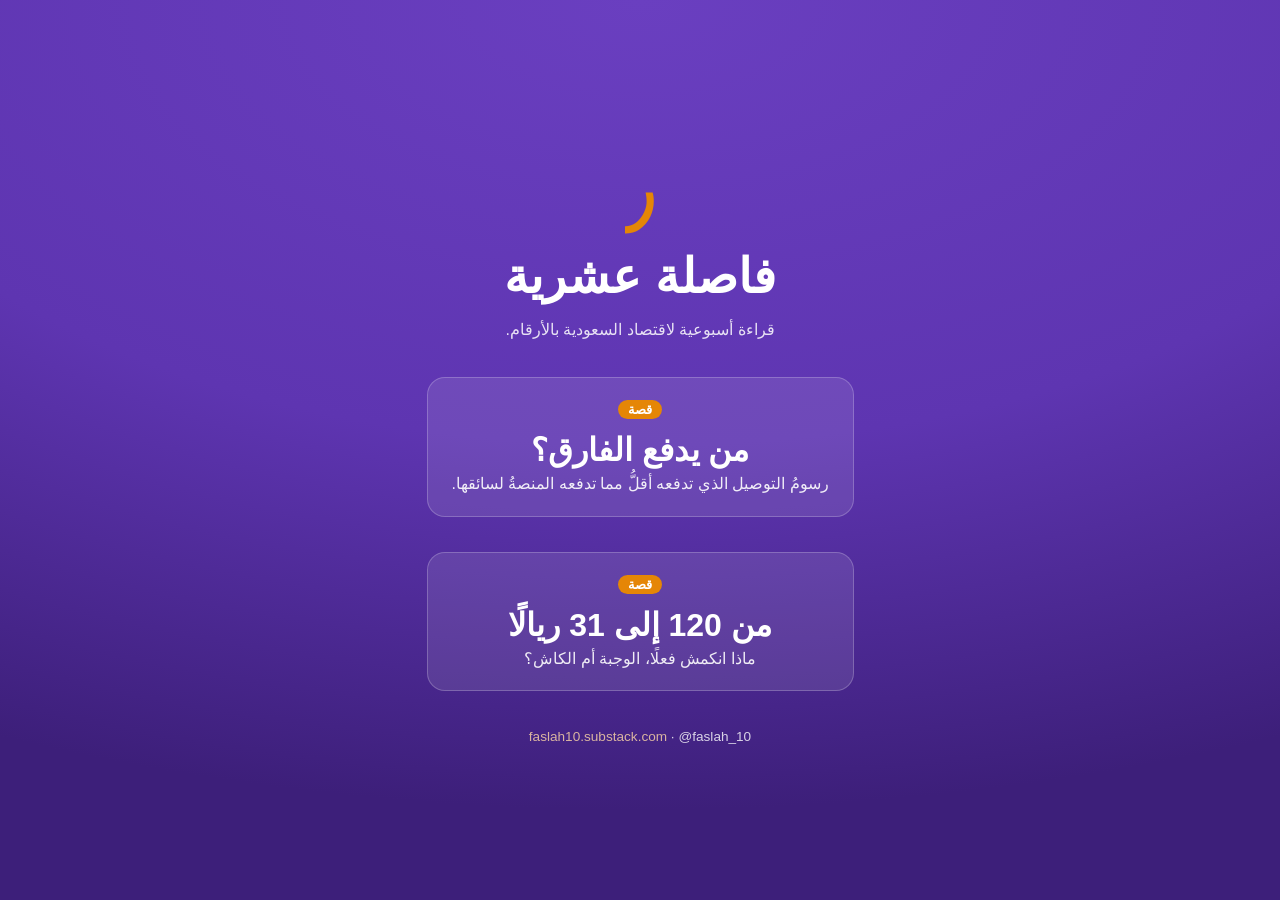
<file: index.html>
<!doctype html>
<html lang="ar" dir="rtl">
<head>
  <meta charset="utf-8">
  <meta name="viewport" content="width=device-width, initial-scale=1, viewport-fit=cover">
  <title>فاصلة عشرية · قصص</title>
  <meta name="description" content="فاصلة عشرية: قراءة أسبوعية لاقتصاد السعودية بالأرقام. كل رقم له مصدر.">
  <meta name="theme-color" content="#5E35B1">
  <link rel="canonical" href="https://faslah10.github.io/stories/">
  <style>
    :root{--purple:#5E35B1;--orange:#E58606;--ink:#1a1523}
    *{box-sizing:border-box}
    body{margin:0;min-height:100vh;display:flex;align-items:center;justify-content:center;
      direction:rtl;text-align:center;color:#fff;padding:8vh 6vw;
      font-family:"Tajawal","Noto Sans Arabic","Segoe UI",Tahoma,Arial,sans-serif;
      background:radial-gradient(120% 90% at 50% 0%,#6a3fc0 0%,var(--purple) 55%,#3d1f7a 100%)}
    main{max-width:34rem}
    .comma{font-size:clamp(3rem,16vw,6rem);color:var(--orange);line-height:1}
    h1{font-size:clamp(2rem,9vw,3rem);font-weight:800;margin:.2em 0 .1em}
    .tag{font-size:1rem;opacity:.85;margin-bottom:2.4em}
    .card{display:block;margin:2.2em auto 0;max-width:30rem;text-decoration:none;color:inherit;
      background:rgba(255,255,255,.10);border:1px solid rgba(255,255,255,.22);border-radius:18px;
      padding:1.4rem 1.5rem;transition:transform .15s ease,background .15s ease}
    .card:hover{transform:translateY(-3px);background:rgba(255,255,255,.16)}
    .card .kicker{display:inline-block;background:var(--orange);color:#fff;font-weight:800;
      font-size:.8rem;border-radius:999px;padding:.15em .8em;margin-bottom:.7em}
    .card h2{font-size:clamp(1.4rem,6vw,2rem);font-weight:800;margin:.1em 0}
    .card p{opacity:.9;margin:.3em 0 0}
    .foot{margin-top:2.8em;font-size:.85rem;opacity:.8}
    .foot a{color:#ffd9a8;text-decoration:none}
  </style>
</head>
<body>
  <main>
    <div class="comma" aria-hidden="true">٫</div>
    <h1>فاصلة عشرية</h1>
    <p class="tag">قراءة أسبوعية لاقتصاد السعودية بالأرقام.</p>
    <a class="card" href="delivery/">
      <span class="kicker">قصة</span>
      <h2>من يدفع الفارق؟</h2>
      <p>رسومُ التوصيل الذي تدفعه أقلُّ مما تدفعه المنصةُ لسائقها.</p>
    </a>
    <a class="card" href="food/">
      <span class="kicker">قصة</span>
      <h2>من 120 إلى 31 ريالًا</h2>
      <p>ماذا انكمش فعلًا، الوجبة أم الكاش؟</p>
    </a>
    <p class="foot"><a href="https://faslah10.substack.com">faslah10.substack.com</a> · @faslah_10</p>
  </main>
</body>
</html>
</file>
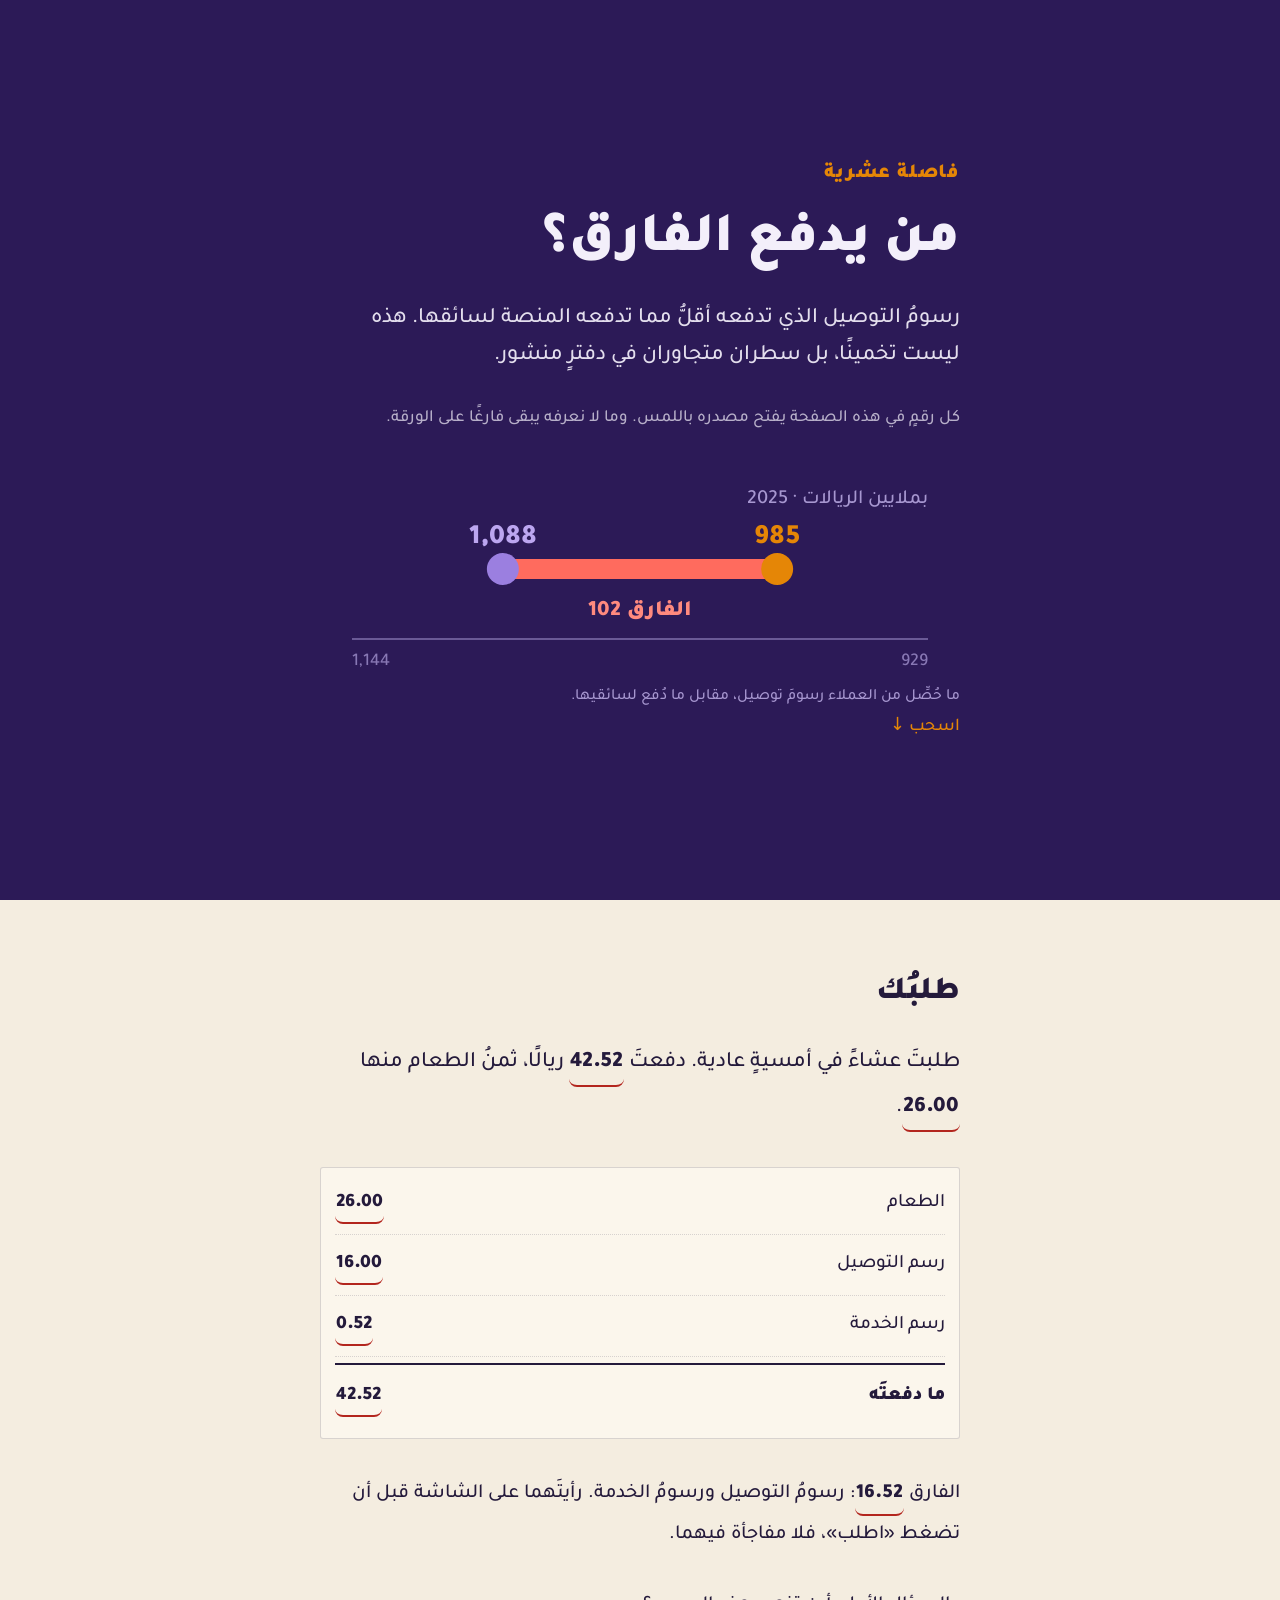
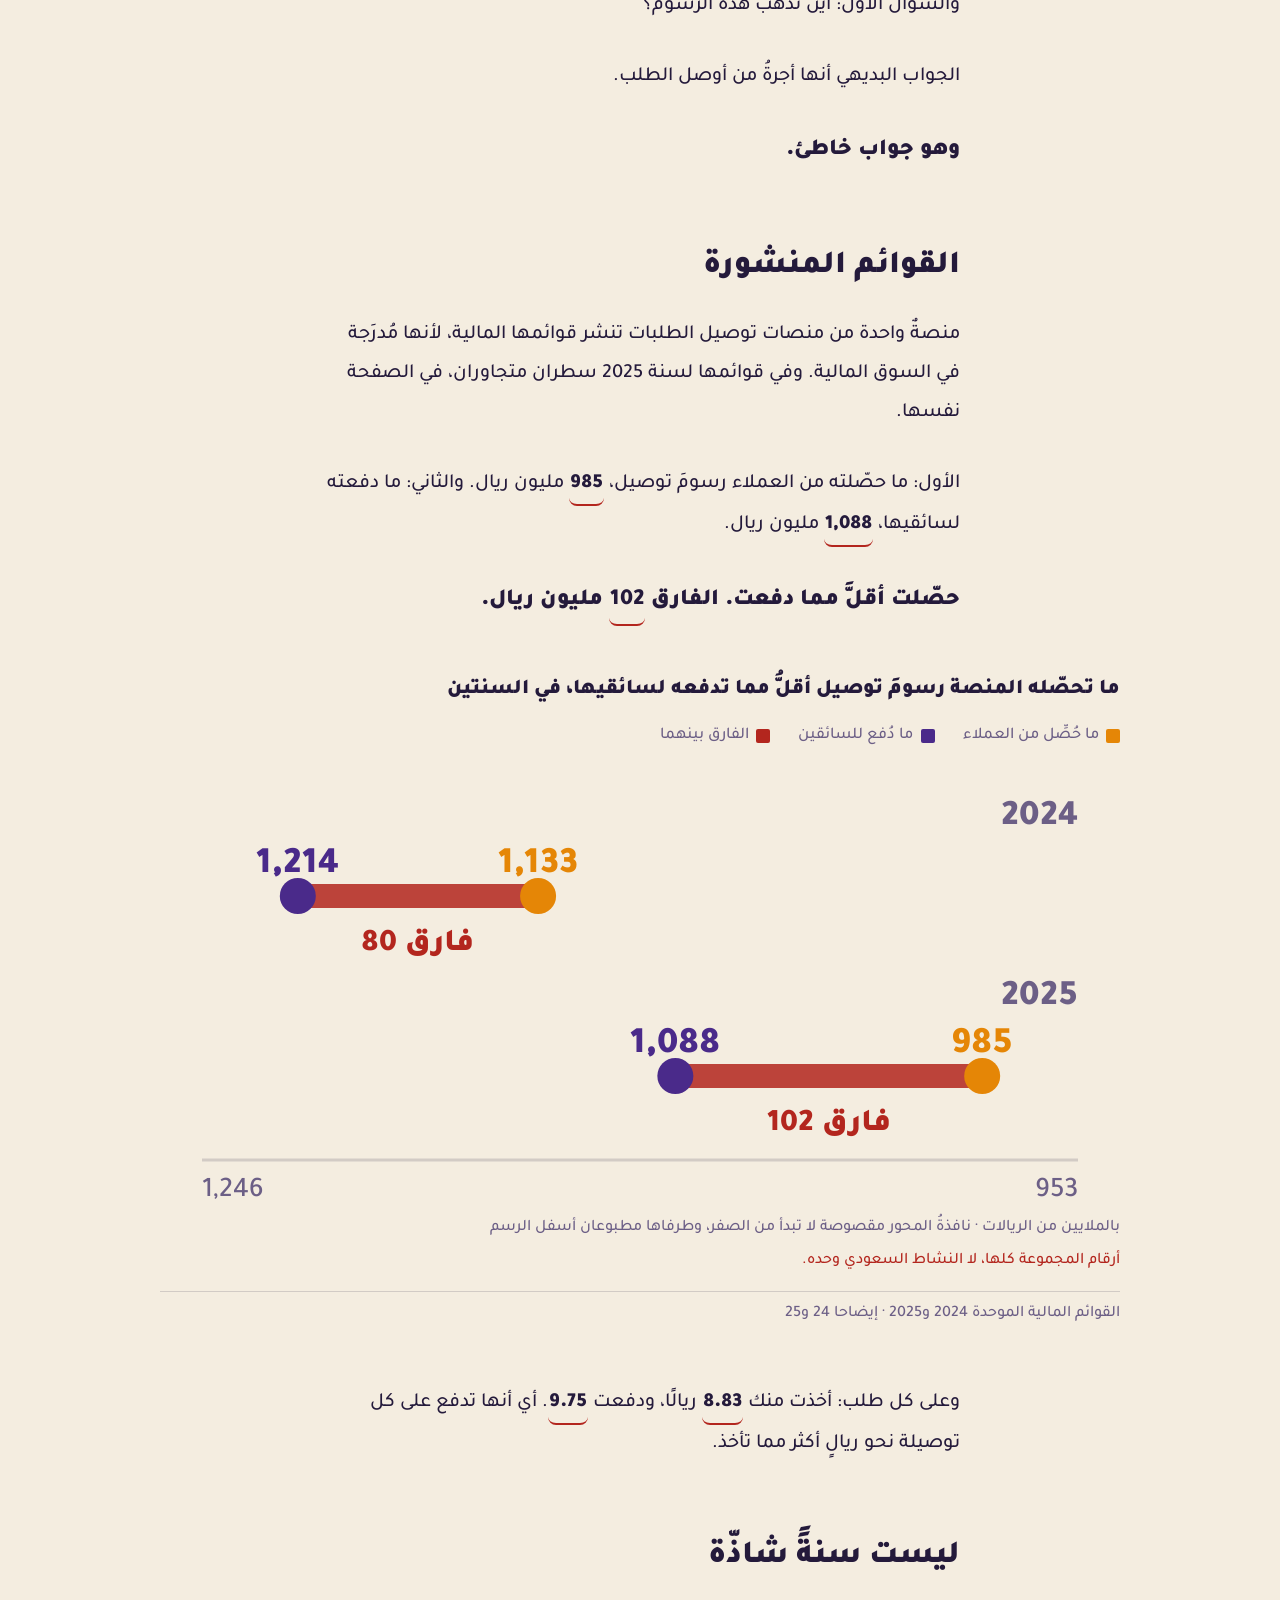
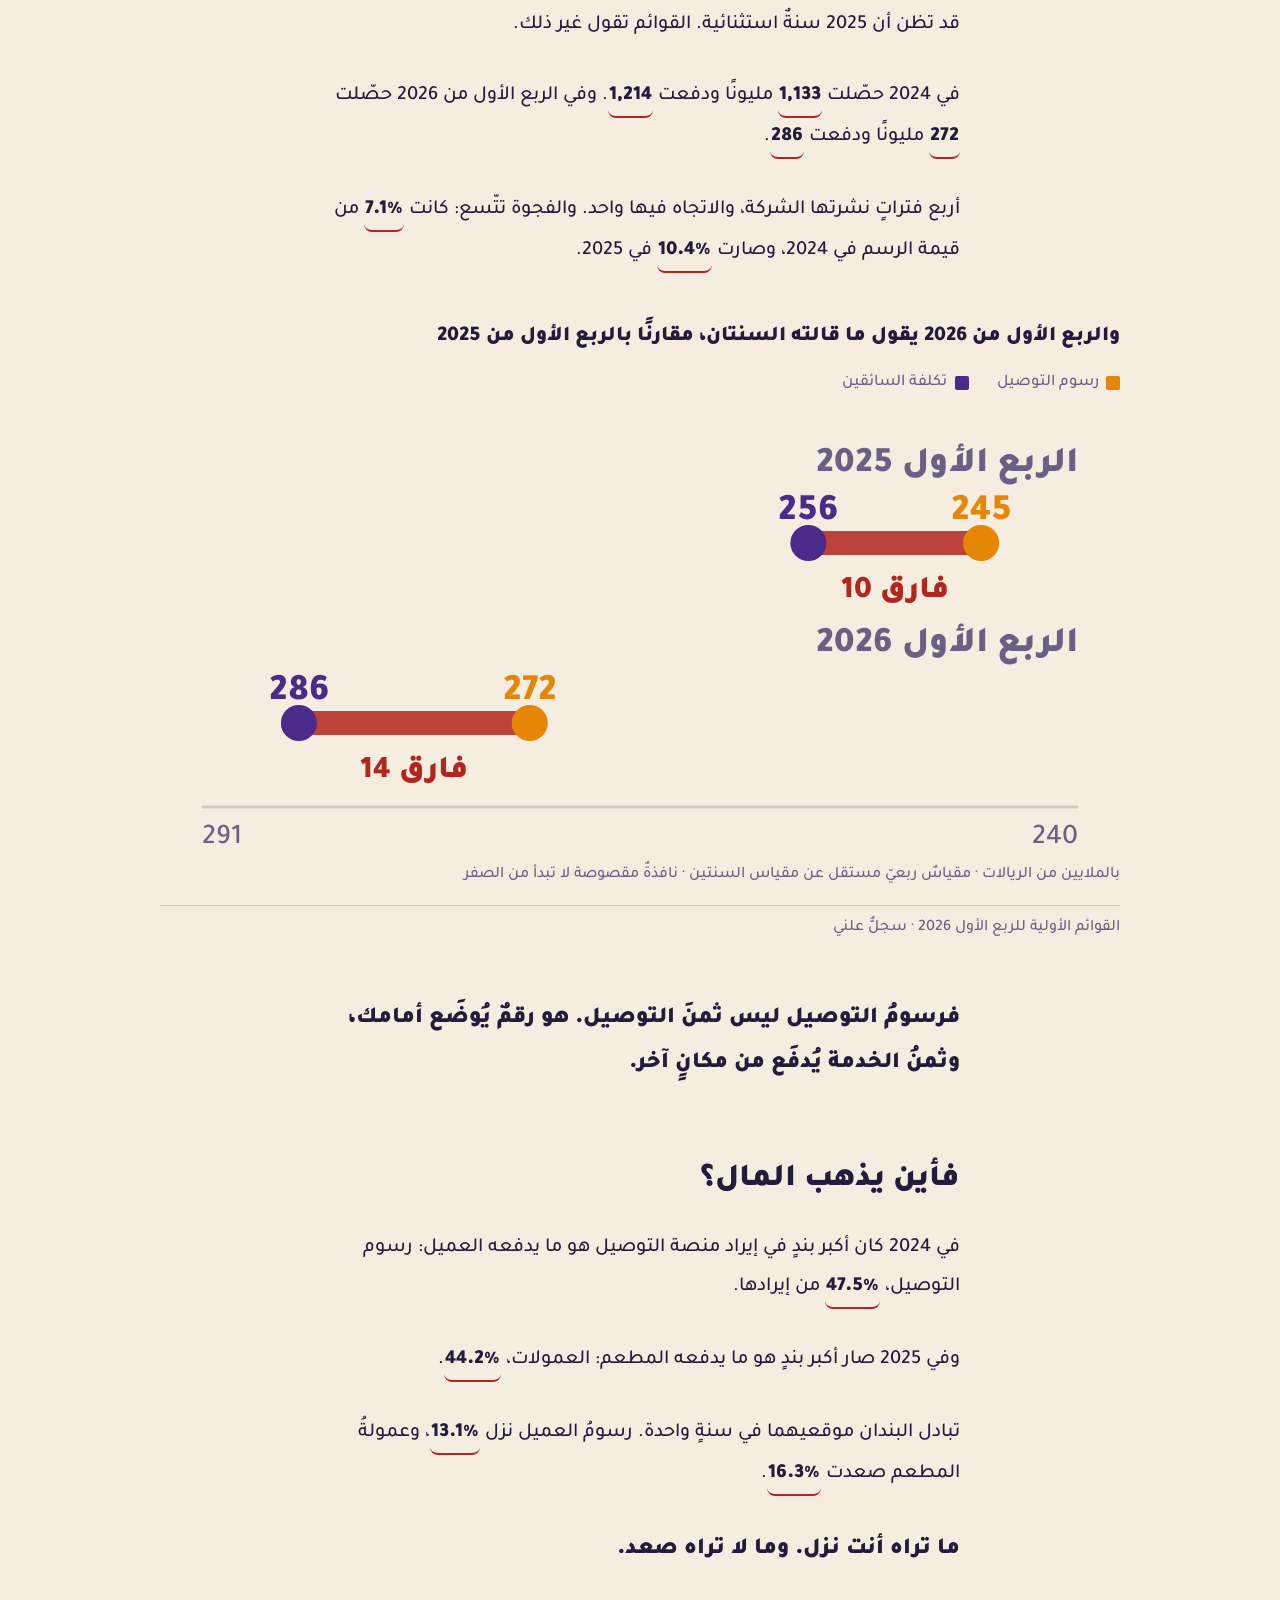
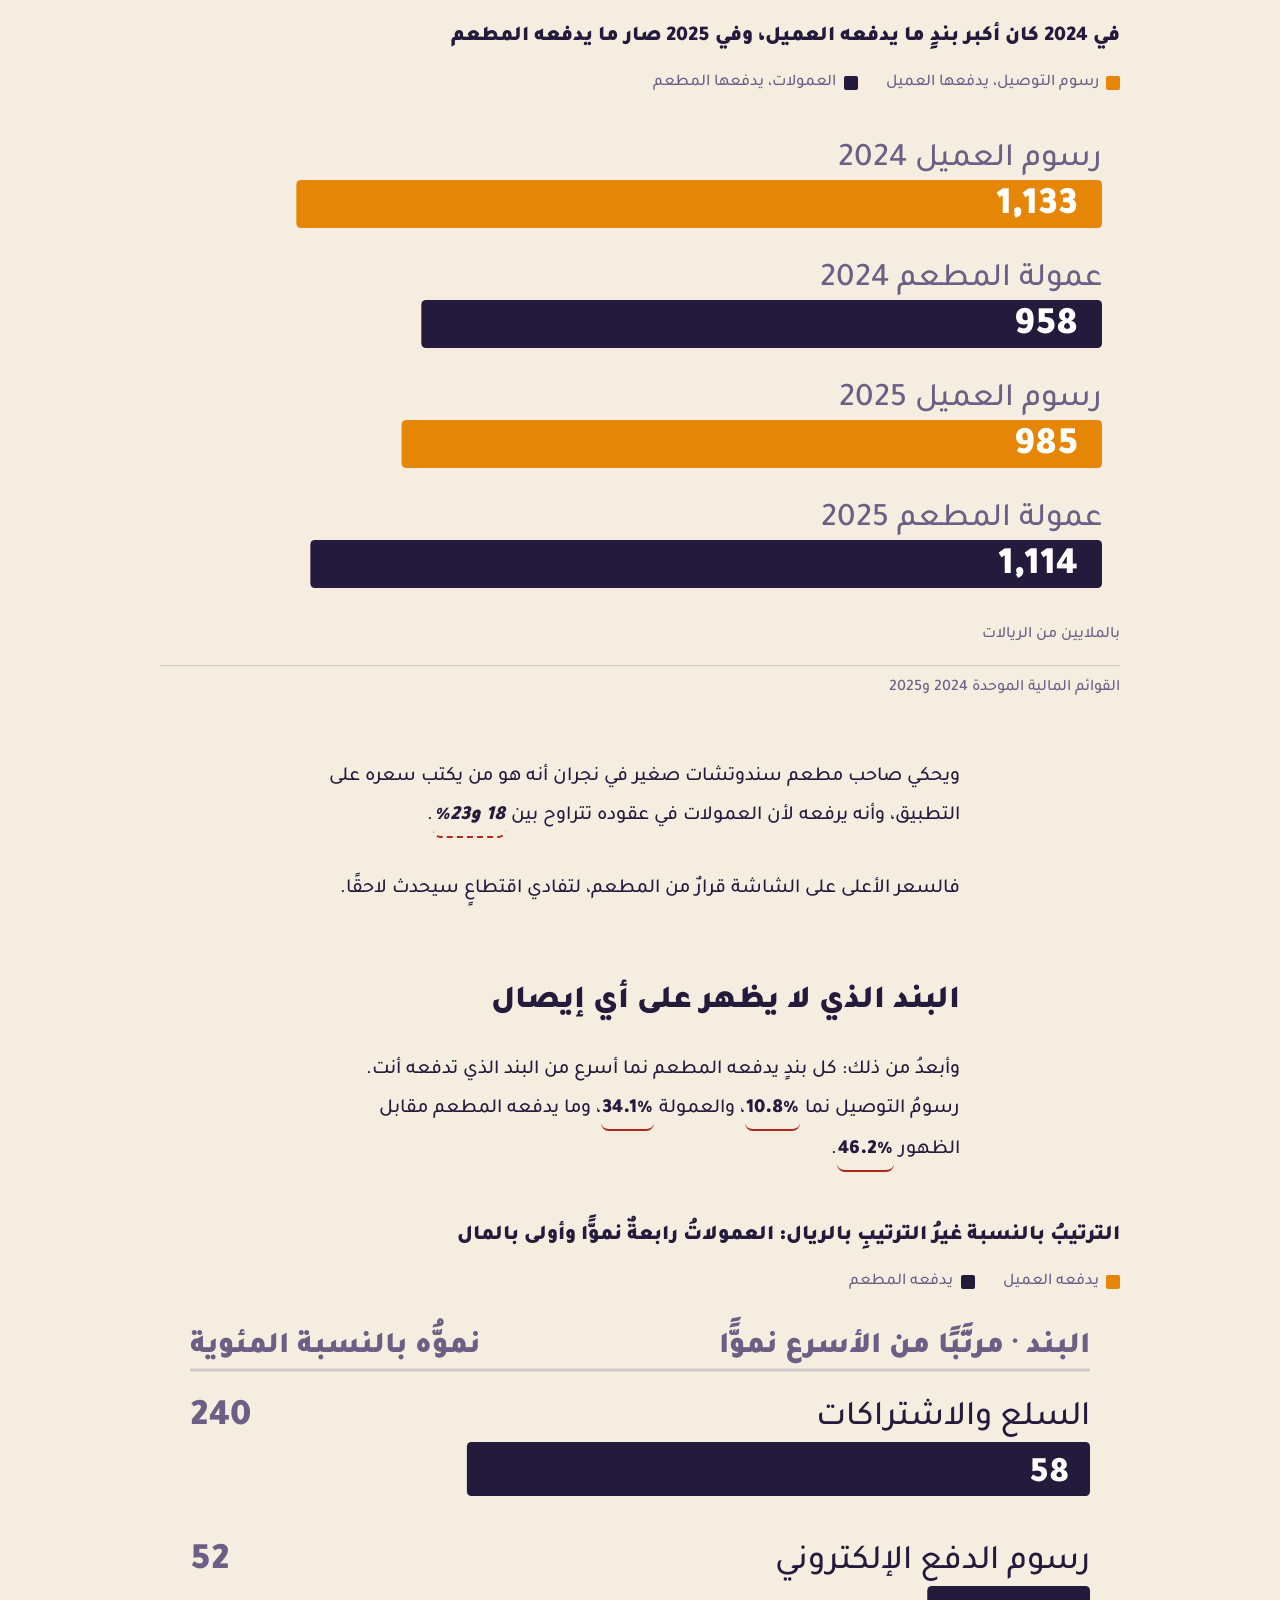
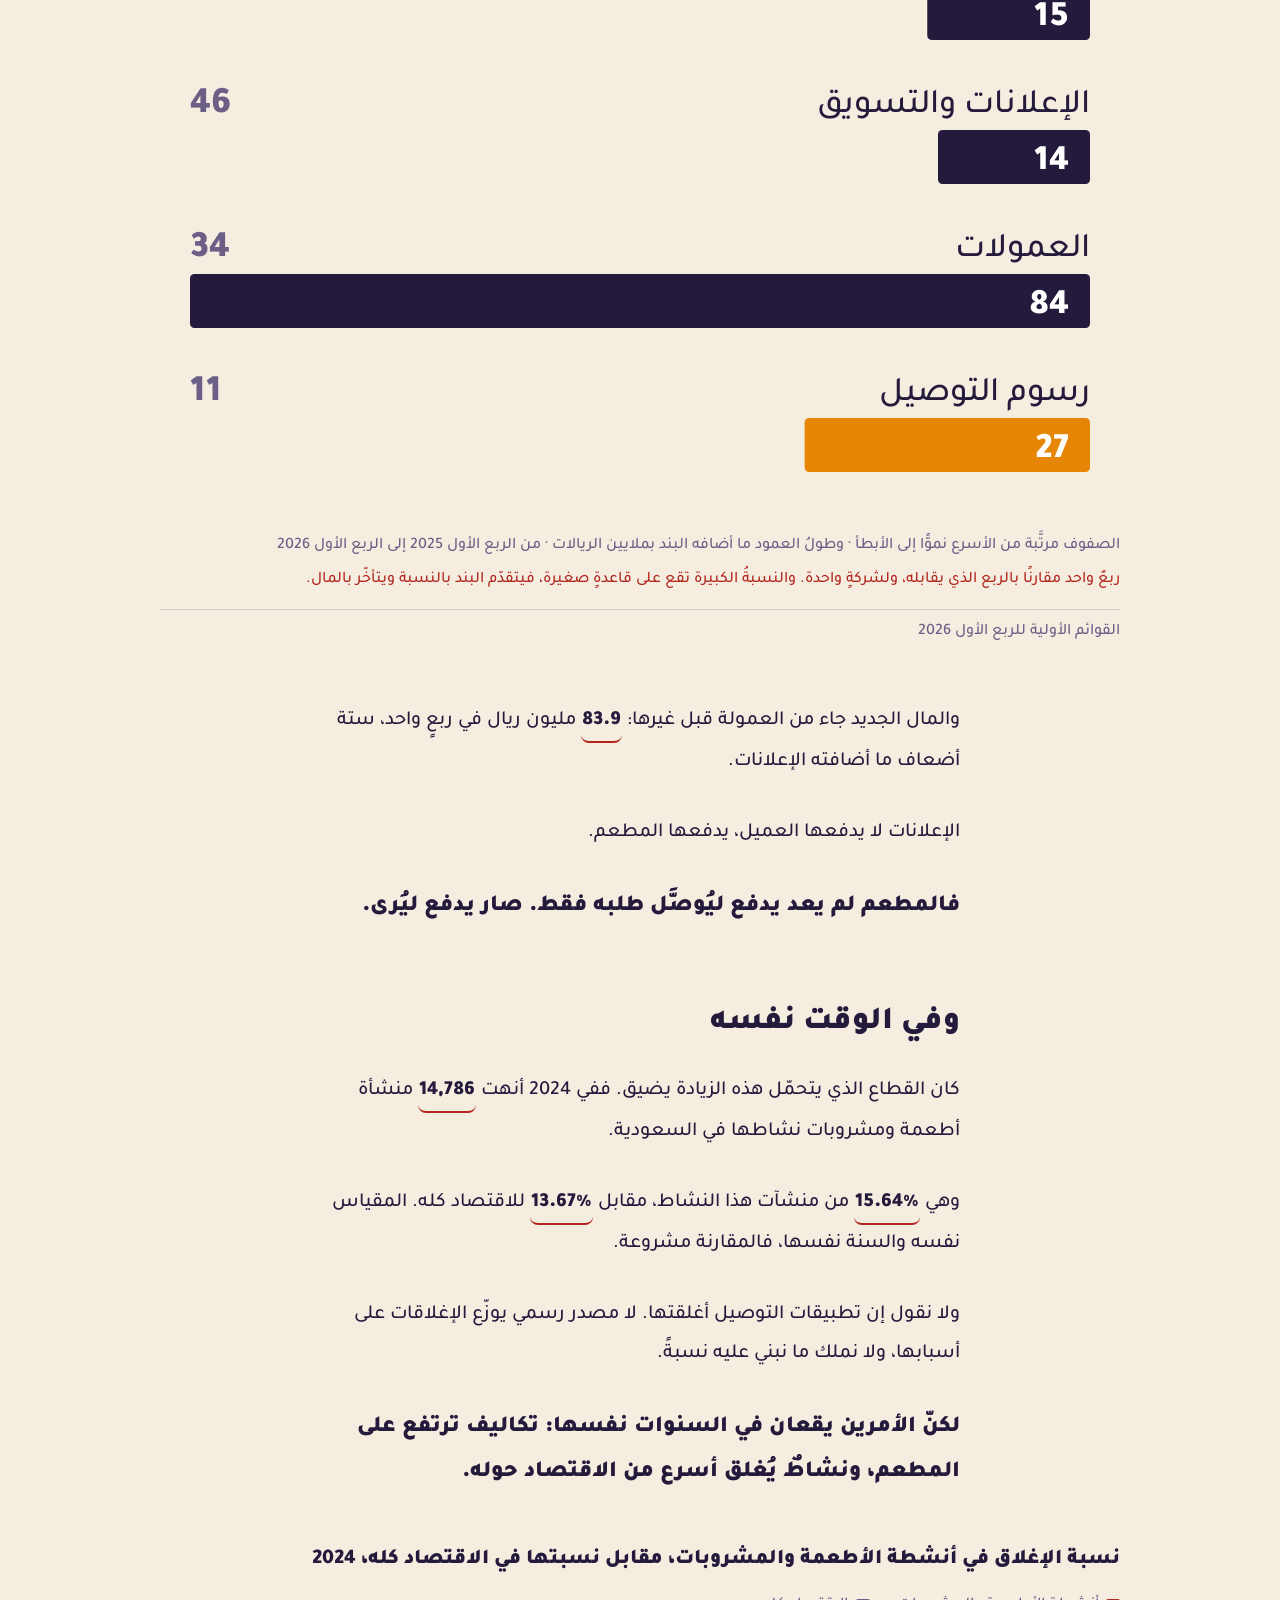
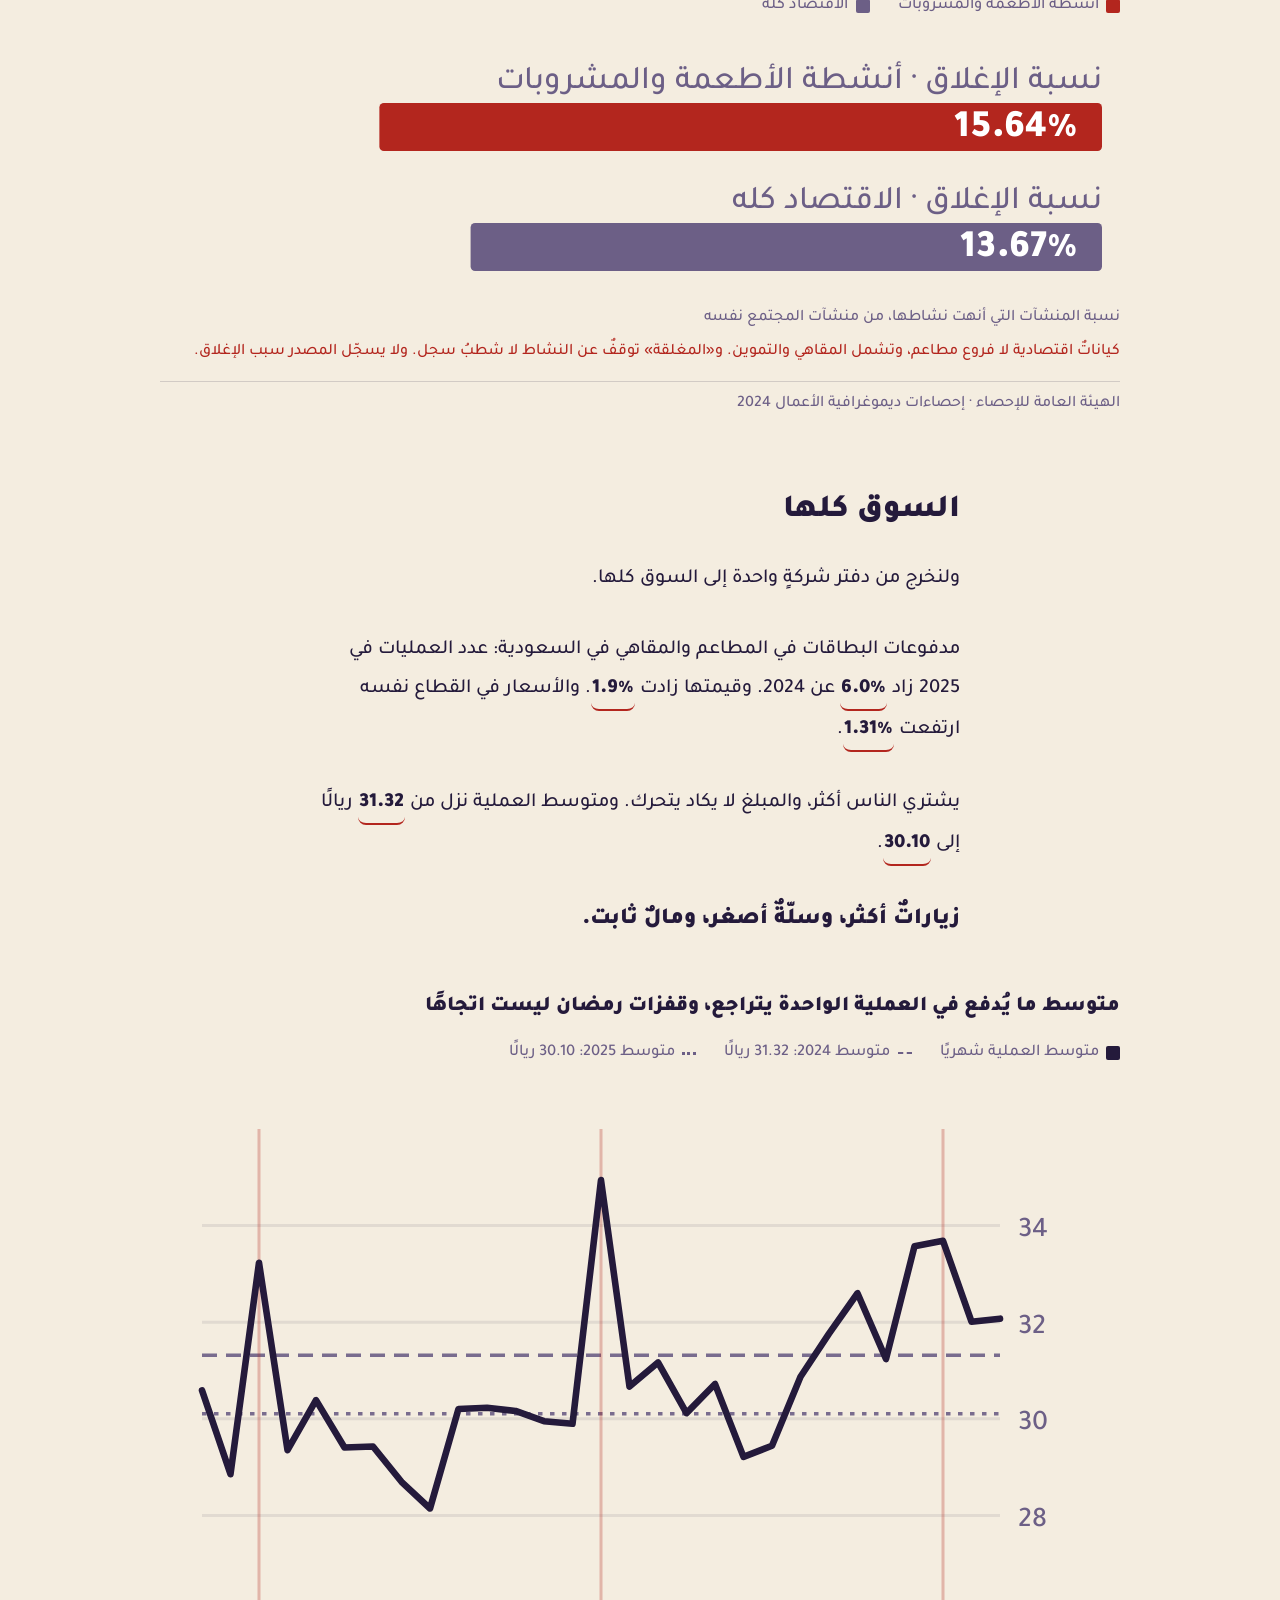
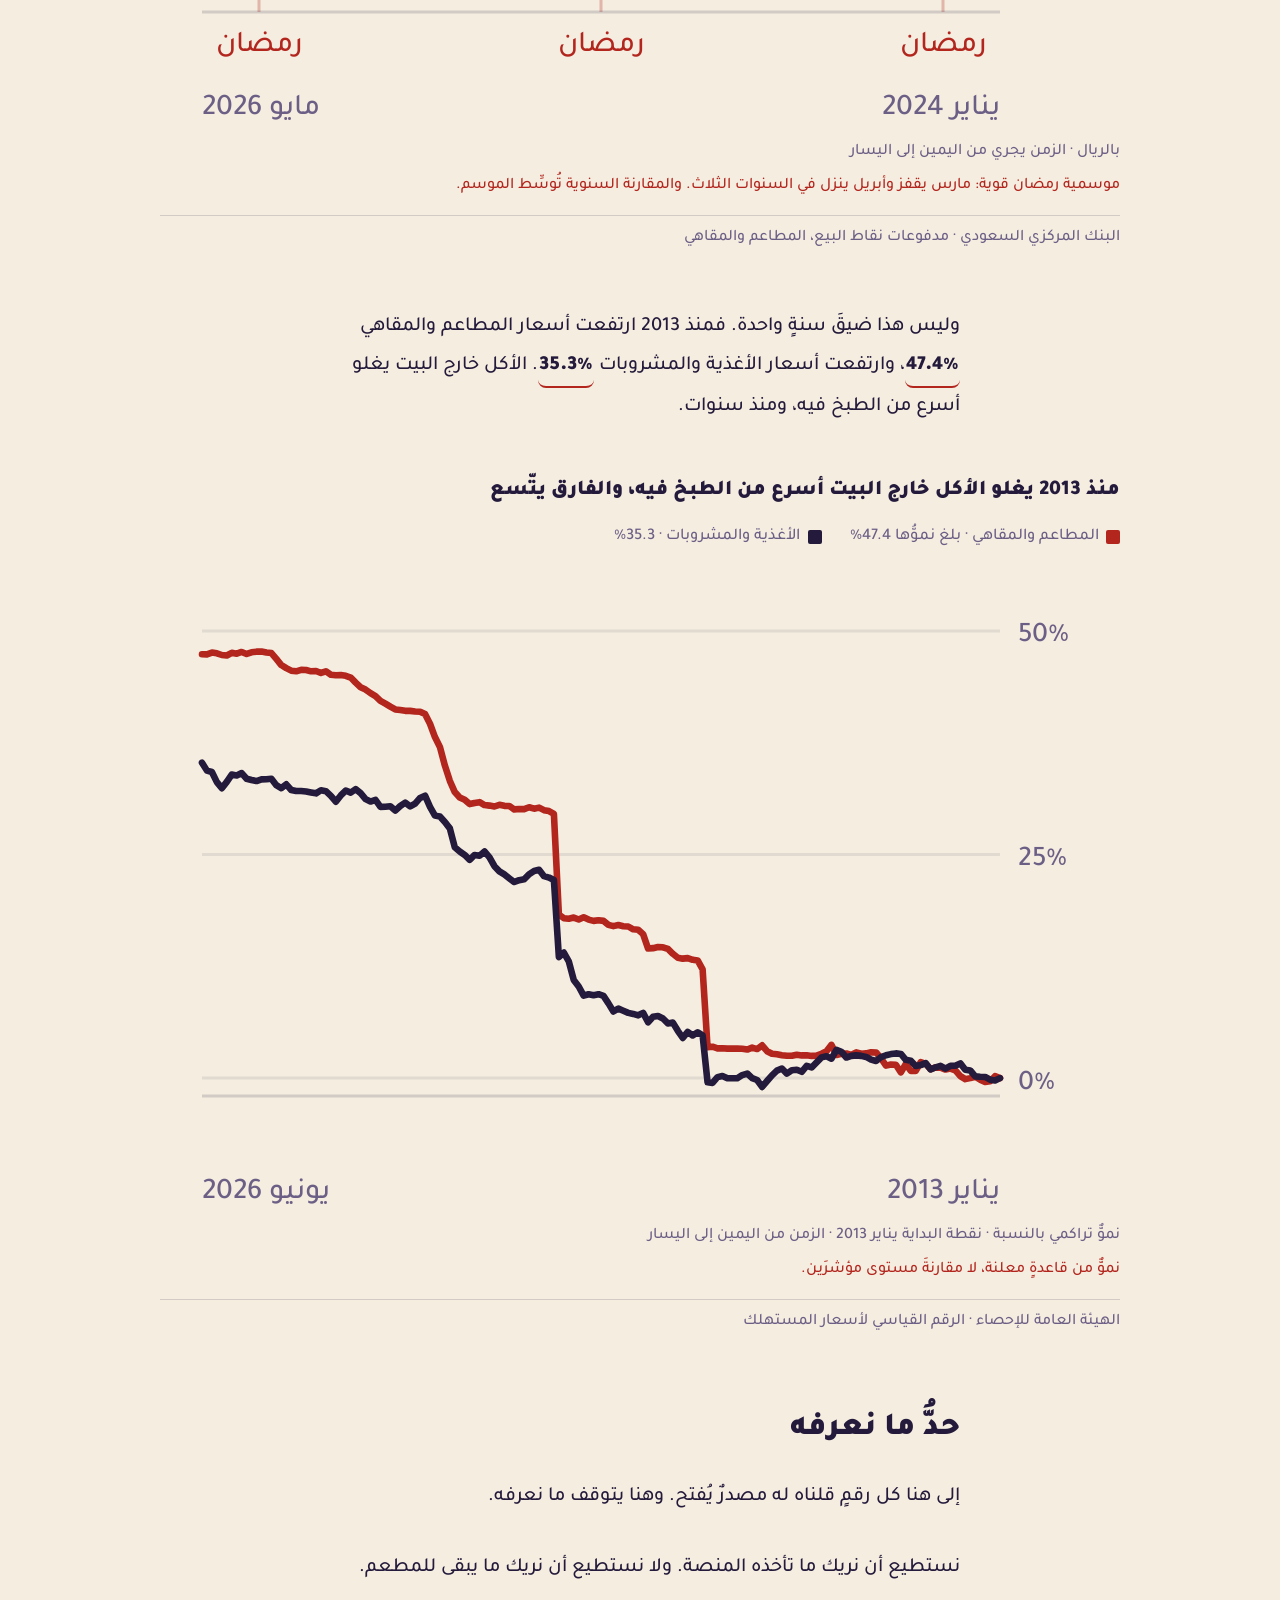
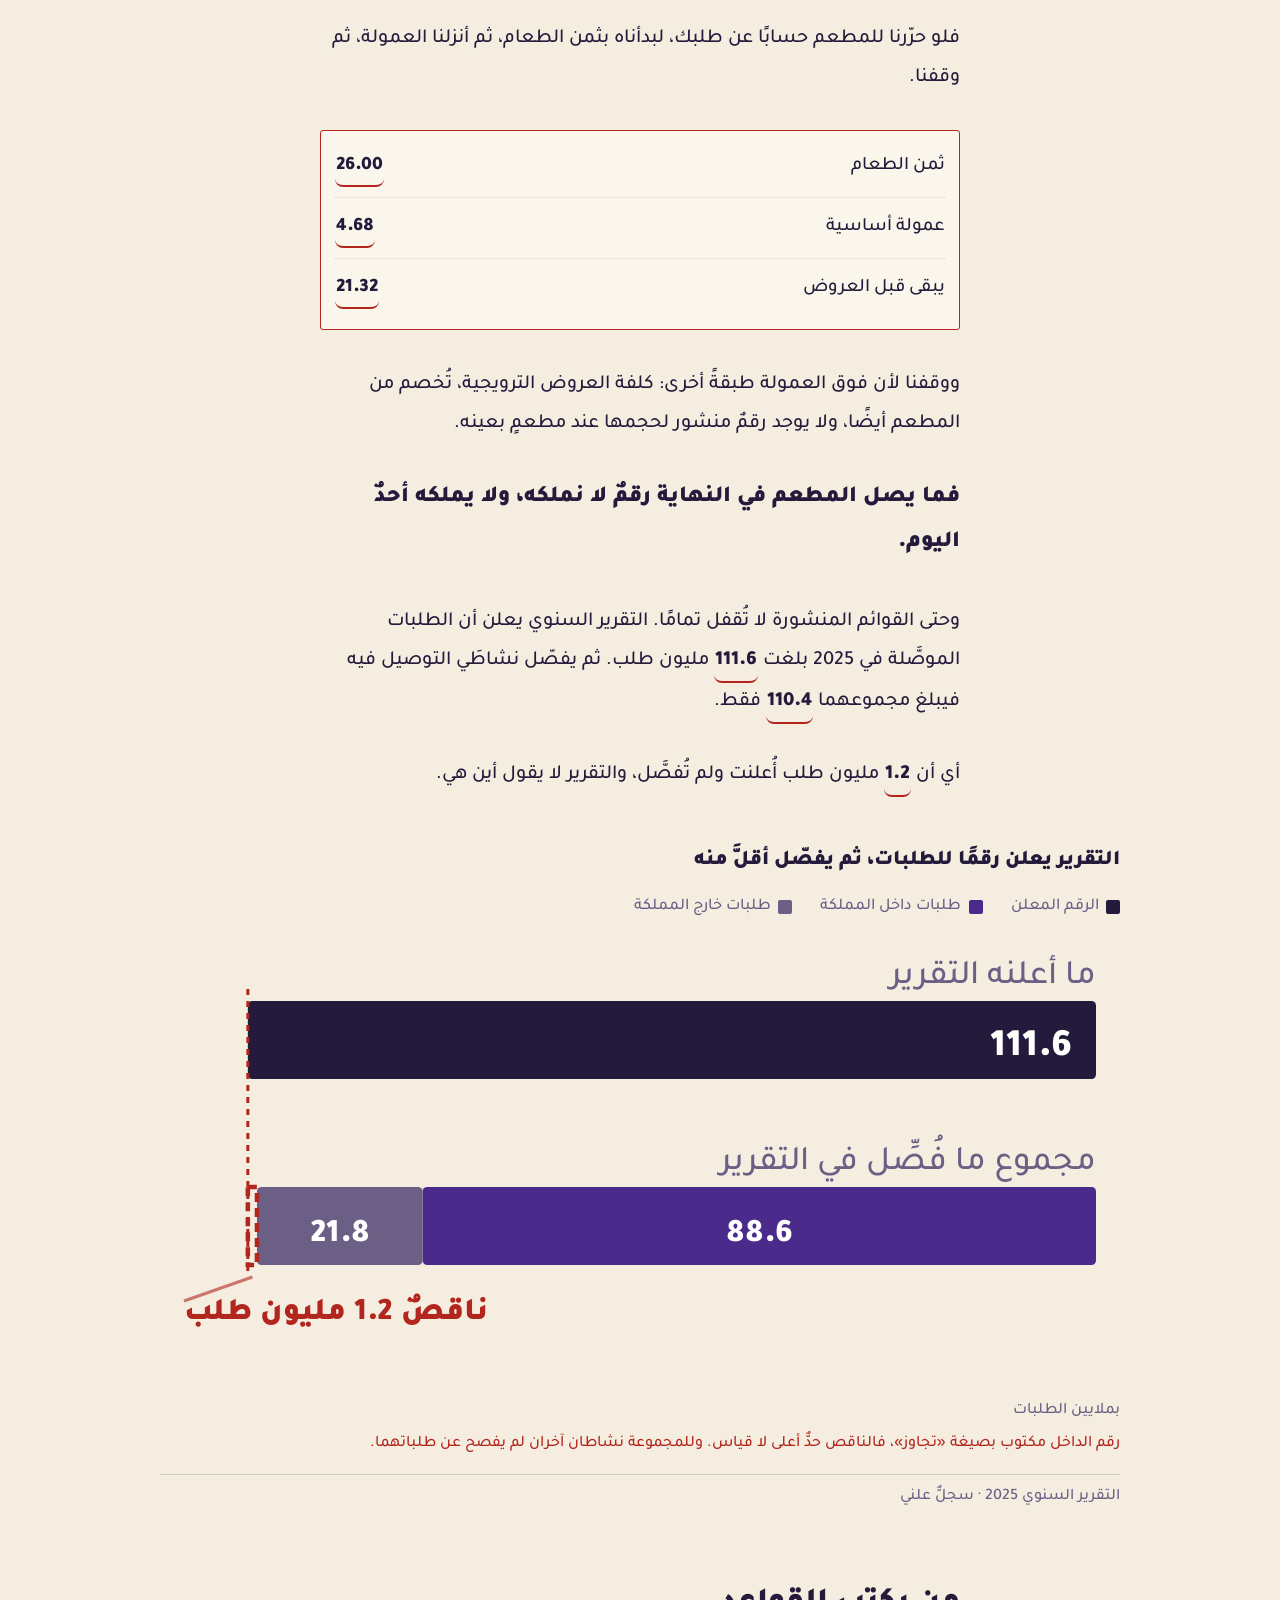
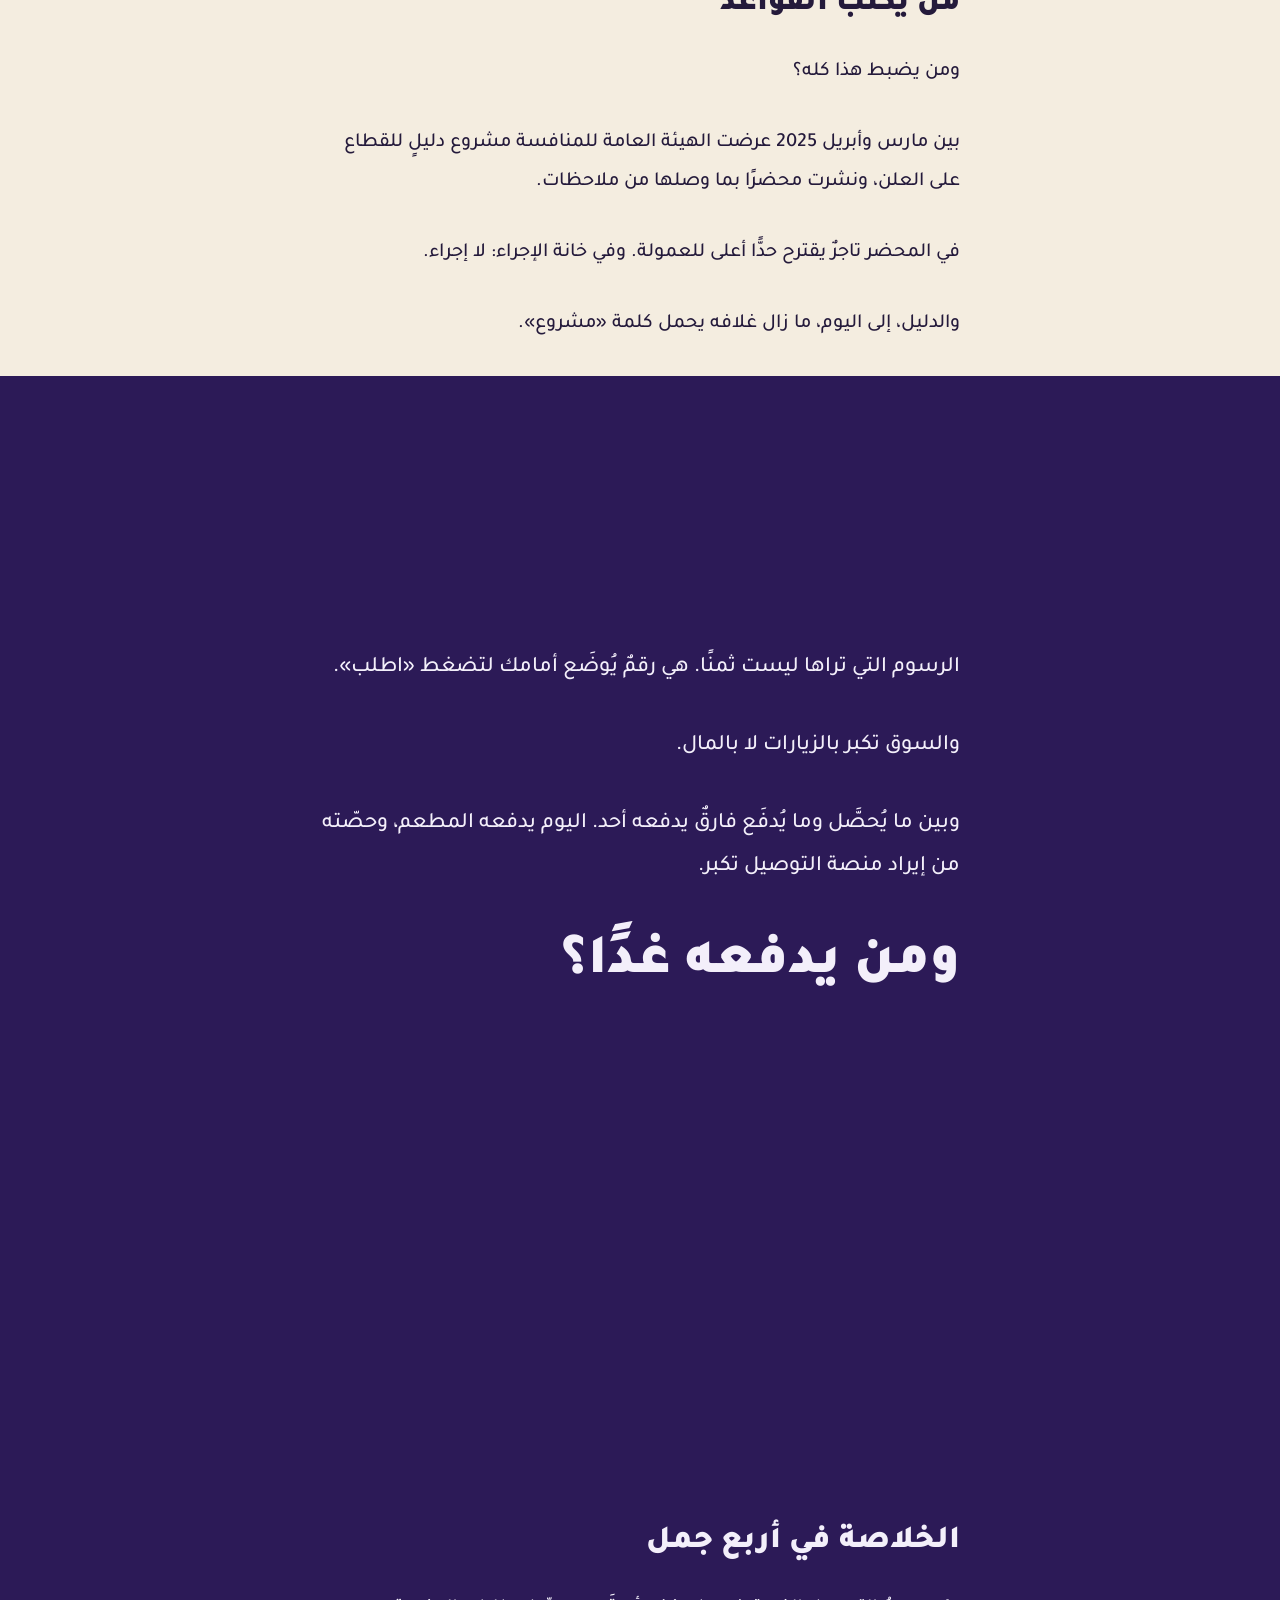
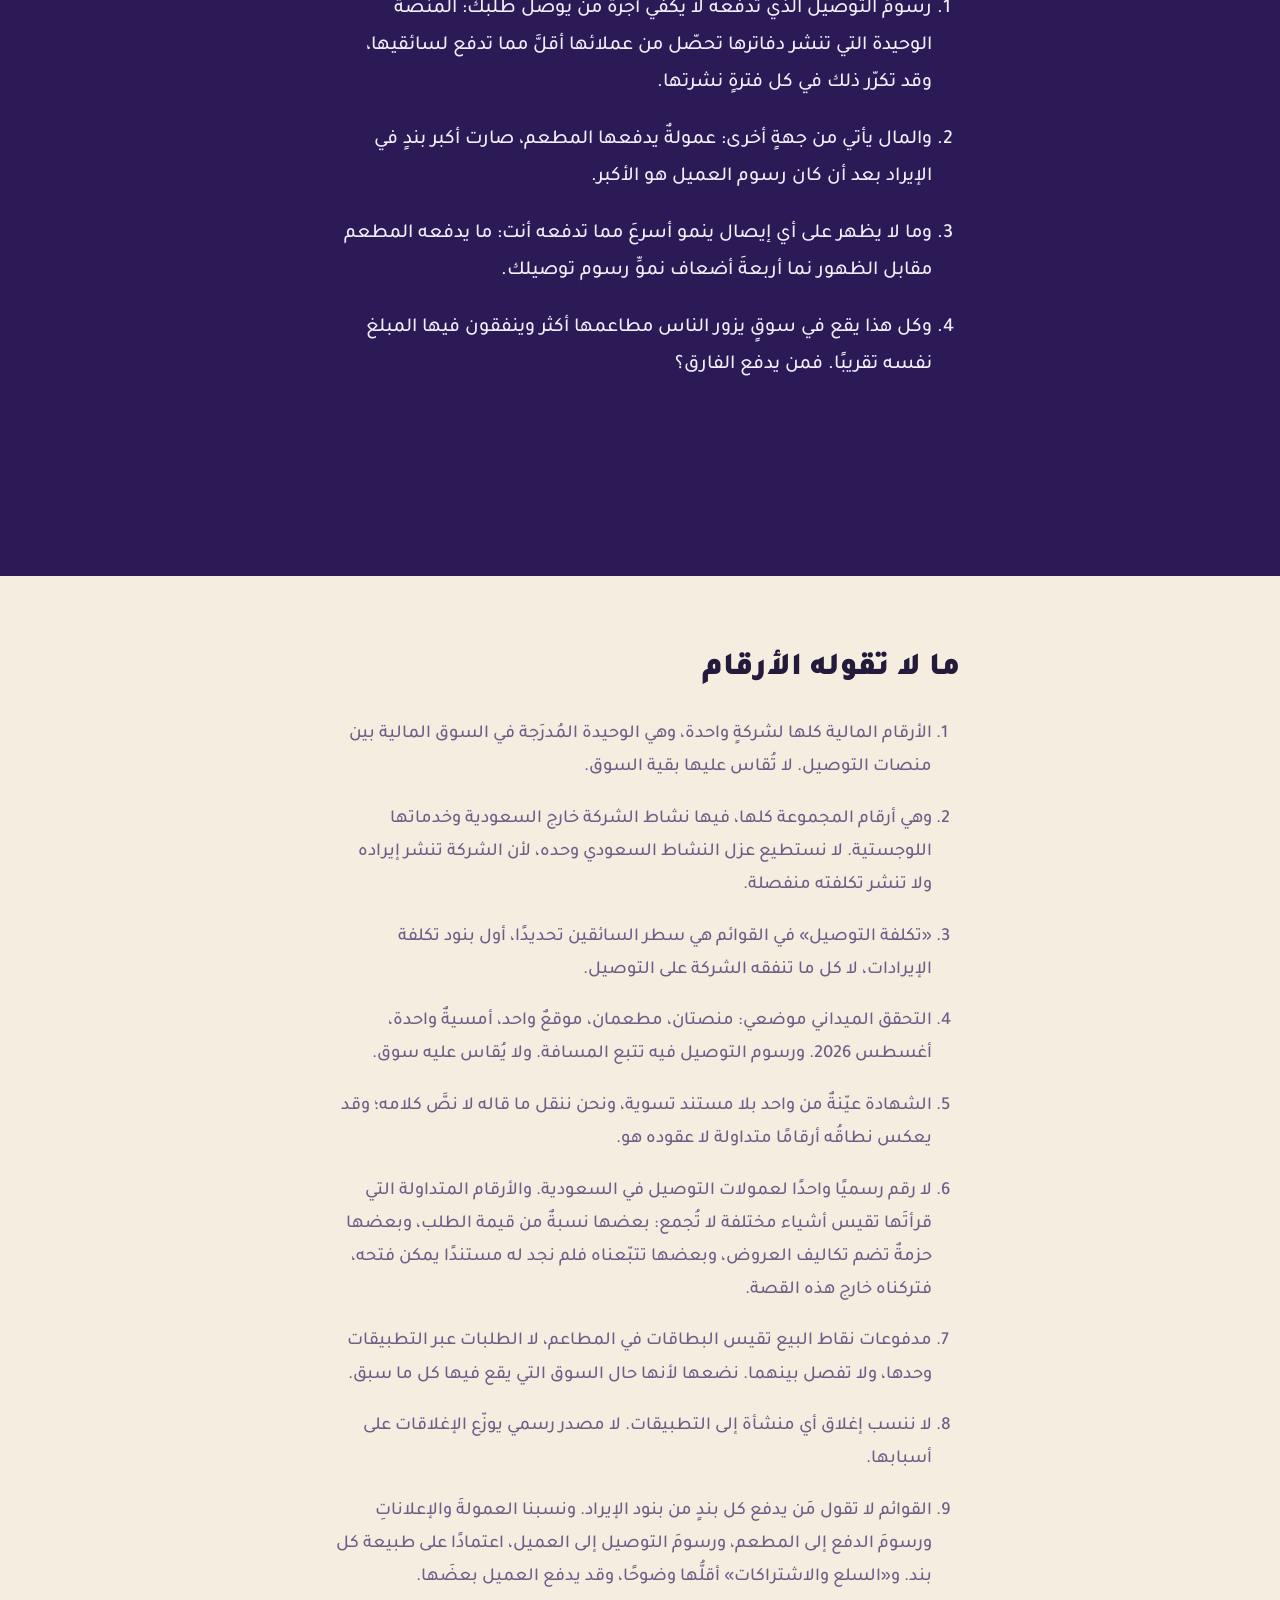
<file: delivery/index.html>
<!doctype html>
<html lang="en">

<head>
	<meta charset="utf-8" />
	<meta name="viewport" content="width=device-width, initial-scale=1.0" />
	<meta http-equiv="Content-Type" content="text/html; charset=utf-8" />
	<link href="./_app/immutable/entry/start.Cjwl7I9k.js" rel="modulepreload">
		<link href="./_app/immutable/chunks/CwaJ_zPQ.js" rel="modulepreload">
		<link href="./_app/immutable/chunks/DMSavKGU.js" rel="modulepreload">
		<link href="./_app/immutable/entry/app.tQxKfL6z.js" rel="modulepreload">
		<link href="./_app/immutable/chunks/Dj6f-nJM.js" rel="modulepreload">
		<link href="./_app/immutable/chunks/DEDqjojZ.js" rel="modulepreload">
		<link href="./_app/immutable/nodes/0.D9ct2cWp.js" rel="modulepreload">
		<link href="./_app/immutable/nodes/2.BxdCqggD.js" rel="modulepreload">
		<!--1uha8ag--><meta name="description" content="رسومُ التوصيل الذي تدفعه أقلُّ مما تدفعه المنصة لسائقها."/> <meta property="og:type" content="article"/> <meta property="og:site_name" content="فاصلة عشرية"/> <meta property="og:title" content="من يدفع الفارق؟"/> <meta property="og:description" content="رسومُ التوصيل الذي تدفعه أقلُّ مما تدفعه المنصة لسائقها. سطران متجاوران في دفترٍ منشور."/> <meta property="og:image" content="assets/og-cover.png"/> <meta property="og:image:width" content="1200"/> <meta property="og:image:height" content="630"/> <meta property="og:locale" content="ar_SA"/> <meta name="twitter:card" content="summary_large_image"/> <meta name="twitter:title" content="من يدفع الفارق؟"/> <meta name="twitter:description" content="رسومُ التوصيل الذي تدفعه أقلُّ مما تدفعه المنصة لسائقها."/> <meta name="twitter:image" content="assets/og-cover.png"/><!----><title>من يدفع الفارق؟ · فاصلة عشرية</title>
		<link href="./_app/immutable/assets/0.CqxjcX8u.css" rel="stylesheet">
		<link href="./_app/immutable/assets/2.65MwUub4.css" rel="stylesheet">
</head>

<body>
	<a href="#content" class="skip-to-main">Skip to main content</a>
	<div><!--[--><!--[0--><!--[--><a class="skip svelte-12qhfyh" href="#content">تجاوز إلى المقال</a> <div id="content"><!--[--><main dir="rtl" lang="ar"><header class="plate dark"><div class="col"><p class="brand svelte-1uha8ag">فاصلة عشرية</p> <h1>من يدفع الفارق؟</h1> <p class="stand svelte-1uha8ag">رسومُ التوصيل الذي تدفعه أقلُّ مما تدفعه المنصة لسائقها. هذه ليست
      تخمينًا، بل سطران متجاوران في دفترٍ منشور.</p> <p class="promise svelte-1uha8ag">كل رقمٍ في هذه الصفحة يفتح مصدره باللمس. وما لا نعرفه يبقى فارغًا على الورقة.</p> <figure class="hero svelte-1o2wub"><svg viewBox="0 0 320 96" width="100%" role="img" aria-label="في 2025 حصّلت المنصة من العملاء 985 مليون ريال رسومَ توصيل، ودفعت لسائقيها 1,088. الفارق 102 مليونًا." class="svelte-1o2wub"><text x="304" y="12" class="cap svelte-1o2wub">2025 · بملايين الريالات</text><g data-marks="x" data-domain-max="214.86758999999995" data-span="288"><rect data-value="102.31790000000001" x="91.42857142857133" y="40" width="137.1428571428572" height="10" fill="#FF6B5E"></rect></g><text x="228.57142857142853" y="32" class="v svelte-1o2wub" fill="#E58606">985</text><text x="91.42857142857133" y="32" class="v svelte-1o2wub" fill="#BCA6F0">1,088</text><circle cx="228.57142857142853" cy="45" r="8" fill="#E58606"></circle><circle cx="91.42857142857133" cy="45" r="8" fill="#9B7FE0"></circle><text x="159.99999999999994" y="68" class="gap svelte-1o2wub">الفارق 102</text><line x1="16" x2="304" y1="80" y2="80" stroke="#6A5A96" stroke-width="1"></line><text x="304" y="93" class="ax e svelte-1o2wub" data-axis-tick="">929</text><text x="16" y="93" class="ax s svelte-1o2wub" data-axis-tick="">1,144</text></svg> <figcaption class="svelte-1o2wub">ما حُصِّل من العملاء رسومَ توصيل، مقابل ما دُفع لسائقيها.</figcaption></figure><!----> <p class="cue svelte-1uha8ag" aria-hidden="true">اسحب ↓</p></div></header> <section class="scenewrap svelte-1uha8ag" data-scene="1"><section class="col"><h2>طلبُك</h2> <p class="beat lead">طلبتَ عشاءً في أمسيةٍ عادية. دفعتَ <button class="fig" type="button" aria-label="ما دفعتَه. اضغط لفتح المصدر">42.52</button><span class="sr cite svelte-144j0ve">cell://field-study-002/order-total/2026-08/platform=المنصة الأولى;restaurant=مطعم-2</span><!----> ريالًا، ثمنُ
    الطعام منها <button class="fig" type="button" aria-label="ثمن الطعام. اضغط لفتح المصدر">26.00</button><span class="sr cite svelte-144j0ve">cell://field-study-002/basket-items-total/2026-08/platform=المنصة الأولى;restaurant=مطعم-2</span><!---->.</p> <div class="receipt svelte-1uha8ag"><!--[--><div class="row svelte-1uha8ag"><span>الطعام</span><b><button class="fig" type="button" aria-label="ثمن الطعام. اضغط لفتح المصدر">26.00</button><span class="sr cite svelte-144j0ve">cell://field-study-002/basket-items-total/2026-08/platform=المنصة الأولى;restaurant=مطعم-2</span><!----></b></div><div class="row svelte-1uha8ag"><span>رسم التوصيل</span><b><button class="fig" type="button" aria-label="رسم التوصيل. اضغط لفتح المصدر">16.00</button><span class="sr cite svelte-144j0ve">cell://field-study-002/delivery-fee/2026-08/platform=المنصة الأولى;restaurant=مطعم-2</span><!----></b></div><div class="row svelte-1uha8ag"><span>رسم الخدمة</span><b><button class="fig" type="button" aria-label="رسم الخدمة. اضغط لفتح المصدر">0.52</button><span class="sr cite svelte-144j0ve">cell://field-study-002/service-fee/2026-08/platform=المنصة الأولى;restaurant=مطعم-2</span><!----></b></div><div class="row svelte-1uha8ag total"><span>ما دفعتَه</span><b><button class="fig" type="button" aria-label="ما دفعتَه. اضغط لفتح المصدر">42.52</button><span class="sr cite svelte-144j0ve">cell://field-study-002/order-total/2026-08/platform=المنصة الأولى;restaurant=مطعم-2</span><!----></b></div><!--]--></div> <p class="beat">الفارق <button class="fig" type="button" aria-label="طبقة الرسوم كاملةً. اضغط لفتح المصدر">16.52</button><span class="sr cite svelte-144j0ve">cell://field-study-002/delivery-fee/2026-08/platform=المنصة الأولى;restaurant=مطعم-2 · cell://field-study-002/service-fee/2026-08/platform=المنصة الأولى;restaurant=مطعم-2</span><!---->: رسومُ التوصيل ورسومُ الخدمة. رأيتَهما على
    الشاشة قبل أن تضغط «اطلب»، فلا مفاجأة فيهما.</p> <p class="beat">والسؤال الأول: أين تذهب هذه الرسوم؟</p> <p class="beat">الجواب البديهي أنها أجرةُ من أوصل الطلب.</p> <p class="beat big svelte-1uha8ag">وهو جواب خاطئ.</p></section></section> <section class="scenewrap scene svelte-1uha8ag" data-scene="2"><section class="col"><h2>القوائم المنشورة</h2> <p class="beat">منصةٌ واحدة من منصات توصيل الطلبات تنشر قوائمها المالية، لأنها مُدرَجة في السوق المالية.
    وفي قوائمها لسنة 2025 سطران متجاوران، في الصفحة نفسها.</p> <p class="beat">الأول: ما حصّلته من العملاء رسومَ توصيل، <button class="fig" type="button" aria-label="رسوم التوصيل بالملايين، 2025. اضغط لفتح المصدر">985</button><span class="sr cite svelte-144j0ve">cell://jahez-filings/delivery-fee-revenue/2025</span><!----> مليون ريال.
    والثاني: ما دفعته لسائقيها، <button class="fig" type="button" aria-label="تكلفة السائقين بالملايين، 2025. اضغط لفتح المصدر">1,088</button><span class="sr cite svelte-144j0ve">cell://jahez-filings/cost-of-delivery/2025</span><!----> مليون ريال.</p> <p class="beat big svelte-1uha8ag">حصّلت أقلَّ مما دفعت. الفارق <button class="fig" type="button" aria-label="الفارق بالملايين، 2025. اضغط لفتح المصدر">102</button><span class="sr cite svelte-144j0ve">cell://jahez-filings/cost-of-delivery/2025 · cell://jahez-filings/delivery-fee-revenue/2025</span><!----> مليون ريال.</p></section> <figure class="chart wide svelte-17cch6k"><figcaption class="scene-title takeaway svelte-17cch6k">ما تحصّله المنصة رسومَ توصيل أقلُّ مما تدفعه لسائقيها، في السنتين</figcaption> <!--[0--><div class="chart-legend legend svelte-17cch6k"><!--[--><span class="svelte-17cch6k"><i class="svelte-17cch6k" style="background: #E58606; border-top-color: #E58606;"></i>ما حُصِّل من العملاء</span><span class="svelte-17cch6k"><i class="svelte-17cch6k" style="background: #4A2A8A; border-top-color: #4A2A8A;"></i>ما دُفع للسائقين</span><span class="svelte-17cch6k"><i class="svelte-17cch6k" style="background: #B3261E; border-top-color: #B3261E;"></i>الفارق بينهما</span><!--]--></div><!--]--> <div class="plot svelte-17cch6k" role="img" aria-label="أربعة أعمدة: في 2024 حصّلت المنصة 1,133 مليونًا ودفعت 1,214، وفي 2025 حصّلت 985 ودفعت 1,088. عمود التكلفة أطول في السنتين."><svg viewBox="0 0 320 146" width="100%" aria-hidden="true" class="svelte-1bl0e0f"><g data-marks="x" data-domain-max="292.1109900800003" data-span="292"><!--[--><rect data-value="80.12291200000004" x="45.937500000000114" y="38" width="80.09246861130623" height="8" fill="var(--c-gap)" opacity=".85"></rect><rect data-value="102.3179070000001" x="171.7834695677055" y="98" width="102.27903043229449" height="8" fill="var(--c-gap)" opacity=".85"></rect><!--]--></g><!--[--><text x="306" y="18" class="lbl svelte-1bl0e0f">2024</text><text x="126.02996861130634" y="34" class="v svelte-1bl0e0f" fill="#E58606">1,133</text><text x="45.937500000000114" y="34" class="v svelte-1bl0e0f" fill="#4A2A8A">1,214</text><circle cx="126.02996861130634" cy="42" r="6" fill="#E58606"></circle><circle cx="45.937500000000114" cy="42" r="6" fill="#4A2A8A"></circle><text x="85.98373430565323" y="60" class="gap svelte-1bl0e0f">فارق 80</text><text x="306" y="78" class="lbl svelte-1bl0e0f">2025</text><text x="274.0625" y="94" class="v svelte-1bl0e0f" fill="#E58606">985</text><text x="171.7834695677055" y="94" class="v svelte-1bl0e0f" fill="#4A2A8A">1,088</text><circle cx="274.0625" cy="102" r="6" fill="#E58606"></circle><circle cx="171.7834695677055" cy="102" r="6" fill="#4A2A8A"></circle><text x="222.92298478385277" y="120" class="gap svelte-1bl0e0f">فارق 102</text><!--]--><line x1="14" x2="306" y1="130" y2="130" stroke="var(--rule)" stroke-width="1"></line><text x="306" y="142" class="ax e svelte-1bl0e0f" data-axis-tick="">953</text><text x="14" y="142" class="ax s svelte-1bl0e0f" data-axis-tick="">1,246</text></svg><!----></div> <!--[0--><p class="unit svelte-17cch6k">بالملايين من الريالات · نافذةُ المحور مقصوصة لا تبدأ من الصفر، وطرفاها مطبوعان أسفل الرسم</p><!--]--> <!--[0--><p class="caveat svelte-17cch6k">أرقام المجموعة كلها، لا النشاط السعودي وحده.</p><!--]--> <div class="scene-footer svelte-17cch6k"><span class="src svelte-17cch6k">القوائم المالية الموحدة 2024 و2025 · إيضاحا 24 و25</span></div></figure><!----> <section class="col"><p class="beat">وعلى كل طلب: أخذت منك <button class="fig" type="button" aria-label="ما تأخذه المنصة من كل طلب رسمَ توصيل. اضغط لفتح المصدر">8.83</button><span class="sr cite svelte-144j0ve">cell://jahez-filings/delivery-fee-revenue/2025 · cell://jahez-filings/orders/2025</span><!----> ريالًا، ودفعت <button class="fig" type="button" aria-label="ما تدفعه المنصة للسائق عن كل طلب. اضغط لفتح المصدر">9.75</button><span class="sr cite svelte-144j0ve">cell://jahez-filings/cost-of-delivery/2025 · cell://jahez-filings/orders/2025</span><!---->. أي أنها تدفع على كل توصيلة نحو ريالٍ أكثر مما تأخذ.</p></section></section> <section class="scenewrap scene svelte-1uha8ag" data-scene="3"><section class="col"><h2>ليست سنةً شاذّة</h2> <p class="beat">قد تظن أن 2025 سنةٌ استثنائية. القوائم تقول غير ذلك.</p> <p class="beat">في 2024 حصّلت <button class="fig" type="button" aria-label="رسوم التوصيل بالملايين، 2024. اضغط لفتح المصدر">1,133</button><span class="sr cite svelte-144j0ve">cell://jahez-filings/delivery-fee-revenue/2024</span><!----> مليونًا ودفعت <button class="fig" type="button" aria-label="تكلفة السائقين بالملايين، 2024. اضغط لفتح المصدر">1,214</button><span class="sr cite svelte-144j0ve">cell://jahez-filings/cost-of-delivery/2024</span><!---->.
    وفي الربع الأول من 2026 حصّلت <button class="fig" type="button" aria-label="رسوم التوصيل بالملايين، الربع الأول 2026. اضغط لفتح المصدر">272</button><span class="sr cite svelte-144j0ve">cell://jahez-filings/delivery-fee-revenue/2026Q1</span><!----> مليونًا ودفعت <button class="fig" type="button" aria-label="تكلفة السائقين بالملايين، الربع الأول 2026. اضغط لفتح المصدر">286</button><span class="sr cite svelte-144j0ve">cell://jahez-filings/cost-of-delivery/2026Q1</span><!---->.</p> <p class="beat">أربع فتراتٍ نشرتها الشركة، والاتجاه فيها واحد. والفجوة تتّسع: كانت <button class="fig" type="button" aria-label="الفارق نسبةً إلى الرسم، 2024. اضغط لفتح المصدر">7.1%</button><span class="sr cite svelte-144j0ve">cell://jahez-filings/cost-of-delivery/2024 · cell://jahez-filings/delivery-fee-revenue/2024</span><!----> من قيمة الرسم في 2024، وصارت <button class="fig" type="button" aria-label="الفارق نسبةً إلى الرسم، 2025. اضغط لفتح المصدر">10.4%</button><span class="sr cite svelte-144j0ve">cell://jahez-filings/cost-of-delivery/2025 · cell://jahez-filings/delivery-fee-revenue/2025</span><!----> في 2025.</p></section> <figure class="chart wide svelte-17cch6k"><figcaption class="scene-title takeaway svelte-17cch6k">والربع الأول من 2026 يقول ما قالته السنتان، مقارنًا بالربع الأول من 2025</figcaption> <!--[0--><div class="chart-legend legend svelte-17cch6k"><!--[--><span class="svelte-17cch6k"><i class="svelte-17cch6k" style="background: #E58606; border-top-color: #E58606;"></i>رسوم التوصيل</span><span class="svelte-17cch6k"><i class="svelte-17cch6k" style="background: #4A2A8A; border-top-color: #4A2A8A;"></i>تكلفة السائقين</span><!--]--></div><!--]--> <div class="plot svelte-17cch6k" role="img" aria-label="أربعة أعمدة للربعين الأولين من 2025 و2026، وعمود التكلفة أطول في كليهما."><svg viewBox="0 0 320 146" width="100%" aria-hidden="true" class="svelte-1bl0e0f"><g data-marks="x" data-domain-max="51.64366915999997" data-span="292"><!--[--><rect data-value="10.183670000000006" x="216.1258534714073" y="38" width="57.57979028924609" height="8" fill="var(--c-gap)" opacity=".85"></rect><rect data-value="13.609830999999986" x="46.294356239346655" y="98" width="76.95174871653131" height="8" fill="var(--c-gap)" opacity=".85"></rect><!--]--></g><!--[--><text x="306" y="18" class="lbl svelte-1bl0e0f">الربع الأول 2025</text><text x="273.7056437606534" y="34" class="v svelte-1bl0e0f" fill="#E58606">245</text><text x="216.1258534714073" y="34" class="v svelte-1bl0e0f" fill="#4A2A8A">256</text><circle cx="273.7056437606534" cy="42" r="6" fill="#E58606"></circle><circle cx="216.1258534714073" cy="42" r="6" fill="#4A2A8A"></circle><text x="244.91574861603036" y="60" class="gap svelte-1bl0e0f">فارق 10</text><text x="306" y="78" class="lbl svelte-1bl0e0f">الربع الأول 2026</text><text x="123.24610495587797" y="94" class="v svelte-1bl0e0f" fill="#E58606">272</text><text x="46.294356239346655" y="94" class="v svelte-1bl0e0f" fill="#4A2A8A">286</text><circle cx="123.24610495587797" cy="102" r="6" fill="#E58606"></circle><circle cx="46.294356239346655" cy="102" r="6" fill="#4A2A8A"></circle><text x="84.77023059761231" y="120" class="gap svelte-1bl0e0f">فارق 14</text><!--]--><line x1="14" x2="306" y1="130" y2="130" stroke="var(--rule)" stroke-width="1"></line><text x="306" y="142" class="ax e svelte-1bl0e0f" data-axis-tick="">240</text><text x="14" y="142" class="ax s svelte-1bl0e0f" data-axis-tick="">291</text></svg><!----></div> <!--[0--><p class="unit svelte-17cch6k">بالملايين من الريالات · مقياسٌ ربعيّ مستقل عن مقياس السنتين · نافذةٌ مقصوصة لا تبدأ من الصفر</p><!--]--> <!--[-1--><!--]--> <div class="scene-footer svelte-17cch6k"><span class="src svelte-17cch6k">القوائم الأولية للربع الأول 2026 · سجلٌّ علني</span></div></figure><!----> <section class="col"><p class="beat big svelte-1uha8ag">فرسومُ التوصيل ليس ثمنَ التوصيل. هو رقمٌ يُوضَع أمامك، وثمنُ الخدمة
    يُدفَع من مكانٍ آخر.</p></section></section> <section class="scenewrap scene svelte-1uha8ag" data-scene="4"><section class="col"><h2>فأين يذهب المال؟</h2> <p class="beat">في 2024 كان أكبر بندٍ في إيراد منصة التوصيل هو ما يدفعه العميل: رسوم التوصيل، <button class="fig" type="button" aria-label="حصة رسوم التوصيل من الإيراد، 2024. اضغط لفتح المصدر">47.5%</button><span class="sr cite svelte-144j0ve">cell://jahez-filings/delivery-fee-revenue/2024</span><!----> من إيرادها.</p> <p class="beat">وفي 2025 صار أكبر بندٍ هو ما يدفعه المطعم: العمولات، <button class="fig" type="button" aria-label="حصة العمولات من الإيراد، 2025. اضغط لفتح المصدر">44.2%</button><span class="sr cite svelte-144j0ve">cell://jahez-filings/commission-revenue/2025</span><!---->.</p> <p class="beat">تبادل البندان موقعيهما في سنةٍ واحدة. رسومُ العميل نزل <button class="fig" type="button" aria-label="تغيّر رسوم التوصيل 2024 إلى 2025. اضغط لفتح المصدر">13.1%</button><span class="sr cite svelte-144j0ve">cell://jahez-filings/delivery-fee-revenue/2025 · cell://jahez-filings/delivery-fee-revenue/2024</span><!---->،
    وعمولةُ المطعم صعدت <button class="fig" type="button" aria-label="تغيّر العمولات 2024 إلى 2025. اضغط لفتح المصدر">16.3%</button><span class="sr cite svelte-144j0ve">cell://jahez-filings/commission-revenue/2025 · cell://jahez-filings/commission-revenue/2024</span><!---->.</p> <p class="beat big svelte-1uha8ag">ما تراه أنت نزل. وما لا تراه صعد.</p></section> <figure class="chart wide svelte-17cch6k"><figcaption class="scene-title takeaway svelte-17cch6k">في 2024 كان أكبر بندٍ ما يدفعه العميل، وفي 2025 صار ما يدفعه المطعم</figcaption> <!--[0--><div class="chart-legend legend svelte-17cch6k"><!--[--><span class="svelte-17cch6k"><i class="svelte-17cch6k" style="background: #E58606; border-top-color: #E58606;"></i>رسوم التوصيل، يدفعها العميل</span><span class="svelte-17cch6k"><i class="svelte-17cch6k" style="background: #241A3B; border-top-color: #241A3B;"></i>العمولات، يدفعها المطعم</span><!--]--></div><!--]--> <div class="plot svelte-17cch6k" role="img" aria-label="أربعة أعمدة: رسوم العميل يتقدّم في 2024 ثم تتقدّمه عمولة المطعم في 2025."><svg viewBox="0 0 320 166" width="100%" aria-hidden="true" class="svelte-2wpe3q"><g data-marks="x" data-domain-max="1300" data-span="308"><!--[--><rect data-value="1133.473721" x="45.453918409230766" y="21" width="268.54608159076923" height="16" rx="1.5" fill="#E58606" opacity="1"></rect><rect data-value="957.669002" x="87.1061133723077" y="61" width="226.8938866276923" height="16" rx="1.5" fill="#241A3B" opacity="1"></rect><rect data-value="985.384922" x="80.53957232615386" y="101" width="233.46042767384614" height="16" rx="1.5" fill="#E58606" opacity="1"></rect><rect data-value="1113.798493" x="50.11543396615383" y="141" width="263.88456603384617" height="16" rx="1.5" fill="#241A3B" opacity="1"></rect><!--]--></g><!--[--><text x="314" y="16" class="lbl svelte-2wpe3q">رسوم العميل 2024</text><!--[0--><text x="306" y="32" class="val in svelte-2wpe3q">1,133</text><!--]--><text x="314" y="56" class="lbl svelte-2wpe3q">عمولة المطعم 2024</text><!--[0--><text x="306" y="72" class="val in svelte-2wpe3q">958</text><!--]--><text x="314" y="96" class="lbl svelte-2wpe3q">رسوم العميل 2025</text><!--[0--><text x="306" y="112" class="val in svelte-2wpe3q">985</text><!--]--><text x="314" y="136" class="lbl svelte-2wpe3q">عمولة المطعم 2025</text><!--[0--><text x="306" y="152" class="val in svelte-2wpe3q">1,114</text><!--]--><!--]--></svg><!----></div> <!--[0--><p class="unit svelte-17cch6k">بالملايين من الريالات</p><!--]--> <!--[-1--><!--]--> <div class="scene-footer svelte-17cch6k"><span class="src svelte-17cch6k">القوائم المالية الموحدة 2024 و2025</span></div></figure><!----> <section class="col"><p class="beat">ويحكي صاحب مطعم سندوتشات صغير في نجران أنه هو من يكتب سعره على التطبيق،
    وأنه يرفعه لأن العمولات في عقوده تتراوح بين <button class="fig quote" type="button" aria-label="نطاق العمولات في عقود صاحب المطعم. اضغط لفتح المصدر">18 و23%</button><span class="sr cite svelte-144j0ve">quote://002-delivery-apps/testimony/najran-sandwich-shop-2026-08#s-b</span><!---->.</p> <p class="beat">فالسعر الأعلى على الشاشة قرارٌ من المطعم، لتفادي اقتطاعٍ سيحدث لاحقًا.</p></section></section> <section class="scenewrap scene svelte-1uha8ag" data-scene="5"><section class="col"><h2>البند الذي لا يظهر على أي إيصال</h2> <p class="beat">وأبعدُ من ذلك: كل بندٍ يدفعه المطعم نما أسرع من البند الذي تدفعه أنت.
    رسومُ التوصيل نما <button class="fig" type="button" aria-label="نمو رسوم التوصيل، الربع الأول 2025 إلى 2026. اضغط لفتح المصدر">10.8%</button><span class="sr cite svelte-144j0ve">cell://jahez-filings/delivery-fee-revenue/2026Q1 · cell://jahez-filings/delivery-fee-revenue/2025Q1</span><!---->، والعمولة <button class="fig" type="button" aria-label="نمو العمولات، الربع الأول 2025 إلى 2026. اضغط لفتح المصدر">34.1%</button><span class="sr cite svelte-144j0ve">cell://jahez-filings/commission-revenue/2026Q1 · cell://jahez-filings/commission-revenue/2025Q1</span><!---->،
    وما يدفعه المطعم مقابل الظهور <button class="fig" type="button" aria-label="نمو الإعلانات والتسويق، الربع الأول 2025 إلى 2026. اضغط لفتح المصدر">46.2%</button><span class="sr cite svelte-144j0ve">cell://jahez-filings/advertising-revenue/2026Q1 · cell://jahez-filings/advertising-revenue/2025Q1</span><!---->.</p></section> <figure class="chart wide svelte-17cch6k"><figcaption class="scene-title takeaway svelte-17cch6k">الترتيبُ بالنسبة غيرُ الترتيبِ بالريال: العمولاتُ رابعةٌ نموًّا وأولى بالمال</figcaption> <!--[0--><div class="chart-legend legend svelte-17cch6k"><!--[--><span class="svelte-17cch6k"><i class="svelte-17cch6k" style="background: #E58606; border-top-color: #E58606;"></i>يدفعه العميل</span><span class="svelte-17cch6k"><i class="svelte-17cch6k" style="background: #241A3B; border-top-color: #241A3B;"></i>يدفعه المطعم</span><!--]--></div><!--]--> <div class="plot svelte-17cch6k" role="img" aria-label="خمسة صفوف مرتّبة من الأسرع نموًّا إلى الأبطأ. لو تبع المالُ النسبةَ لتدرّجت الأعمدة نازلة، وهي لا تتدرّج: أطولُ عمودٍ رابعٌ في الترتيب وهو العمولات، أضافت أربعةً وثمانين مليونًا. وأقصرُ عمودٍ ثالثٌ في الترتيب وهو الإعلانات."><svg viewBox="0 0 320 270" width="100%" aria-hidden="true" class="svelte-1u8b6t4"><text x="310" y="12" class="head svelte-1u8b6t4">البند · مرتَّبًا من الأسرع نموًّا</text><text x="10" y="12" class="head s svelte-1u8b6t4">نموُّه بالنسبة المئوية</text><line x1="10" x2="310" y1="18" y2="18" stroke="var(--rule)" stroke-width="1"></line><g data-marks="x" data-domain-max="83.925537" data-span="300"><!--[--><rect data-value="58.105276" x="102.29703588313055" y="42" width="207.70296411686945" height="18" rx="1.5" fill="#241A3B"></rect><rect data-value="15.175204" x="255.75475638600918" y="90" width="54.245243613990816" height="18" rx="1.5" fill="#241A3B"></rect><rect data-value="14.17465" x="259.3313340372192" y="138" width="50.66866596278079" height="18" rx="1.5" fill="#241A3B"></rect><rect data-value="83.925537" x="10" y="186" width="300" height="18" rx="1.5" fill="#241A3B"></rect><rect data-value="26.610557" x="214.8779741498705" y="234" width="95.1220258501295" height="18" rx="1.5" fill="#E58606"></rect><!--]--></g><!--[--><text x="310" y="36" class="lbl svelte-1u8b6t4">السلع والاشتراكات</text><text x="10" y="36" class="pct svelte-1u8b6t4">240</text><!--[0--><text x="303" y="55" class="val in svelte-1u8b6t4">58</text><!--]--><text x="310" y="84" class="lbl svelte-1u8b6t4">رسوم الدفع الإلكتروني</text><text x="10" y="84" class="pct svelte-1u8b6t4">52</text><!--[0--><text x="303" y="103" class="val in svelte-1u8b6t4">15</text><!--]--><text x="310" y="132" class="lbl svelte-1u8b6t4">الإعلانات والتسويق</text><text x="10" y="132" class="pct svelte-1u8b6t4">46</text><!--[0--><text x="303" y="151" class="val in svelte-1u8b6t4">14</text><!--]--><text x="310" y="180" class="lbl svelte-1u8b6t4">العمولات</text><text x="10" y="180" class="pct svelte-1u8b6t4">34</text><!--[0--><text x="303" y="199" class="val in svelte-1u8b6t4">84</text><!--]--><text x="310" y="228" class="lbl svelte-1u8b6t4">رسوم التوصيل</text><text x="10" y="228" class="pct svelte-1u8b6t4">11</text><!--[0--><text x="303" y="247" class="val in svelte-1u8b6t4">27</text><!--]--><!--]--></svg><!----></div> <!--[0--><p class="unit svelte-17cch6k">الصفوف مرتَّبة من الأسرع نموًّا إلى الأبطأ · وطولُ العمود ما أضافه البند بملايين الريالات · من الربع الأول 2025 إلى الربع الأول 2026</p><!--]--> <!--[0--><p class="caveat svelte-17cch6k">ربعٌ واحد مقارنًا بالربع الذي يقابله، ولشركةٍ واحدة. والنسبةُ الكبيرة تقع على قاعدةٍ صغيرة، فيتقدّم البند بالنسبة ويتأخّر بالمال.</p><!--]--> <div class="scene-footer svelte-17cch6k"><span class="src svelte-17cch6k">القوائم الأولية للربع الأول 2026</span></div></figure><!----> <section class="col"><p class="beat">والمال الجديد جاء من العمولة قبل غيرها: <button class="fig" type="button" aria-label="ما أضافه العمولات بالملايين. اضغط لفتح المصدر">83.9</button><span class="sr cite svelte-144j0ve">cell://jahez-filings/commission-revenue/2026Q1 · cell://jahez-filings/commission-revenue/2025Q1</span><!----> مليون ريال في ربعٍ واحد، ستة أضعاف ما أضافته الإعلانات.</p> <p class="beat">الإعلانات لا يدفعها العميل، يدفعها المطعم.</p> <p class="beat big svelte-1uha8ag">فالمطعم لم يعد يدفع ليُوصَّل طلبه فقط. صار يدفع ليُرى.</p></section></section> <section class="scenewrap scene svelte-1uha8ag" data-scene="6"><section class="col"><h2>وفي الوقت نفسه</h2> <p class="beat">كان القطاع الذي يتحمّل هذه الزيادة يضيق. ففي 2024 أنهت <button class="fig" type="button" aria-label="منشآت أطعمة ومشروبات أنهت نشاطها في 2024. اضغط لفتح المصدر">14,786</button><span class="sr cite svelte-144j0ve">cell://gastat-business-demography/closed-enterprises/2024/isic=56</span><!----> منشأة أطعمة ومشروبات نشاطها في السعودية.</p> <p class="beat">وهي <button class="fig" type="button" aria-label="نسبة الإغلاق في أنشطة الأطعمة والمشروبات. اضغط لفتح المصدر">15.64%</button><span class="sr cite svelte-144j0ve">cell://gastat-business-demography/closed-rate/2024/isic=56</span><!----> من منشآت هذا النشاط، مقابل <button class="fig" type="button" aria-label="نسبة الإغلاق في الاقتصاد كله. اضغط لفتح المصدر">13.67%</button><span class="sr cite svelte-144j0ve">cell://gastat-business-demography/closed-rate/2024</span><!----> للاقتصاد كله. المقياس نفسه والسنة نفسها، فالمقارنة مشروعة.</p> <p class="beat">ولا نقول إن تطبيقات التوصيل أغلقتها. لا مصدر رسمي يوزّع الإغلاقات على
    أسبابها، ولا نملك ما نبني عليه نسبةً.</p> <p class="beat big svelte-1uha8ag">لكنّ الأمرين يقعان في السنوات نفسها: تكاليف ترتفع على المطعم،
    ونشاطٌ يُغلق أسرع من الاقتصاد حوله.</p></section> <figure class="chart wide svelte-17cch6k"><figcaption class="scene-title takeaway svelte-17cch6k">نسبة الإغلاق في أنشطة الأطعمة والمشروبات، مقابل نسبتها في الاقتصاد كله، 2024</figcaption> <!--[0--><div class="chart-legend legend svelte-17cch6k"><!--[--><span class="svelte-17cch6k"><i class="svelte-17cch6k" style="background: #B3261E; border-top-color: #B3261E;"></i>أنشطة الأطعمة والمشروبات</span><span class="svelte-17cch6k"><i class="svelte-17cch6k" style="background: #6C5F86; border-top-color: #6C5F86;"></i>الاقتصاد كله</span><!--]--></div><!--]--> <div class="plot svelte-17cch6k" role="img" aria-label="عمودان: نسبة الإغلاق في أنشطة الأطعمة والمشروبات خمسة عشر وأربعة وستون من مئة بالمئة، وفي الاقتصاد كله ثلاثة عشر وسبعة وستون من مئة بالمئة."><svg viewBox="0 0 320 86" width="100%" aria-hidden="true" class="svelte-2wpe3q"><g data-marks="x" data-domain-max="20" data-span="308"><!--[--><rect data-value="15.6413" x="73.12397999999999" y="21" width="240.87602" height="16" rx="1.5" fill="#B3261E" opacity="1"></rect><rect data-value="13.6666" x="103.53435999999999" y="61" width="210.46564" height="16" rx="1.5" fill="#6C5F86" opacity="1"></rect><!--]--></g><!--[--><text x="314" y="16" class="lbl svelte-2wpe3q">نسبة الإغلاق · أنشطة الأطعمة والمشروبات</text><!--[0--><text x="306" y="32" class="val in svelte-2wpe3q">15.64%</text><!--]--><text x="314" y="56" class="lbl svelte-2wpe3q">نسبة الإغلاق · الاقتصاد كله</text><!--[0--><text x="306" y="72" class="val in svelte-2wpe3q">13.67%</text><!--]--><!--]--></svg><!----></div> <!--[0--><p class="unit svelte-17cch6k">نسبة المنشآت التي أنهت نشاطها، من منشآت المجتمع نفسه</p><!--]--> <!--[0--><p class="caveat svelte-17cch6k">كياناتٌ اقتصادية لا فروع مطاعم، وتشمل المقاهي والتموين. و«المغلقة» توقفٌ عن النشاط لا شطبُ سجل. ولا يسجّل المصدر سبب الإغلاق.</p><!--]--> <div class="scene-footer svelte-17cch6k"><span class="src svelte-17cch6k">الهيئة العامة للإحصاء · إحصاءات ديموغرافية الأعمال 2024</span></div></figure><!----></section> <section class="scenewrap scene svelte-1uha8ag" data-scene="7"><section class="col"><h2>السوق كلها</h2> <p class="beat">ولنخرج من دفتر شركةٍ واحدة إلى السوق كلها.</p> <p class="beat">مدفوعات البطاقات في المطاعم والمقاهي في السعودية: عدد العمليات في 2025 زاد <button class="fig" type="button" aria-label="نمو عدد عمليات المطاعم 2024 إلى 2025. اضغط لفتح المصدر">6.0%</button><span class="sr cite svelte-144j0ve">cell://sama-pos-monthly/pos-count/2025-01/sector=restaurants &amp; café</span><!----> عن 2024. وقيمتها زادت <button class="fig" type="button" aria-label="نمو قيمة عمليات المطاعم 2024 إلى 2025. اضغط لفتح المصدر">1.9%</button><span class="sr cite svelte-144j0ve">cell://sama-pos-monthly/pos-value/2025-01/sector=restaurants &amp; café</span><!---->.
    والأسعار في القطاع نفسه ارتفعت <button class="fig" type="button" aria-label="ارتفاع أسعار المطاعم والمقاهي في 2025. اضغط لفتح المصدر">1.31%</button><span class="sr cite svelte-144j0ve">cell://gastat-cpi-primary/cpi-index/2025-01/division=restaurants and cafés</span><!---->.</p> <p class="beat">يشتري الناس أكثر، والمبلغ لا يكاد يتحرك. ومتوسط العملية نزل من <button class="fig" type="button" aria-label="متوسط عملية المطاعم والمقاهي، 2024. اضغط لفتح المصدر">31.32</button><span class="sr cite svelte-144j0ve">cell://sama-pos-monthly/pos-value/2024-01/sector=restaurants &amp; café · cell://sama-pos-monthly/pos-count/2024-01/sector=restaurants &amp; café</span><!----> ريالًا إلى <button class="fig" type="button" aria-label="متوسط عملية المطاعم والمقاهي، 2025. اضغط لفتح المصدر">30.10</button><span class="sr cite svelte-144j0ve">cell://sama-pos-monthly/pos-value/2025-01/sector=restaurants &amp; café · cell://sama-pos-monthly/pos-count/2025-01/sector=restaurants &amp; café</span><!---->.</p> <p class="beat big svelte-1uha8ag">زياراتٌ أكثر، وسلّةٌ أصغر، ومالٌ ثابت.</p></section> <figure class="chart wide svelte-17cch6k"><figcaption class="scene-title takeaway svelte-17cch6k">متوسط ما يُدفع في العملية الواحدة يتراجع، وقفزات رمضان ليست اتجاهًا</figcaption> <!--[0--><div class="chart-legend legend svelte-17cch6k"><!--[--><span class="svelte-17cch6k"><i class="svelte-17cch6k" style="background: #241A3B; border-top-color: #241A3B;"></i>متوسط العملية شهريًا</span><span class="svelte-17cch6k"><i class="svelte-17cch6k dash" style="background: transparent; border-top-color: #6C5F86;"></i>متوسط 2024: 31.32 ريالًا</span><span class="svelte-17cch6k"><i class="svelte-17cch6k dash short" style="background: transparent; border-top-color: #6C5F86;"></i>متوسط 2025: 30.10 ريالًا</span><!--]--></div><!--]--> <div class="plot svelte-17cch6k" role="img" aria-label="خطٌّ لتسعةٍ وعشرين شهرًا يهبط من نحو اثنين وثلاثين ريالًا إلى نحو ثلاثين، مع قفزاتٍ في أشهر رمضان."><svg viewBox="0 0 320 215" width="100%" aria-hidden="true" class="svelte-1g0qq92"><!--[--><line x1="14" x2="280" y1="142.8" y2="142.8" stroke="var(--rule)" stroke-width="1" opacity=".55"></line><text x="286" y="146.3" class="ytick svelte-1g0qq92" data-axis-tick="">28</text><line x1="14" x2="280" y1="110.6" y2="110.6" stroke="var(--rule)" stroke-width="1" opacity=".55"></line><text x="286" y="114.1" class="ytick svelte-1g0qq92" data-axis-tick="">30</text><line x1="14" x2="280" y1="78.4" y2="78.4" stroke="var(--rule)" stroke-width="1" opacity=".55"></line><text x="286" y="81.9" class="ytick svelte-1g0qq92" data-axis-tick="">32</text><line x1="14" x2="280" y1="46.199999999999996" y2="46.199999999999996" stroke="var(--rule)" stroke-width="1" opacity=".55"></line><text x="286" y="49.699999999999996" class="ytick svelte-1g0qq92" data-axis-tick="">34</text><!--]--><!--[--><line x1="14" x2="280" y1="89.40273999999998" y2="89.40273999999998" stroke="var(--muted)" stroke-width="1.2" stroke-dasharray="5 3" opacity=".9"></line><line x1="14" x2="280" y1="108.90949999999998" y2="108.90949999999998" stroke="var(--muted)" stroke-width="1.2" stroke-dasharray="1.5 2.5" opacity=".9"></line><!--]--><!--[--><line x1="261" x2="261" y1="14" y2="175" stroke="var(--c-gap)" stroke-width="1" opacity=".28"></line><text x="261" y="188" class="tick ramadan svelte-1g0qq92">رمضان</text><line x1="147" x2="147" y1="14" y2="175" stroke="var(--c-gap)" stroke-width="1" opacity=".28"></line><text x="147" y="188" class="tick ramadan svelte-1g0qq92">رمضان</text><line x1="33" x2="33" y1="14" y2="175" stroke="var(--c-gap)" stroke-width="1" opacity=".28"></line><text x="33" y="188" class="tick ramadan svelte-1g0qq92">رمضان</text><!--]--><g><!--[--><path d="M280.00,77.22L270.50,78.22L261.00,51.26L251.50,53.09L242.00,90.68L232.50,68.75L223.00,82.20L213.50,96.59L204.00,119.58L194.50,123.30L185.00,99.00L175.50,108.69L166.00,91.81L156.50,99.86L147.00,31.03L137.50,112.27L128.00,111.40L118.50,107.98L109.00,106.90L99.50,107.32L90.00,140.50L80.50,131.60L71.00,119.84L61.50,120.17L52.00,104.39L42.50,121.04L33.00,58.60L23.50,129.05L14.00,101.12" fill="none" stroke="#241A3B" stroke-width="2.2" stroke-linejoin="round" stroke-linecap="round"></path><!--]--></g><line x1="14" x2="280" y1="175" y2="175" stroke="var(--rule)" stroke-width="1"></line><text x="280" y="209" class="tick e svelte-1g0qq92">يناير 2024</text><text x="14" y="209" class="tick s svelte-1g0qq92">مايو 2026</text></svg><!----></div> <!--[0--><p class="unit svelte-17cch6k">بالريال · الزمن يجري من اليمين إلى اليسار</p><!--]--> <!--[0--><p class="caveat svelte-17cch6k">موسمية رمضان قوية: مارس يقفز وأبريل ينزل في السنوات الثلاث. والمقارنة السنوية تُوسِّط الموسم.</p><!--]--> <div class="scene-footer svelte-17cch6k"><span class="src svelte-17cch6k">البنك المركزي السعودي · مدفوعات نقاط البيع، المطاعم والمقاهي</span></div></figure><!----></section> <section class="scenewrap scene svelte-1uha8ag" data-scene="8"><section class="col"><p class="beat">وليس هذا ضيقَ سنةٍ واحدة. فمنذ 2013 ارتفعت أسعار المطاعم والمقاهي <button class="fig" type="button" aria-label="ارتفاع أسعار المطاعم والمقاهي منذ 2013. اضغط لفتح المصدر">47.4%</button><span class="sr cite svelte-144j0ve">cell://gastat-cpi-primary/cpi-index/2026-06/division=restaurants and cafés · cell://gastat-cpi-primary/cpi-index/2013-01/division=restaurants and cafés</span><!---->، وارتفعت أسعار الأغذية والمشروبات <button class="fig" type="button" aria-label="ارتفاع أسعار الأغذية والمشروبات منذ 2013. اضغط لفتح المصدر">35.3%</button><span class="sr cite svelte-144j0ve">cell://gastat-cpi-primary/cpi-index/2026-06/division=food and beverages · cell://gastat-cpi-primary/cpi-index/2013-01/division=food and beverages</span><!---->.
    الأكل خارج البيت يغلو أسرع من الطبخ فيه، ومنذ سنوات.</p></section> <figure class="chart wide svelte-17cch6k"><figcaption class="scene-title takeaway svelte-17cch6k">منذ 2013 يغلو الأكل خارج البيت أسرع من الطبخ فيه، والفارق يتّسع</figcaption> <!--[0--><div class="chart-legend legend svelte-17cch6k"><!--[--><span class="svelte-17cch6k"><i class="svelte-17cch6k" style="background: #B3261E; border-top-color: #B3261E;"></i>المطاعم والمقاهي · بلغ نموُّها 47.4%</span><span class="svelte-17cch6k"><i class="svelte-17cch6k" style="background: #241A3B; border-top-color: #241A3B;"></i>الأغذية والمشروبات · 35.3%</span><!--]--></div><!--]--> <div class="plot svelte-17cch6k" role="img" aria-label="خطّان يقيسان النمو التراكمي منذ 2013، ونموُّ أسعار المطاعم أسرع، والمسافة بين النموّين تتّسع مع السنوات."><svg viewBox="0 0 320 215" width="100%" aria-hidden="true" class="svelte-1g0qq92"><!--[--><line x1="14" x2="280" y1="169.03703703703704" y2="169.03703703703704" stroke="var(--rule)" stroke-width="1" opacity=".55"></line><text x="286" y="172.53703703703704" class="ytick svelte-1g0qq92" data-axis-tick="">0%</text><line x1="14" x2="280" y1="94.5" y2="94.5" stroke="var(--rule)" stroke-width="1" opacity=".55"></line><text x="286" y="98" class="ytick svelte-1g0qq92" data-axis-tick="">25%</text><line x1="14" x2="280" y1="19.962962962962973" y2="19.962962962962973" stroke="var(--rule)" stroke-width="1" opacity=".55"></line><text x="286" y="23.462962962962973" class="ytick svelte-1g0qq92" data-axis-tick="">50%</text><!--]--><!--[--><!--]--><!--[--><!--]--><g><!--[--><path d="M280.00,169.04L278.35,168.40L276.70,170.10L275.04,170.31L273.39,169.55L271.74,168.57L270.09,169.04L268.43,169.38L266.78,168.36L265.13,166.44L263.48,165.85L261.83,166.19L260.17,165.59L258.52,165.47L256.87,166.06L255.22,164.28L253.57,163.72L251.91,166.66L250.26,166.66L248.61,164.28L246.96,167.12L245.30,164.57L243.65,164.49L242.00,164.87L240.35,162.49L238.70,160.49L237.04,160.41L235.39,160.79L233.74,160.92L232.09,160.45L230.43,161.34L228.78,160.83L227.13,160.96L225.48,161.34L223.83,157.94L222.17,160.11L220.52,160.92L218.87,161.56L217.22,161.64L215.57,161.43L213.91,161.47L212.26,161.26L210.61,161.60L208.96,161.56L207.30,161.39L205.65,161.09L204.00,160.92L202.35,160.07L200.70,158.11L199.04,159.35L197.39,158.88L195.74,159.52L194.09,159.26L192.43,159.22L190.78,159.22L189.13,159.22L187.48,159.09L185.83,159.13L184.17,158.58L182.52,158.71L180.87,132.78L179.22,129.80L177.57,129.59L175.91,129.04L174.26,129.21L172.61,128.91L170.96,127.59L169.30,125.98L167.65,125.42L166.00,125.34L164.35,125.72L162.70,125.85L161.04,121.05L159.39,119.56L157.74,119.43L156.09,118.50L154.43,118.41L152.78,118.03L151.13,118.37L149.48,117.94L147.83,116.63L146.17,116.41L144.52,116.63L142.87,116.20L141.22,115.43L139.57,116.16L137.91,115.52L136.26,115.90L134.61,115.73L132.96,114.54L131.30,80.96L129.65,80.03L128.00,79.73L126.35,78.88L124.70,79.22L123.04,78.75L121.39,79.39L119.74,79.35L118.09,79.47L116.43,78.33L114.78,78.28L113.13,77.94L111.48,78.50L109.83,78.20L108.17,78.03L106.52,77.05L104.87,77.31L103.22,77.69L101.57,76.24L99.91,75.48L98.26,73.69L96.61,69.95L94.96,64.85L93.30,58.64L91.65,55.37L90.00,50.91L88.35,47.68L86.70,46.91L85.04,46.83L83.39,46.62L81.74,46.62L80.09,46.36L78.43,46.15L76.78,45.21L75.13,44.19L73.48,43.26L71.83,41.68L70.17,40.71L68.52,39.52L66.87,38.75L65.22,37.22L63.57,35.52L61.91,34.93L60.26,34.67L58.61,34.76L56.96,34.59L55.30,33.44L53.65,33.99L52.00,33.31L50.35,33.44L48.70,33.01L47.04,32.93L45.39,33.44L43.74,33.23L42.09,32.38L40.43,31.35L38.78,29.31L37.13,27.36L35.48,27.15L33.83,26.81L32.17,26.89L30.52,27.10L28.87,27.66L27.22,26.98L25.57,27.57L23.91,27.27L22.26,28.17L20.61,28.00L18.96,27.44L17.30,27.19L15.65,27.78L14.00,27.74" fill="none" stroke="#B3261E" stroke-width="2.2" stroke-linejoin="round" stroke-linecap="round"></path><path d="M280.00,169.04L278.35,169.82L276.70,169.58L275.04,168.65L273.39,168.57L271.74,168.45L270.09,166.50L268.43,166.23L266.78,164.12L265.13,164.94L263.48,164.94L261.83,165.87L260.17,164.94L258.52,165.44L256.87,166.15L255.22,164.04L253.57,164.70L251.91,165.02L250.26,163.22L248.61,162.95L246.96,160.99L245.30,160.80L243.65,161.03L242.00,161.42L240.35,162.01L238.70,163.34L237.04,162.87L235.39,161.97L233.74,161.62L232.09,161.46L230.43,161.62L228.78,162.17L227.13,160.25L225.48,159.63L223.83,162.56L222.17,161.77L220.52,162.13L218.87,163.77L217.22,165.48L215.57,164.94L213.91,166.93L212.26,166.26L210.61,166.42L208.96,167.55L207.30,165.84L205.65,166.54L204.00,168.10L202.35,170.01L200.70,171.97L199.04,169.66L197.39,169.04L195.74,167.51L194.09,168.02L192.43,169.08L190.78,169.08L189.13,169.08L187.48,168.33L185.83,168.72L184.17,170.64L182.52,170.44L180.87,154.79L179.22,153.77L177.57,154.82L175.91,153.65L174.26,155.64L172.61,153.26L170.96,150.53L169.30,150.80L167.65,149.16L166.00,148.34L164.35,148.62L162.70,150.41L161.04,147.29L159.39,148.11L157.74,147.64L156.09,147.29L154.43,146.59L152.78,145.88L151.13,146.82L149.48,144.13L147.83,141.63L146.17,141.08L144.52,141.39L142.87,141.08L141.22,141.55L139.57,138.50L137.91,136.32L136.26,130.11L134.61,127.18L132.96,128.66L131.30,103.01L129.65,102.19L128.00,101.72L126.35,99.61L124.70,100.01L123.04,101.06L121.39,102.78L119.74,103.05L118.09,103.68L116.43,102.43L114.78,101.14L113.13,100.12L111.48,98.40L109.83,95.44L108.17,93.48L106.52,94.89L104.87,94.66L103.22,96.26L101.57,94.66L99.91,93.48L98.26,92.08L96.61,85.79L94.96,83.65L93.30,81.85L91.65,81.54L90.00,78.61L88.35,74.90L86.70,75.64L85.04,77.55L83.39,78.49L81.74,77.20L80.09,78.34L78.43,79.86L76.78,78.41L75.13,78.57L73.48,78.61L71.83,76.30L70.17,76.85L68.52,76.03L66.87,74.04L65.22,72.71L63.57,73.88L61.91,73.18L60.26,74.82L58.61,76.89L56.96,74.94L55.30,73.38L53.65,73.10L52.00,74.12L50.35,73.81L48.70,73.49L47.04,73.34L45.39,73.34L43.74,72.99L42.09,71.11L40.43,72.40L38.78,71.39L37.13,69.24L35.48,69.43L33.83,69.47L32.17,70.02L30.52,69.67L28.87,69.24L27.22,67.36L25.57,68.14L23.91,67.87L22.26,70.29L20.61,72.40L18.96,70.37L17.30,67.01L15.65,66.54L14.00,63.89" fill="none" stroke="#241A3B" stroke-width="2.2" stroke-linejoin="round" stroke-linecap="round"></path><!--]--></g><line x1="14" x2="280" y1="175" y2="175" stroke="var(--rule)" stroke-width="1"></line><text x="280" y="209" class="tick e svelte-1g0qq92">يناير 2013</text><text x="14" y="209" class="tick s svelte-1g0qq92">يونيو 2026</text></svg><!----></div> <!--[0--><p class="unit svelte-17cch6k">نموٌّ تراكمي بالنسبة · نقطة البداية يناير 2013 · الزمن من اليمين إلى اليسار</p><!--]--> <!--[0--><p class="caveat svelte-17cch6k">نموٌّ من قاعدةٍ معلنة، لا مقارنةَ مستوى مؤشرَين.</p><!--]--> <div class="scene-footer svelte-17cch6k"><span class="src svelte-17cch6k">الهيئة العامة للإحصاء · الرقم القياسي لأسعار المستهلك</span></div></figure><!----></section> <section class="scenewrap scene svelte-1uha8ag" data-scene="9"><section class="col"><h2>حدُّ ما نعرفه</h2> <p class="beat">إلى هنا كل رقمٍ قلناه له مصدرٌ يُفتح. وهنا يتوقف ما نعرفه.</p> <p class="beat">نستطيع أن نريك ما تأخذه المنصة. ولا نستطيع أن نريك ما يبقى للمطعم.</p> <p class="beat">فلو حرّرنا للمطعم حسابًا عن طلبك، لبدأناه بثمن الطعام، ثم أنزلنا العمولة،
    ثم وقفنا.</p> <div class="receipt ledger svelte-1uha8ag"><!--[--><div class="row svelte-1uha8ag"><span>ثمن الطعام</span><b><button class="fig" type="button" aria-label="ثمن الطعام. اضغط لفتح المصدر">26.00</button><span class="sr cite svelte-144j0ve">cell://field-study-002/basket-items-total/2026-08/platform=المنصة الأولى;restaurant=مطعم-2</span><!----></b></div><div class="row svelte-1uha8ag"><span>عمولة أساسية</span><b><button class="fig" type="button" aria-label="ما تأخذه المنصة عمولةً أساسية. اضغط لفتح المصدر">4.68</button><span class="sr cite svelte-144j0ve">cell://field-study-002/basket-items-total/2026-08/platform=المنصة الأولى;restaurant=مطعم-2 · quote://002-delivery-apps/claim/aleqt-2022-contract-review</span><!----></b></div><div class="row svelte-1uha8ag"><span>يبقى قبل العروض</span><b><button class="fig" type="button" aria-label="ما يبقى قبل طبقة العروض. اضغط لفتح المصدر">21.32</button><span class="sr cite svelte-144j0ve">cell://field-study-002/basket-items-total/2026-08/platform=المنصة الأولى;restaurant=مطعم-2 · quote://002-delivery-apps/claim/aleqt-2022-contract-review</span><!----></b></div><!--]--></div> <p class="beat">ووقفنا لأن فوق العمولة طبقةً أخرى: كلفة العروض الترويجية، تُخصم من
    المطعم أيضًا، ولا يوجد رقمٌ منشور لحجمها عند مطعمٍ بعينه.</p> <p class="beat big svelte-1uha8ag">فما يصل المطعم في النهاية رقمٌ لا نملكه، ولا يملكه أحدٌ اليوم.</p> <p class="beat">وحتى القوائم المنشورة لا تُقفل تمامًا. التقرير السنوي يعلن أن الطلبات
    الموصَّلة في 2025 بلغت <button class="fig" type="button" aria-label="إجمالي الطلبات المعلن 2025. اضغط لفتح المصدر">111.6</button><span class="sr cite svelte-144j0ve">cell://jahez-filings/orders/2025</span><!----> مليون طلب. ثم يفصّل نشاطَي التوصيل
    فيه فيبلغ مجموعهما <button class="fig" type="button" aria-label="مجموع نشاطَي التوصيل. اضغط لفتح المصدر">110.4</button><span class="sr cite svelte-144j0ve">cell://jahez-filings/orders/2025/segment=نشاط منصات التوصيل داخل المملكة · cell://jahez-filings/orders/2025/segment=نشاط منصات التوصيل خارج المملكة</span><!----> فقط.</p> <p class="beat">أي أن <button class="fig" type="button" aria-label="الفارق بين الرقمين المنشورين. اضغط لفتح المصدر">1.2</button><span class="sr cite svelte-144j0ve">cell://jahez-filings/orders/2025</span><!----> مليون طلب أُعلنت ولم تُفصَّل، والتقرير لا
    يقول أين هي.</p></section> <figure class="chart wide svelte-17cch6k"><figcaption class="scene-title takeaway svelte-17cch6k">التقرير يعلن رقمًا للطلبات، ثم يفصّل أقلَّ منه</figcaption> <!--[0--><div class="chart-legend legend svelte-17cch6k"><!--[--><span class="svelte-17cch6k"><i class="svelte-17cch6k" style="background: #241A3B; border-top-color: #241A3B;"></i>الرقم المعلن</span><span class="svelte-17cch6k"><i class="svelte-17cch6k" style="background: #4A2A8A; border-top-color: #4A2A8A;"></i>طلبات داخل المملكة</span><span class="svelte-17cch6k"><i class="svelte-17cch6k" style="background: #6C5F86; border-top-color: #6C5F86;"></i>طلبات خارج المملكة</span><!--]--></div><!--]--> <div class="plot svelte-17cch6k" role="img" aria-label="عمود للرقم المعلن مئة وأحد عشر وستة أعشار، وتحته عمودٌ مكدَّس من نشاطي التوصيل مجموعه مئة وعشرة وأربعة أعشار، والباقي ذيلٌ ناقص."><svg viewBox="0 0 320 150" width="100%" aria-hidden="true" class="svelte-1vimvv4"><text x="312" y="14" class="lbl svelte-1vimvv4">ما أعلنه التقرير</text><g data-marks="x" data-domain-max="120" data-span="304"><rect data-value="111.6" x="29.28000000000003" y="20" width="282.71999999999997" height="26" rx="1.5" fill="#241A3B"></rect></g><text x="304" y="38" class="val in svelte-1vimvv4">111.6</text><text x="312" y="76" class="lbl svelte-1vimvv4">مجموع ما فُصِّل في التقرير</text><g data-marks="x" data-domain-max="120" data-span="304"><!--[--><rect data-value="88.6" x="87.54666666666668" y="82" width="224.45333333333332" height="26" rx="1.5" fill="#4A2A8A"></rect><rect data-value="21.8" x="32.32000000000005" y="82" width="55.22666666666667" height="26" rx="1.5" fill="#6C5F86"></rect><!--]--></g><rect x="29.28000000000003" y="82" width="3.0400000000000076" height="26" fill="none" stroke="#B3261E" stroke-width="1.5" stroke-dasharray="3 2"></rect><text x="8" y="126" class="gap s svelte-1vimvv4">ناقصٌ 1.2 مليون طلب</text><line x1="8" x2="30.800000000000033" y1="120" y2="112" stroke="#B3261E" stroke-width="1" opacity=".6"></line><line x1="29.28000000000003" x2="29.28000000000003" y1="16" y2="112" stroke="#B3261E" stroke-width="1" stroke-dasharray="2 2"></line><!--[--><text x="199.77333333333334" y="100" class="val in sm svelte-1vimvv4">88.6</text><text x="59.93333333333338" y="100" class="val in sm svelte-1vimvv4">21.8</text><!--]--></svg><!----></div> <!--[0--><p class="unit svelte-17cch6k">بملايين الطلبات</p><!--]--> <!--[0--><p class="caveat svelte-17cch6k">رقم الداخل مكتوب بصيغة «تجاوز»، فالناقص حدٌّ أعلى لا قياس. وللمجموعة نشاطان آخران لم يفصح عن طلباتهما.</p><!--]--> <div class="scene-footer svelte-17cch6k"><span class="src svelte-17cch6k">التقرير السنوي 2025 · سجلٌّ علني</span></div></figure><!----></section> <section class="scenewrap svelte-1uha8ag" data-scene="10"><section class="col"><h2>من يكتب القواعد</h2> <p class="beat">ومن يضبط هذا كله؟</p> <p class="beat">بين مارس وأبريل 2025 عرضت الهيئة العامة للمنافسة مشروع دليلٍ للقطاع على
    العلن، ونشرت محضرًا بما وصلها من ملاحظات.</p> <p class="beat">في المحضر تاجرٌ يقترح حدًّا أعلى للعمولة. وفي خانة الإجراء: لا إجراء.</p> <p class="beat">والدليل، إلى اليوم، ما زال غلافه يحمل كلمة «مشروع».</p></section></section> <section class="scenewrap svelte-1uha8ag" data-scene="11"><section class="plate dark"><div class="col"><p class="beat lead">الرسوم التي تراها ليست ثمنًا. هي رقمٌ يُوضَع أمامك لتضغط «اطلب».</p> <p class="beat lead">والسوق تكبر بالزيارات لا بالمال.</p> <p class="beat lead">وبين ما يُحصَّل وما يُدفَع فارقٌ يدفعه أحد. اليوم يدفعه المطعم،
      وحصّته من إيراد منصة التوصيل تكبر.</p> <h2 class="q svelte-1uha8ag">ومن يدفعه غدًا؟</h2></div></section></section> <section class="scenewrap svelte-1uha8ag" data-scene="12"><section class="plate dark card svelte-1uha8ag"><div class="col"><h2>الخلاصة في أربع جمل</h2> <ol class="svelte-1uha8ag"><li class="svelte-1uha8ag">رسومُ التوصيل الذي تدفعه لا يكفي أجرةَ من يوصّل طلبك: المنصة الوحيدة التي تنشر
        دفاترها تحصّل من عملائها أقلَّ مما تدفع لسائقيها، وقد تكرّر ذلك في كل فترةٍ نشرتها.</li> <li class="svelte-1uha8ag">والمال يأتي من جهةٍ أخرى: عمولةٌ يدفعها المطعم، صارت أكبر بندٍ في الإيراد بعد أن
        كان رسوم العميل هو الأكبر.</li> <li class="svelte-1uha8ag">وما لا يظهر على أي إيصال ينمو أسرعَ مما تدفعه أنت: ما يدفعه المطعم مقابل الظهور
        نما أربعةَ أضعاف نموِّ رسوم توصيلك.</li> <li class="svelte-1uha8ag">وكل هذا يقع في سوقٍ يزور الناس مطاعمها أكثر وينفقون فيها المبلغ نفسه تقريبًا.
        فمن يدفع الفارق؟</li></ol></div></section></section> <section class="scenewrap svelte-1uha8ag" data-scene="13"><section class="col honesty svelte-1uha8ag"><h2>ما لا تقوله الأرقام</h2> <ol class="svelte-1uha8ag"><li class="svelte-1uha8ag">الأرقام المالية كلها لشركةٍ واحدة، وهي الوحيدة المُدرَجة في السوق المالية بين منصات
      التوصيل. لا تُقاس عليها بقية السوق.</li> <li class="svelte-1uha8ag">وهي أرقام المجموعة كلها، فيها نشاط الشركة خارج السعودية وخدماتها اللوجستية. لا
      نستطيع عزل النشاط السعودي وحده، لأن الشركة تنشر إيراده ولا تنشر تكلفته منفصلة.</li> <li class="svelte-1uha8ag">«تكلفة التوصيل» في القوائم هي سطر السائقين تحديدًا، أول بنود تكلفة الإيرادات، لا كل
      ما تنفقه الشركة على التوصيل.</li> <li class="svelte-1uha8ag">التحقق الميداني موضعي: منصتان، مطعمان، موقعٌ واحد، أمسيةٌ واحدة، أغسطس 2026. ورسوم
      التوصيل فيه تتبع المسافة. ولا يُقاس عليه سوق.</li> <li class="svelte-1uha8ag">الشهادة عيّنةٌ من واحد بلا مستند تسوية، ونحن ننقل ما قاله لا نصَّ كلامه؛ وقد يعكس
      نطاقُه أرقامًا متداولة لا عقوده هو.</li> <li class="svelte-1uha8ag">لا رقم رسميًا واحدًا لعمولات التوصيل في السعودية. والأرقام المتداولة التي قرأتَها
      تقيس أشياء مختلفة لا تُجمع: بعضها نسبةٌ من قيمة الطلب، وبعضها حزمةٌ تضم تكاليف العروض،
      وبعضها تتبّعناه فلم نجد له مستندًا يمكن فتحه، فتركناه خارج هذه القصة.</li> <li class="svelte-1uha8ag">مدفوعات نقاط البيع تقيس البطاقات في المطاعم، لا الطلبات عبر التطبيقات وحدها، ولا
      تفصل بينهما. نضعها لأنها حال السوق التي يقع فيها كل ما سبق.</li> <li class="svelte-1uha8ag">لا ننسب إغلاق أي منشأة إلى التطبيقات. لا مصدر رسمي يوزّع الإغلاقات على أسبابها.</li> <li class="svelte-1uha8ag">القوائم لا تقول مَن يدفع كل بندٍ من بنود الإيراد. ونسبنا العمولةَ والإعلاناتِ
      ورسومَ الدفع إلى المطعم، ورسومَ التوصيل إلى العميل، اعتمادًا على طبيعة كل بند.
      و«السلع والاشتراكات» أقلُّها وضوحًا، وقد يدفع العميل بعضَها.</li> <li class="svelte-1uha8ag">لقطات الشاشة لم تُنشر ولن تُنشر: هي دليلٌ داخلي، وتاريخ الرصد بالشهر لا باليوم.</li></ol></section></section> <footer class="col plate-end svelte-1uha8ag"><p class="brand svelte-1uha8ag">فاصلة عشرية</p> <p class="date svelte-1uha8ag">أغسطس 2026</p> <p class="method svelte-1uha8ag">حدود الأرقام ومنهجية جمعها في «ما لا تقوله الأرقام» أعلاه.</p></footer> <div id="loupe-live" class="sr" aria-live="polite"><!--[-1--><!--]--></div> <!--[-1--><!--]--><!----></main><!--]--><!----></div><!--]--><!--]--> <!--[-1--><!--]--><!--]-->
			
			<script>
				{
					__sveltekit_1tcfayl = {
						base: new URL(".", location).pathname.slice(0, -1)
					};

					const element = document.currentScript.parentElement;

					Promise.all([
						import("./_app/immutable/entry/start.Cjwl7I9k.js"),
						import("./_app/immutable/entry/app.tQxKfL6z.js")
					]).then(([kit, app]) => {
						kit.start(app, element, {
							node_ids: [0, 2],
							data: [null,{type:"data",data:{},uses:{}}],
							form: null,
							error: null
						});
					});
				}
			</script>
		</div>
</body>

</html>
</file>
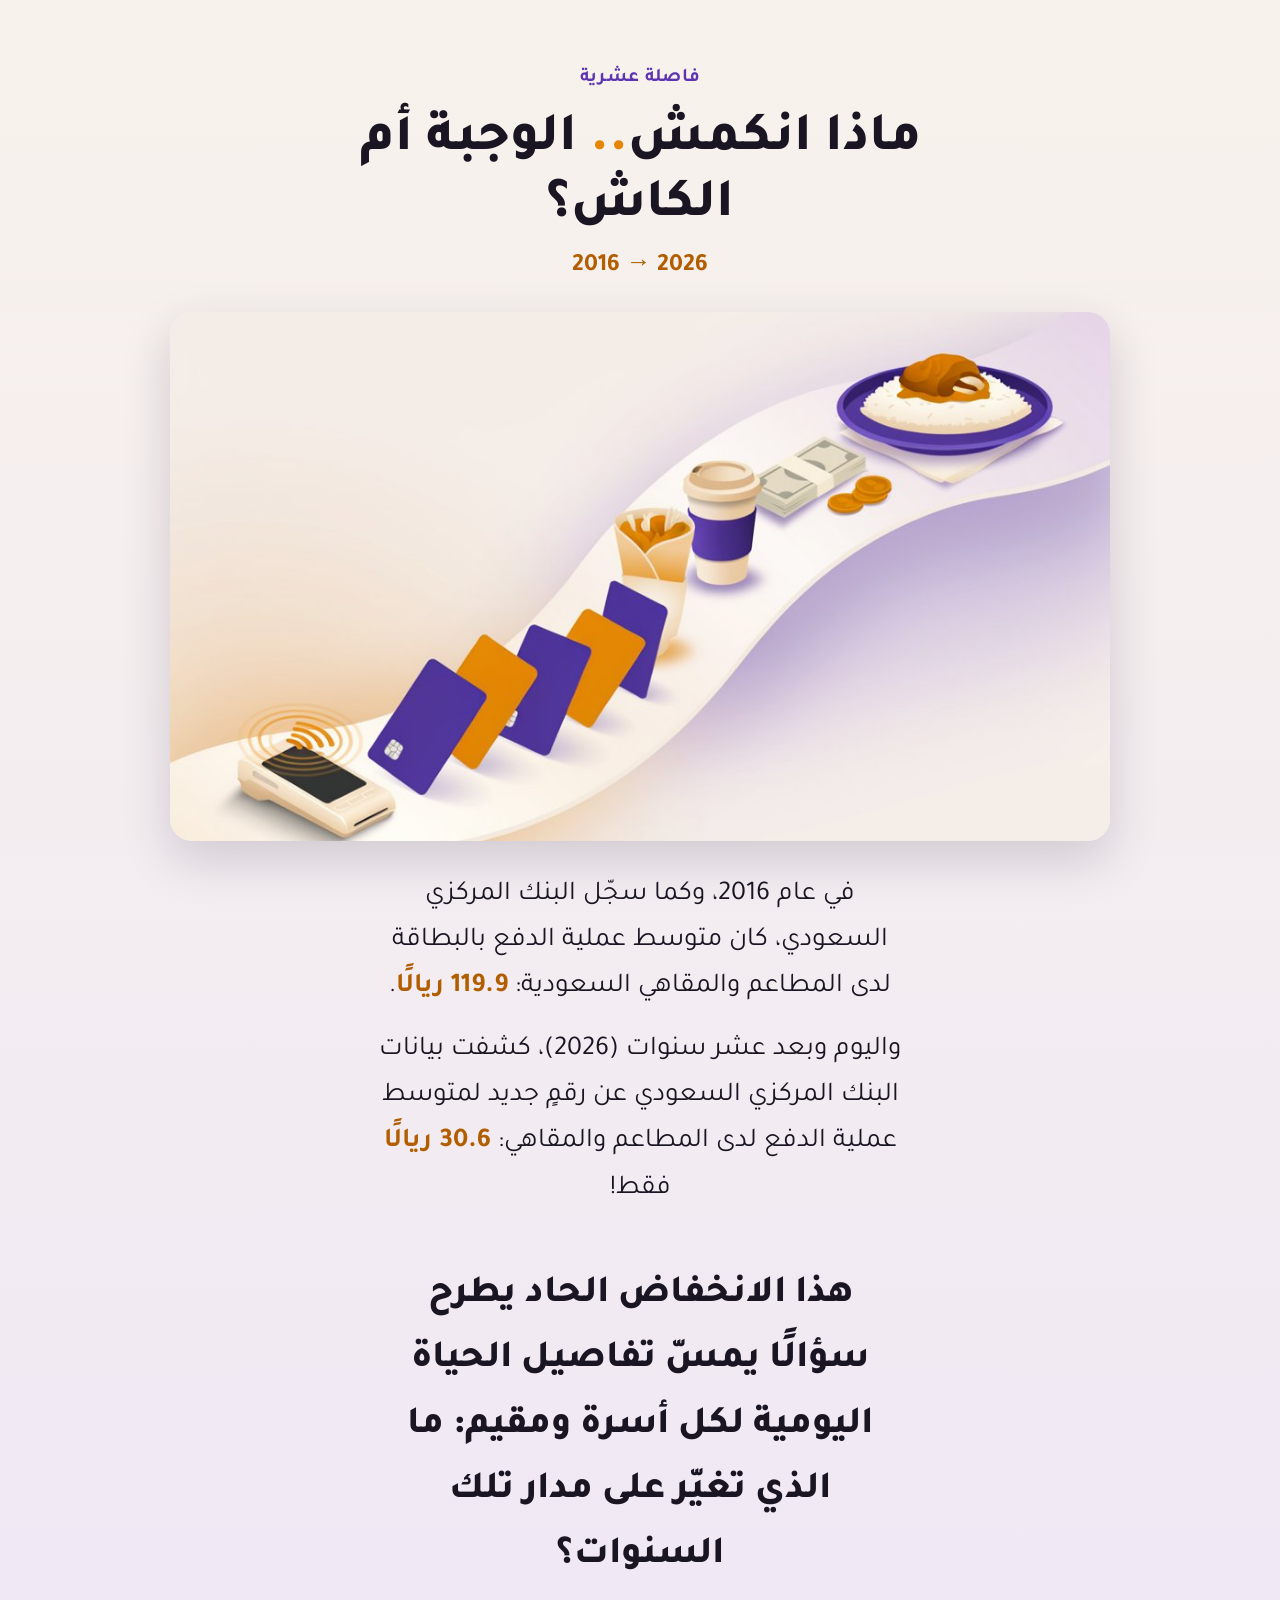
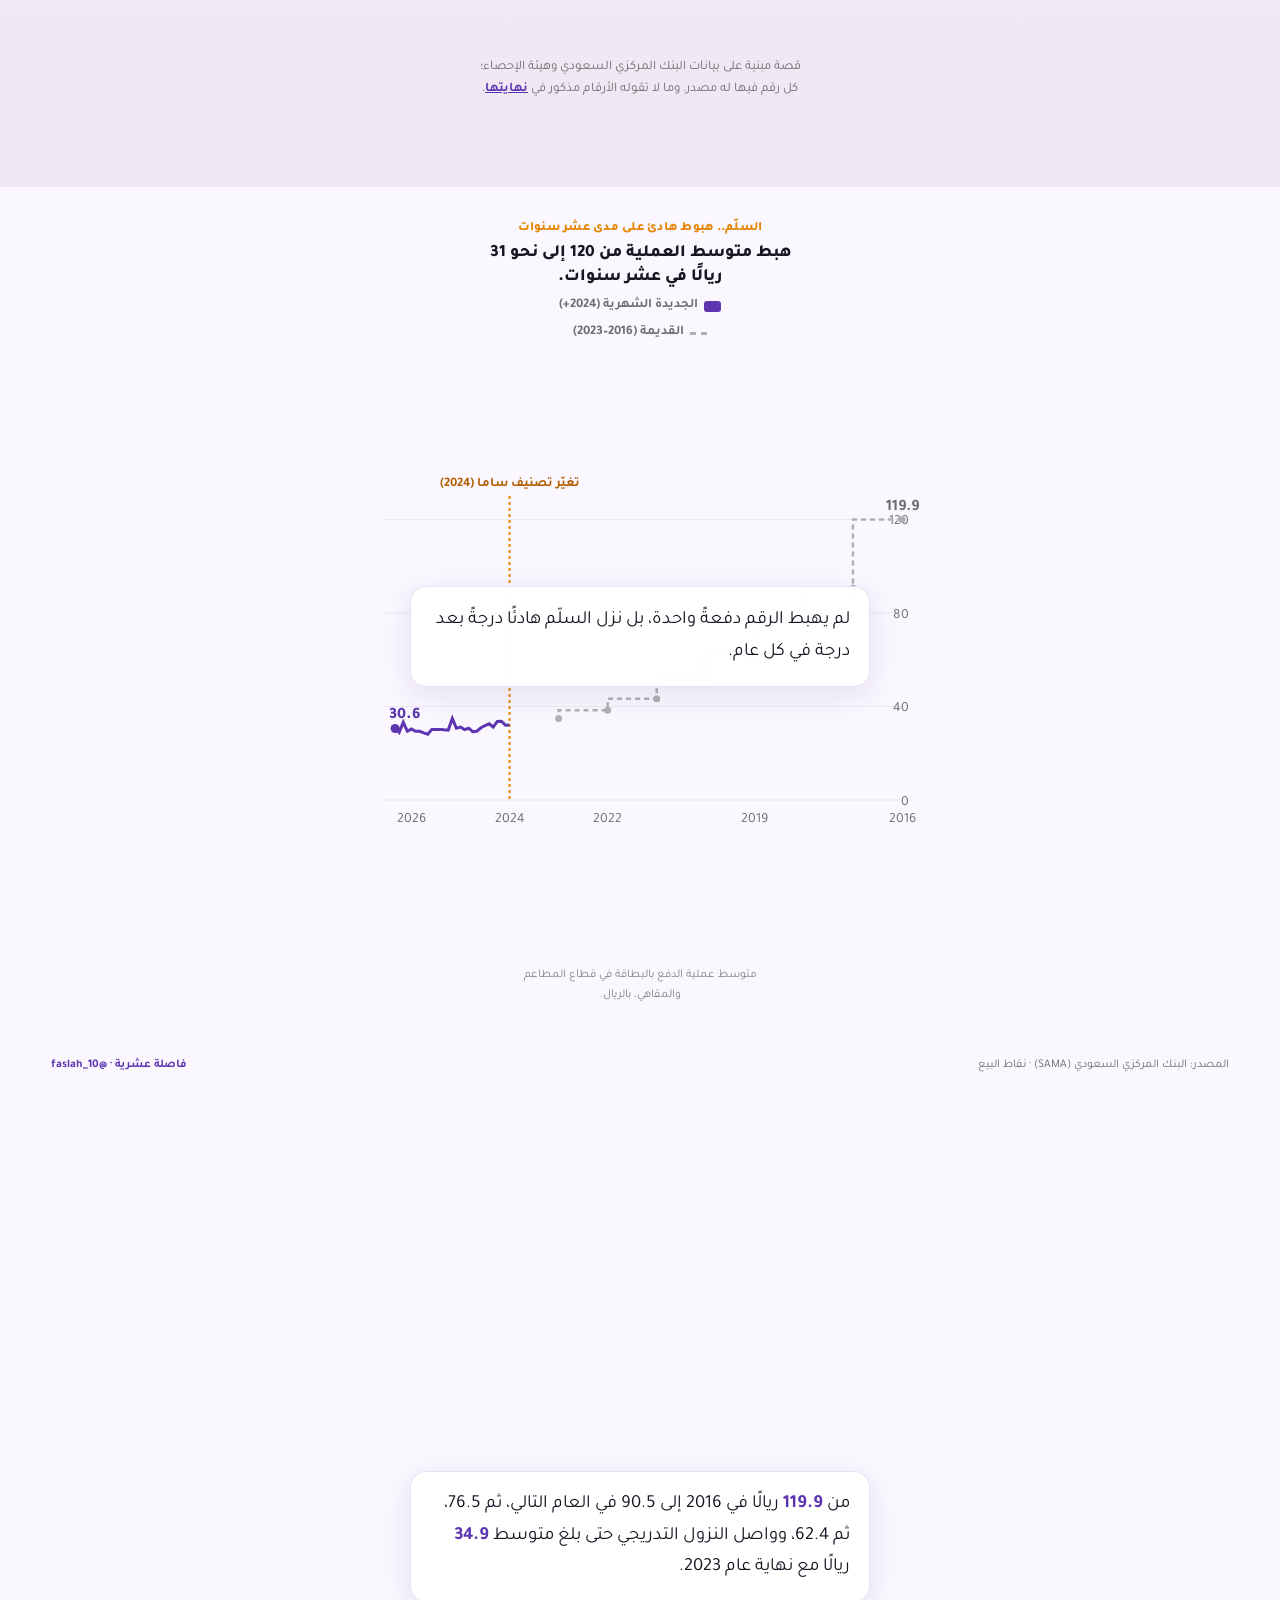
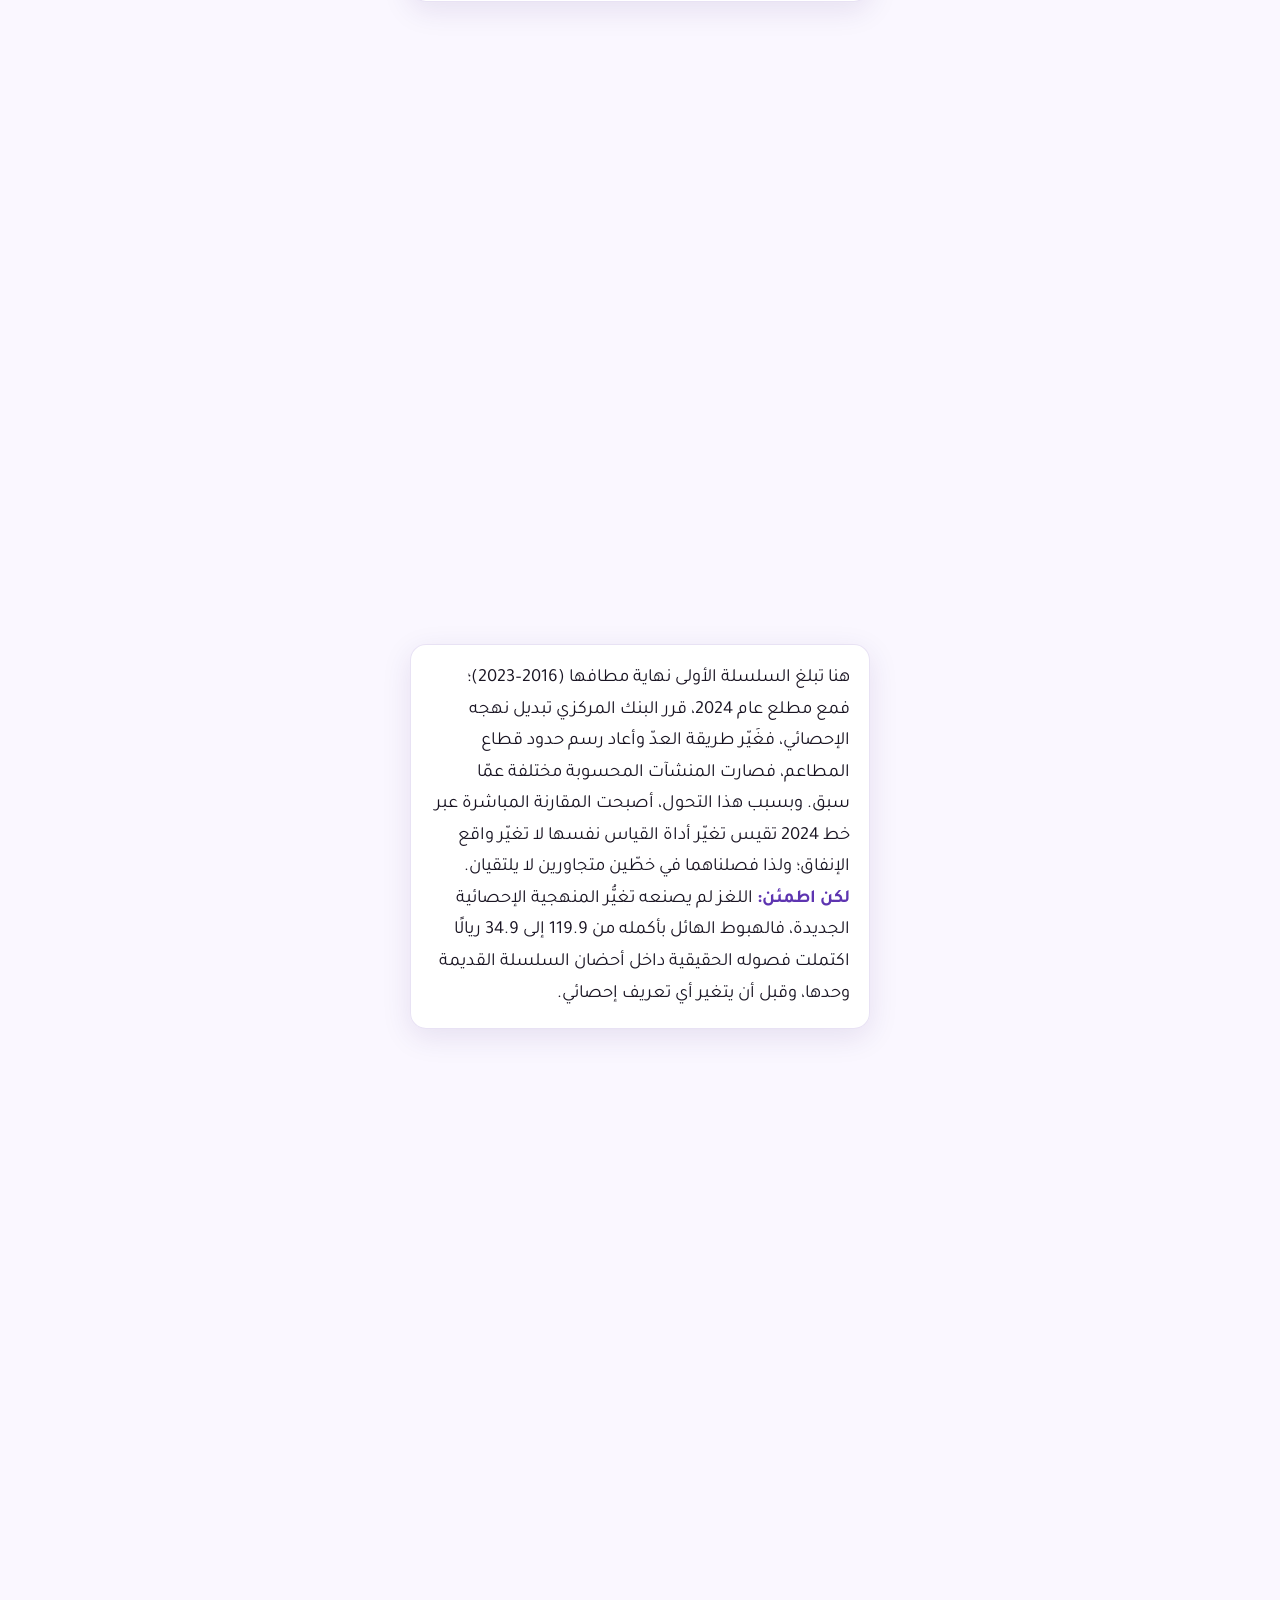
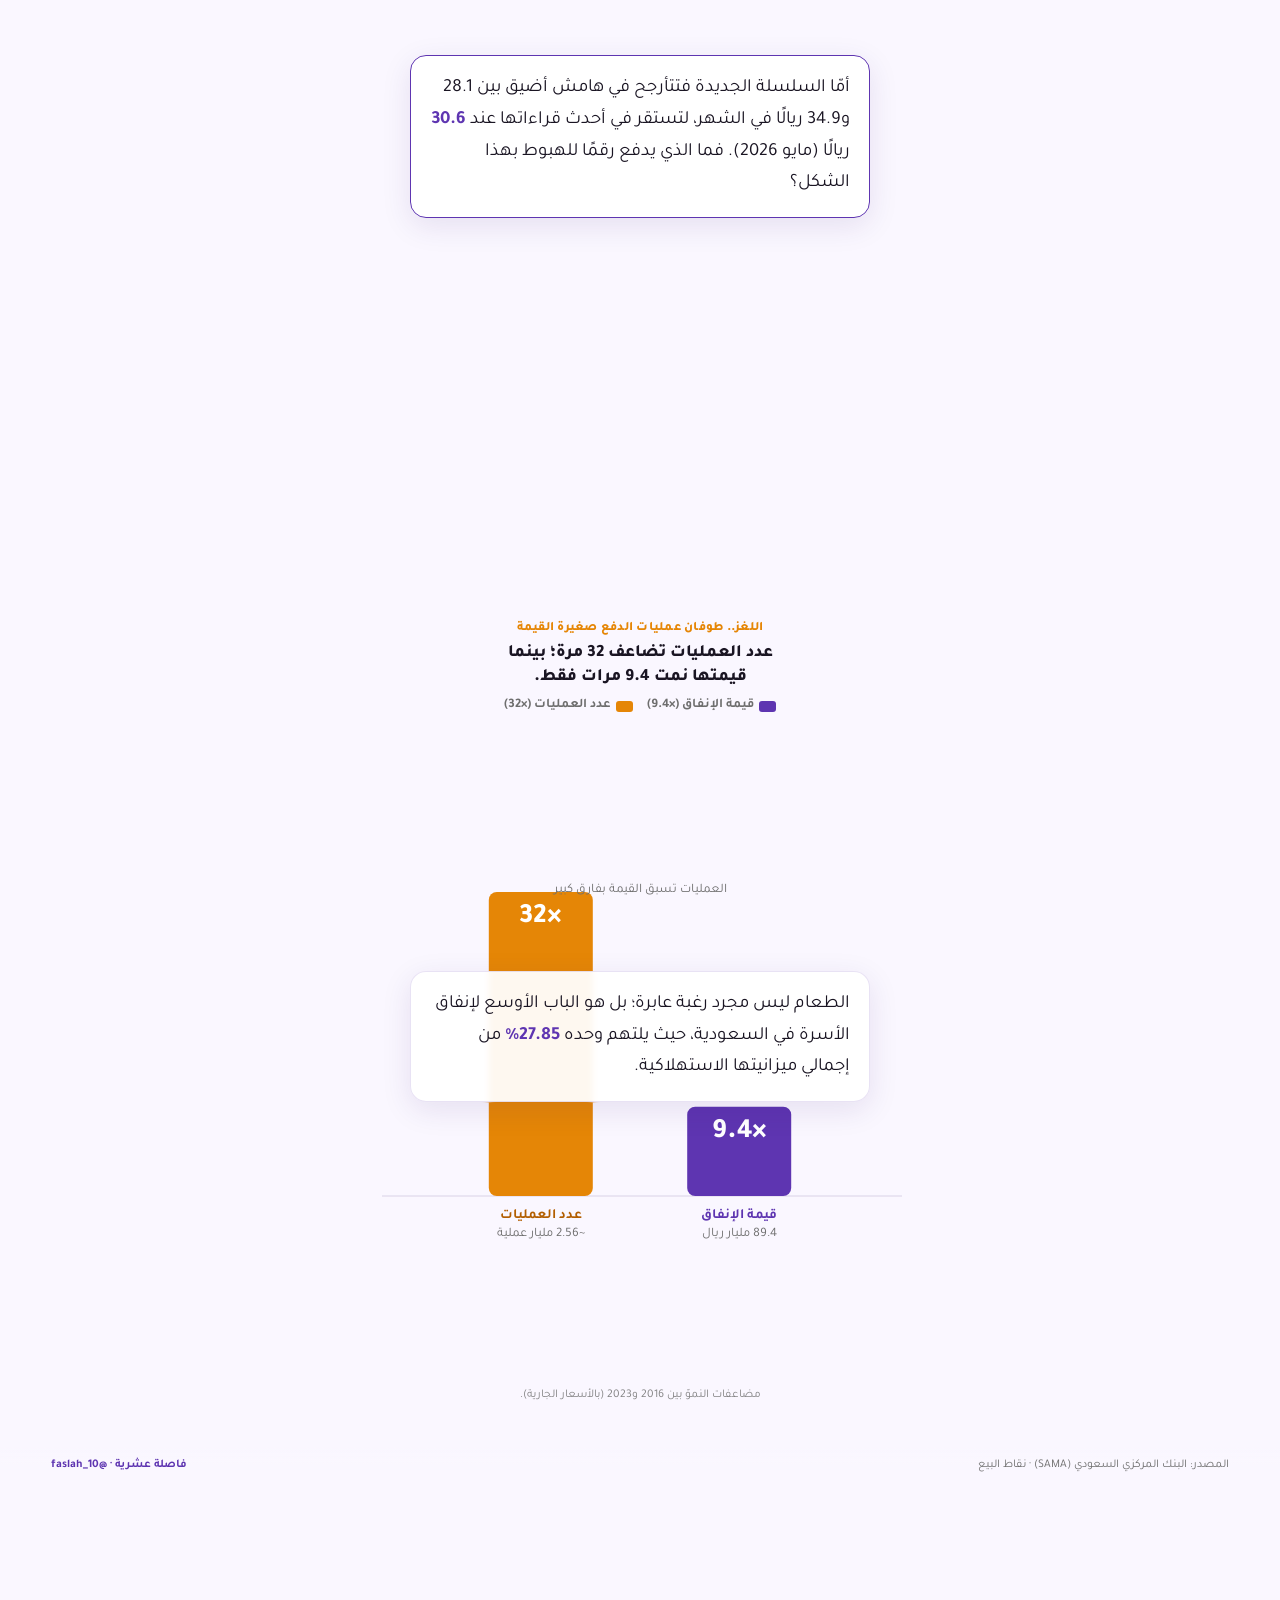
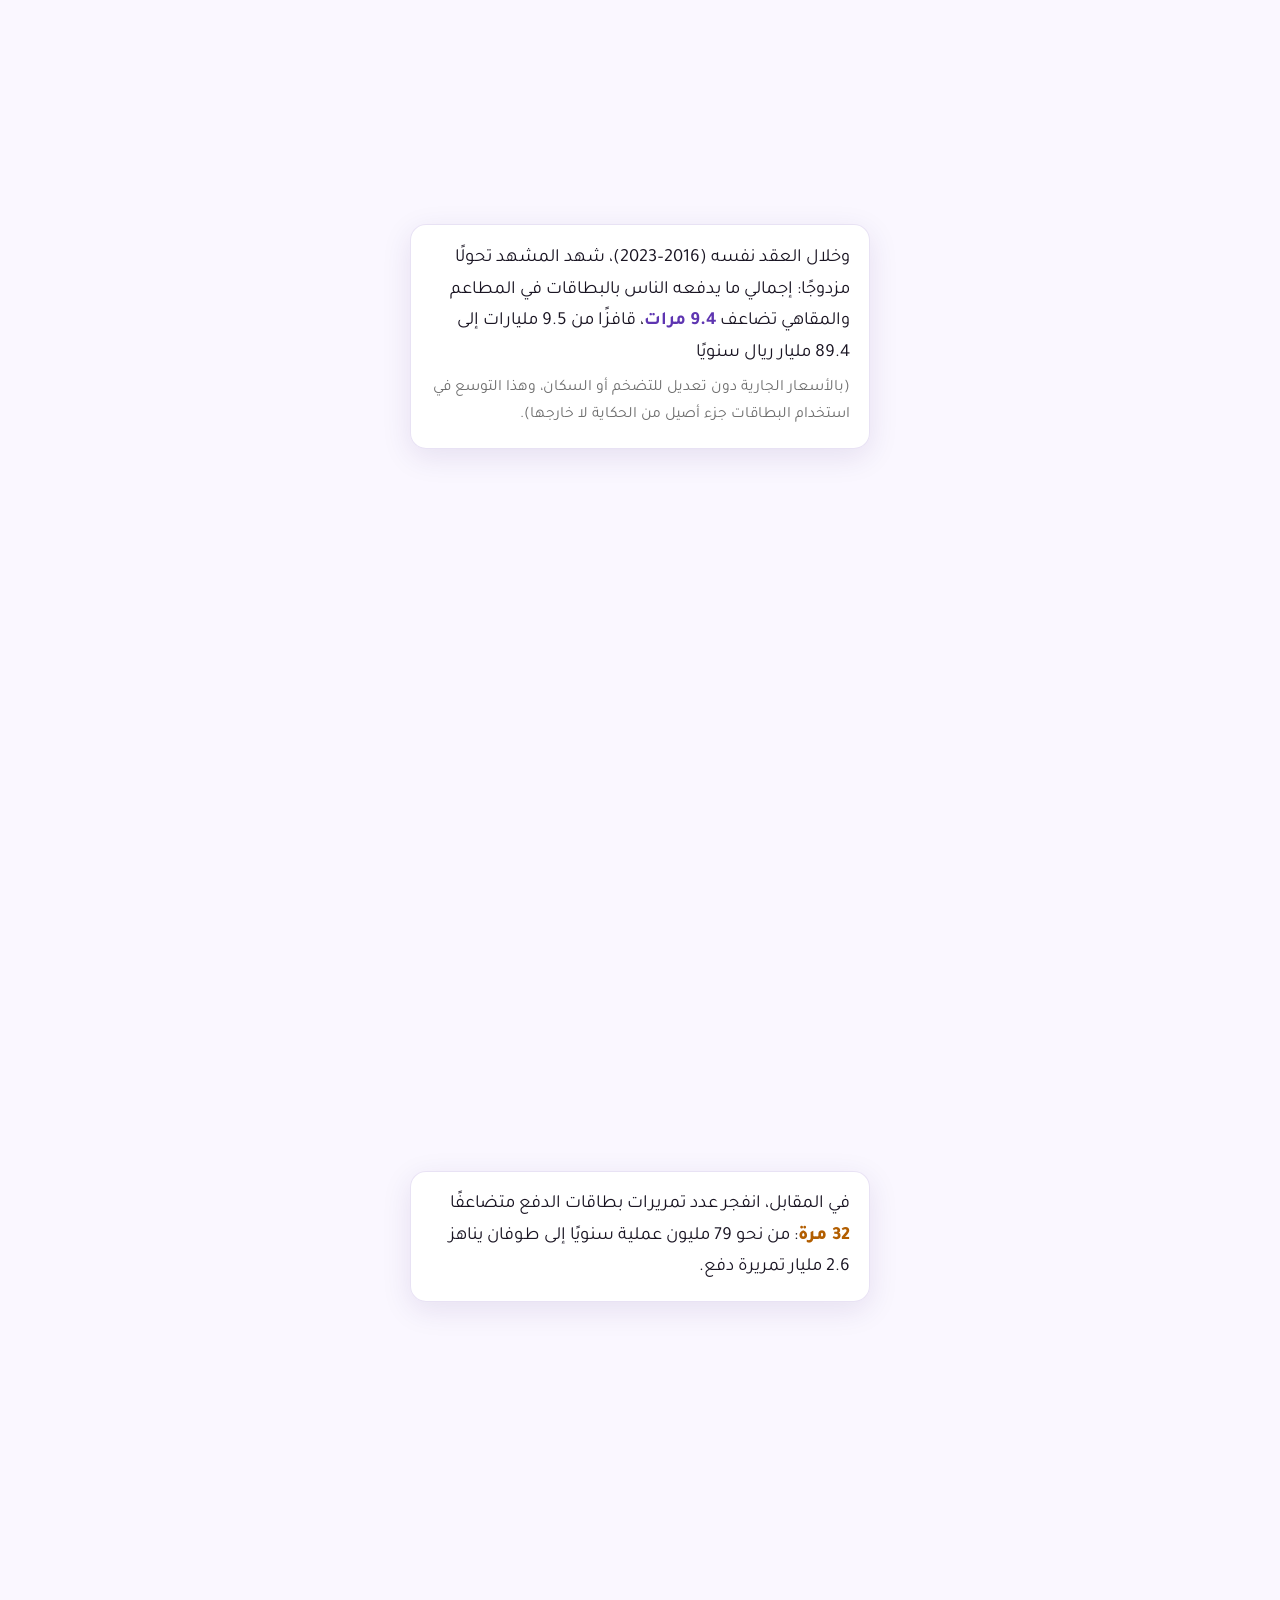
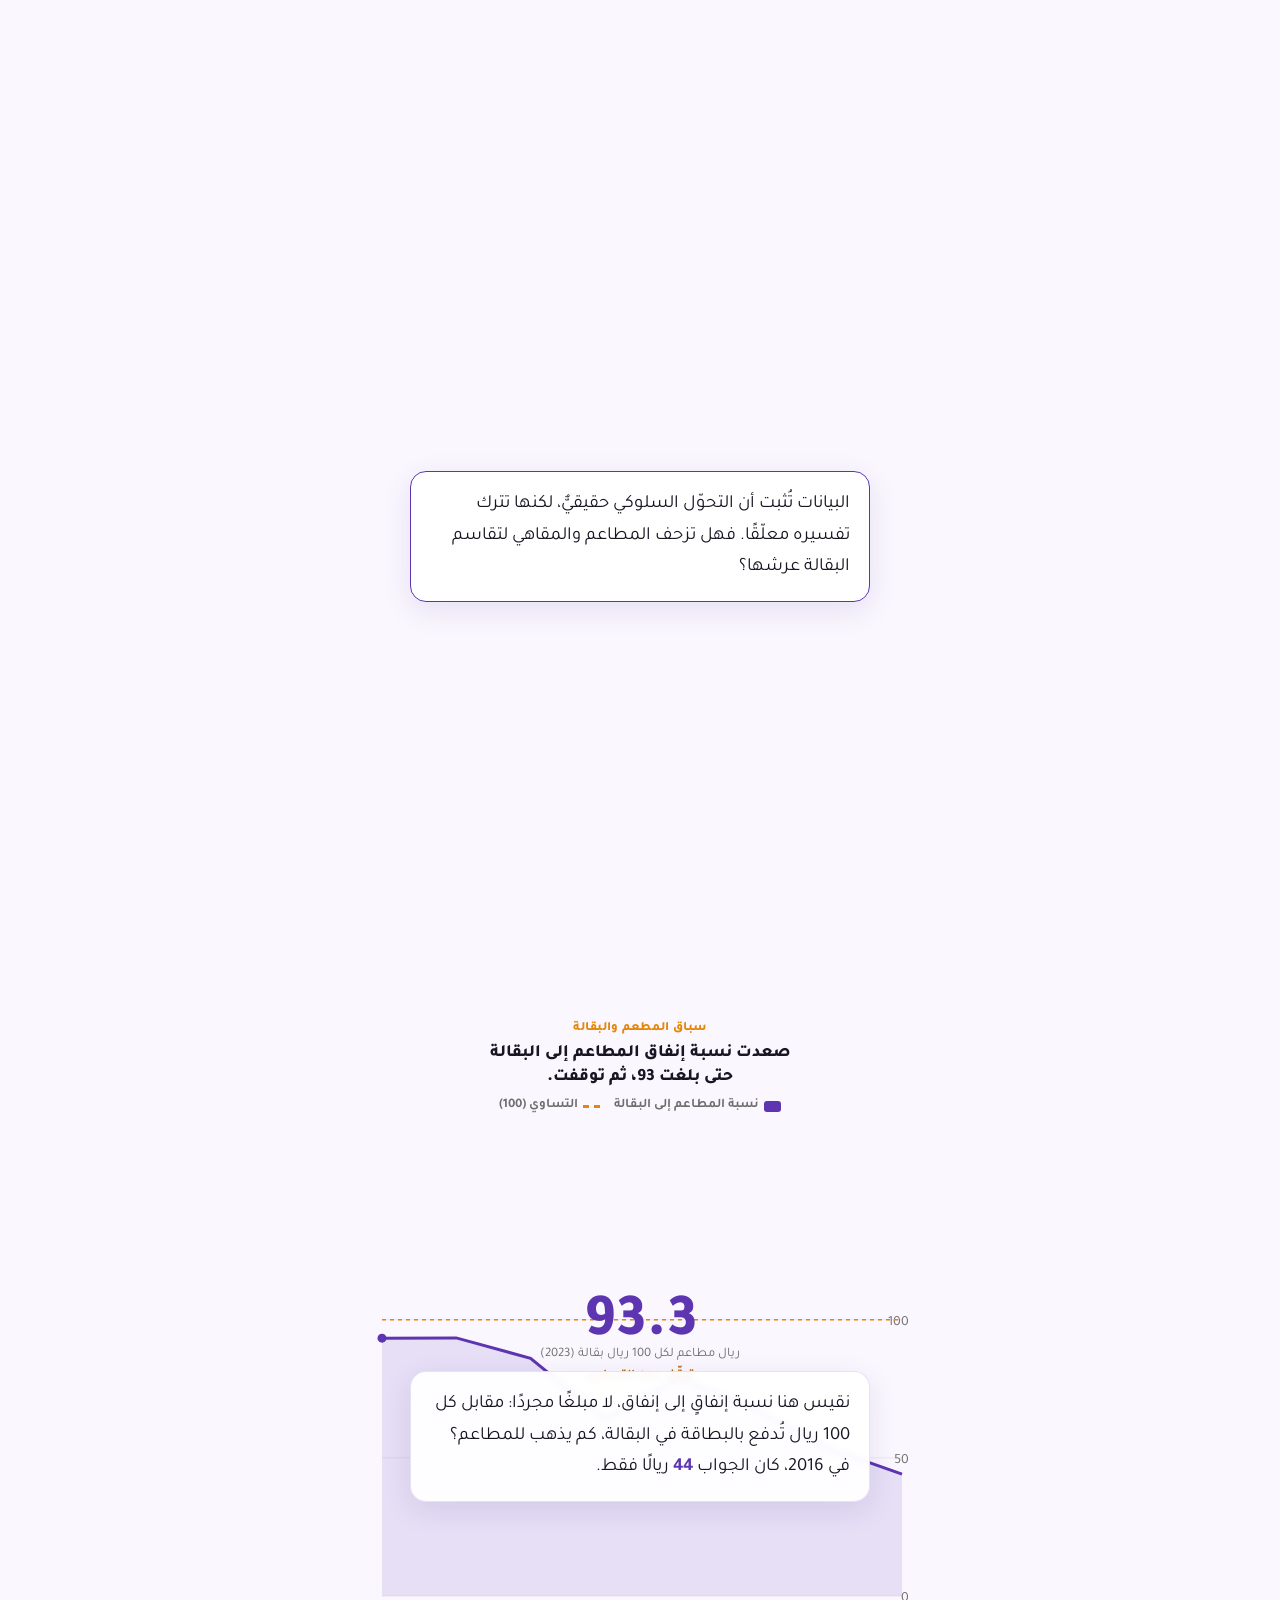
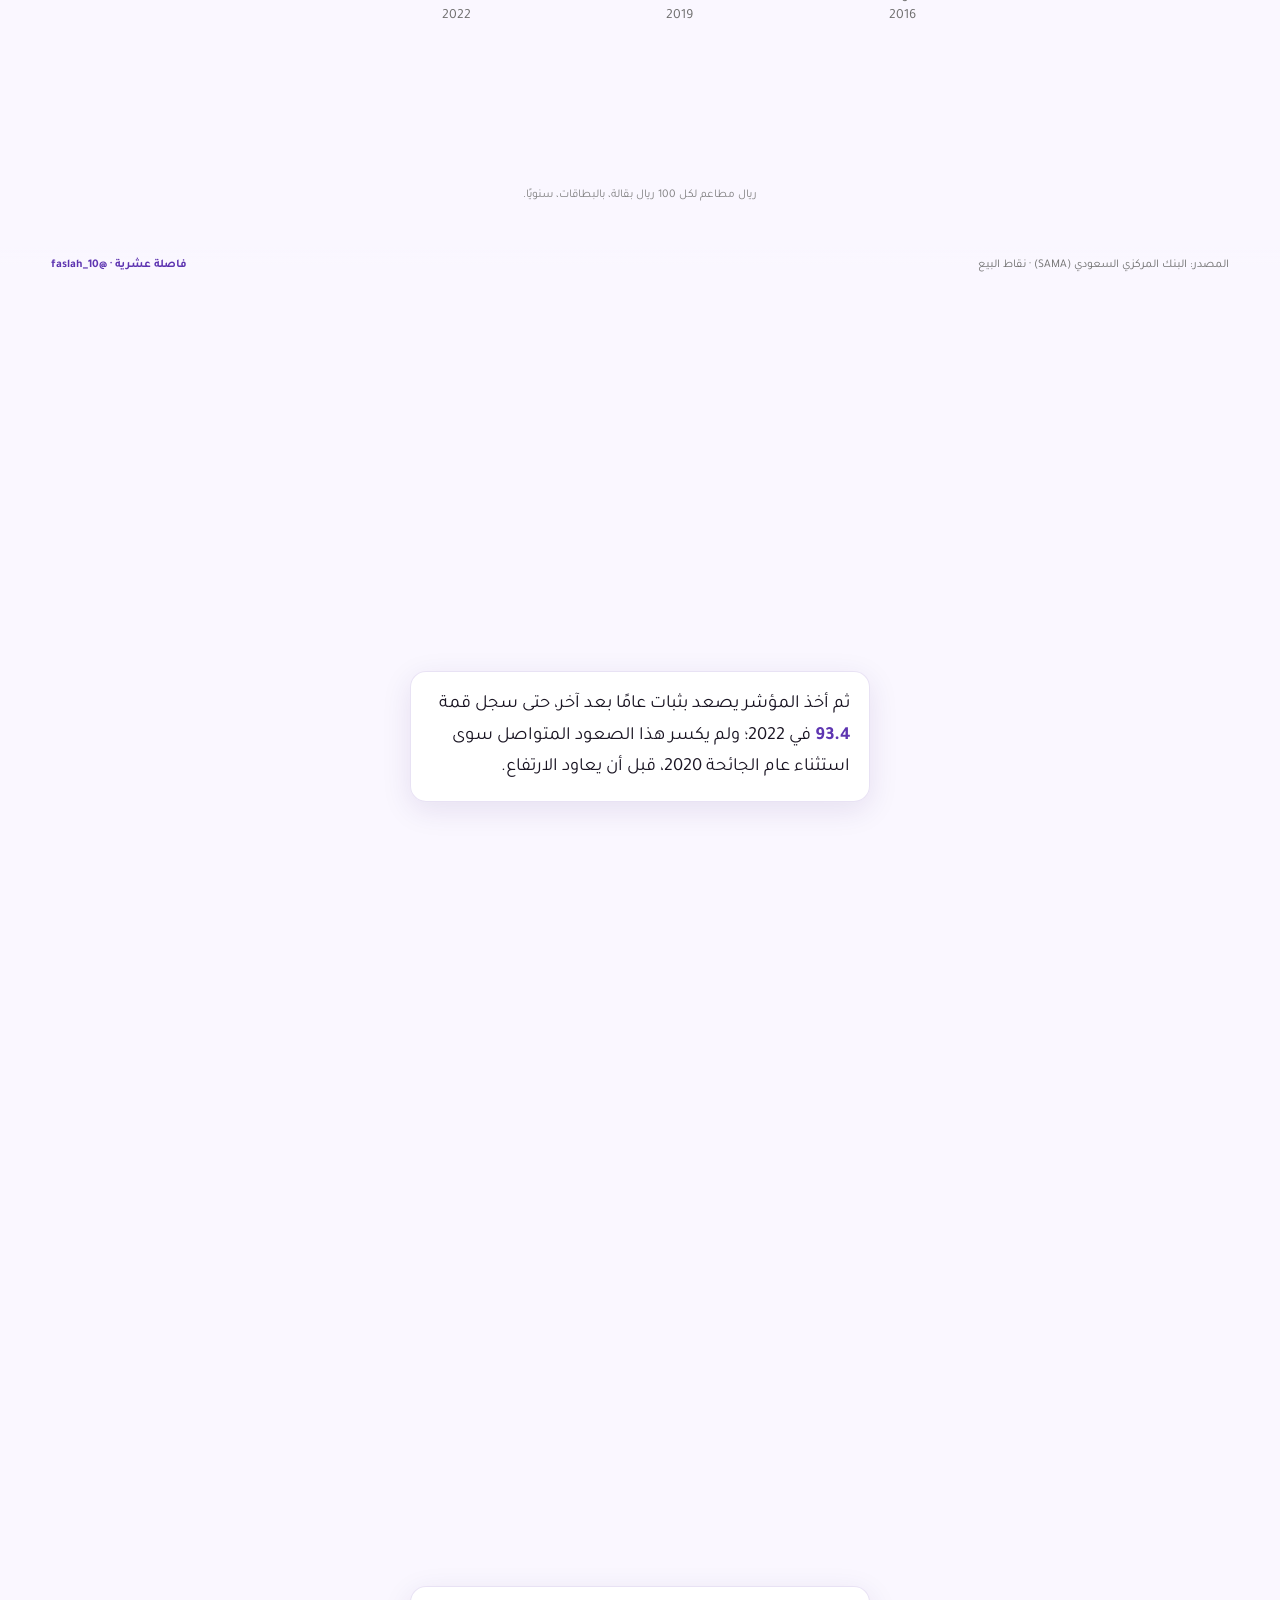
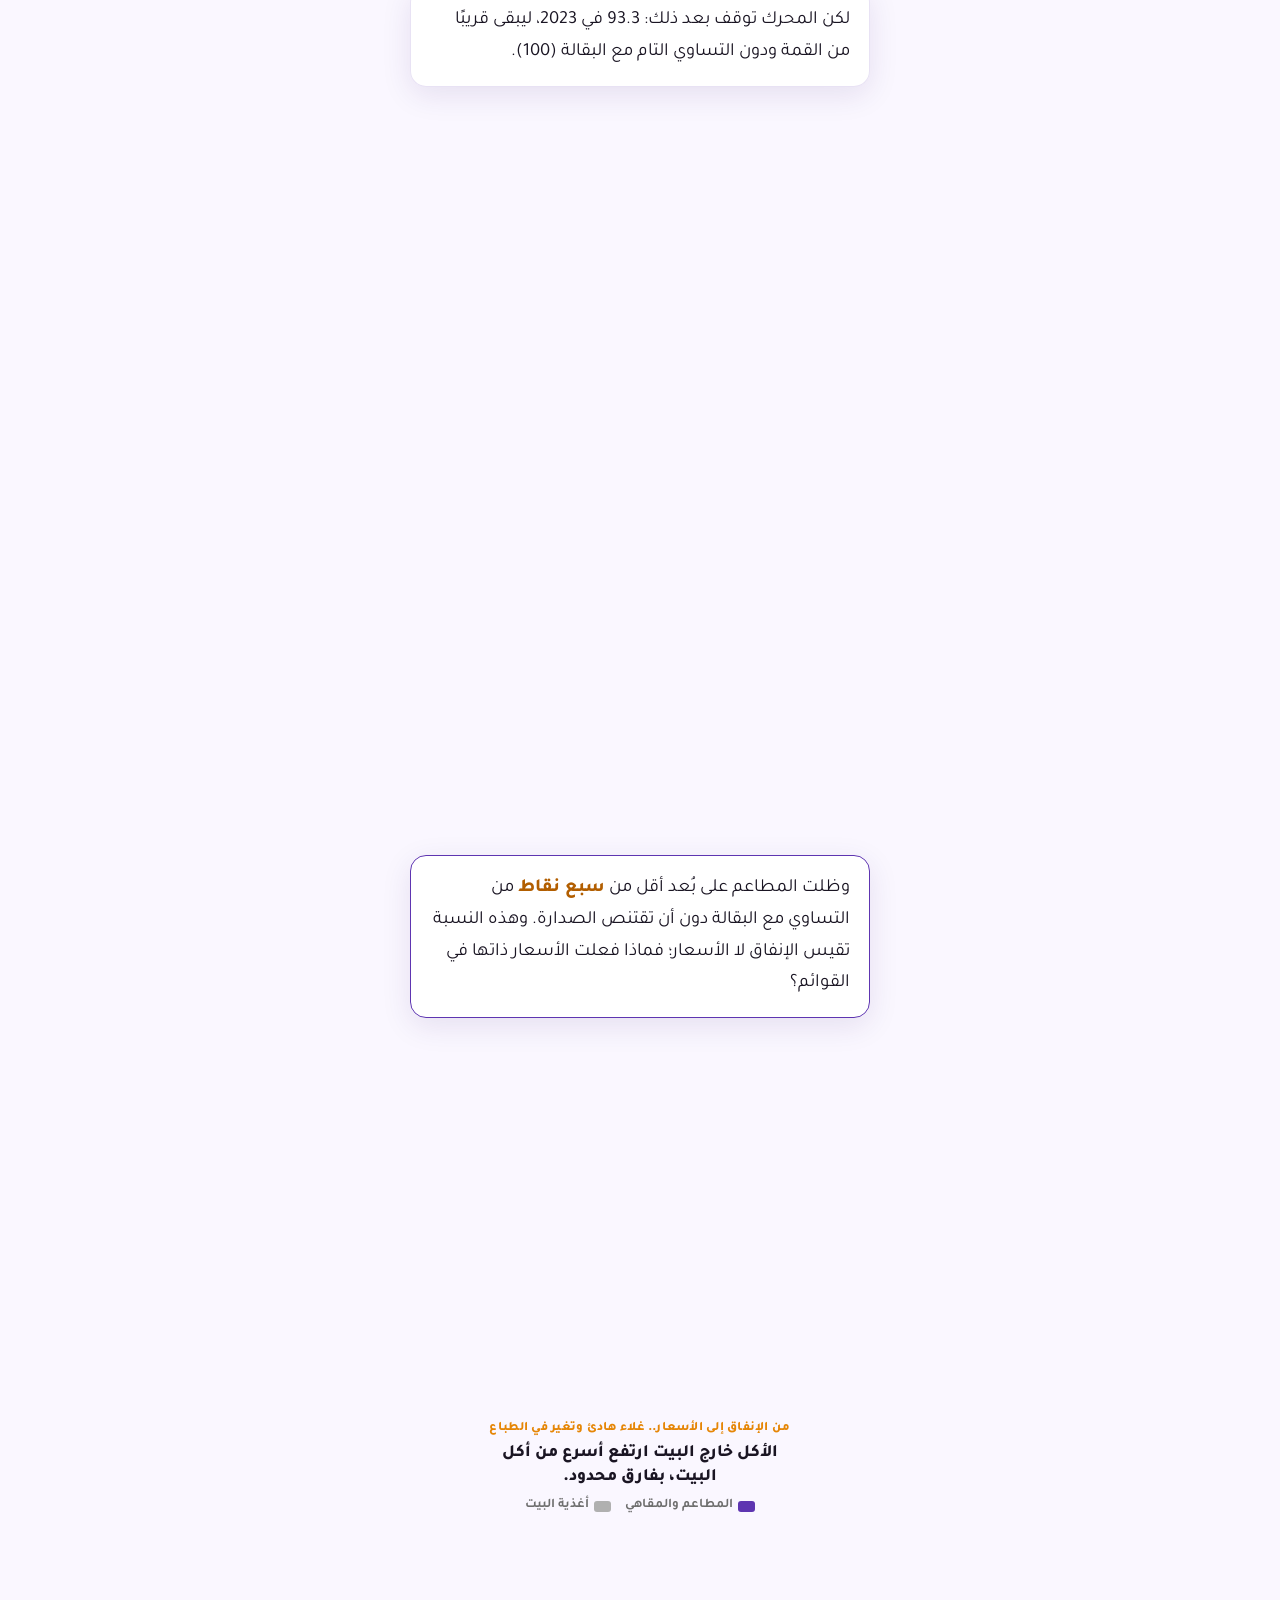
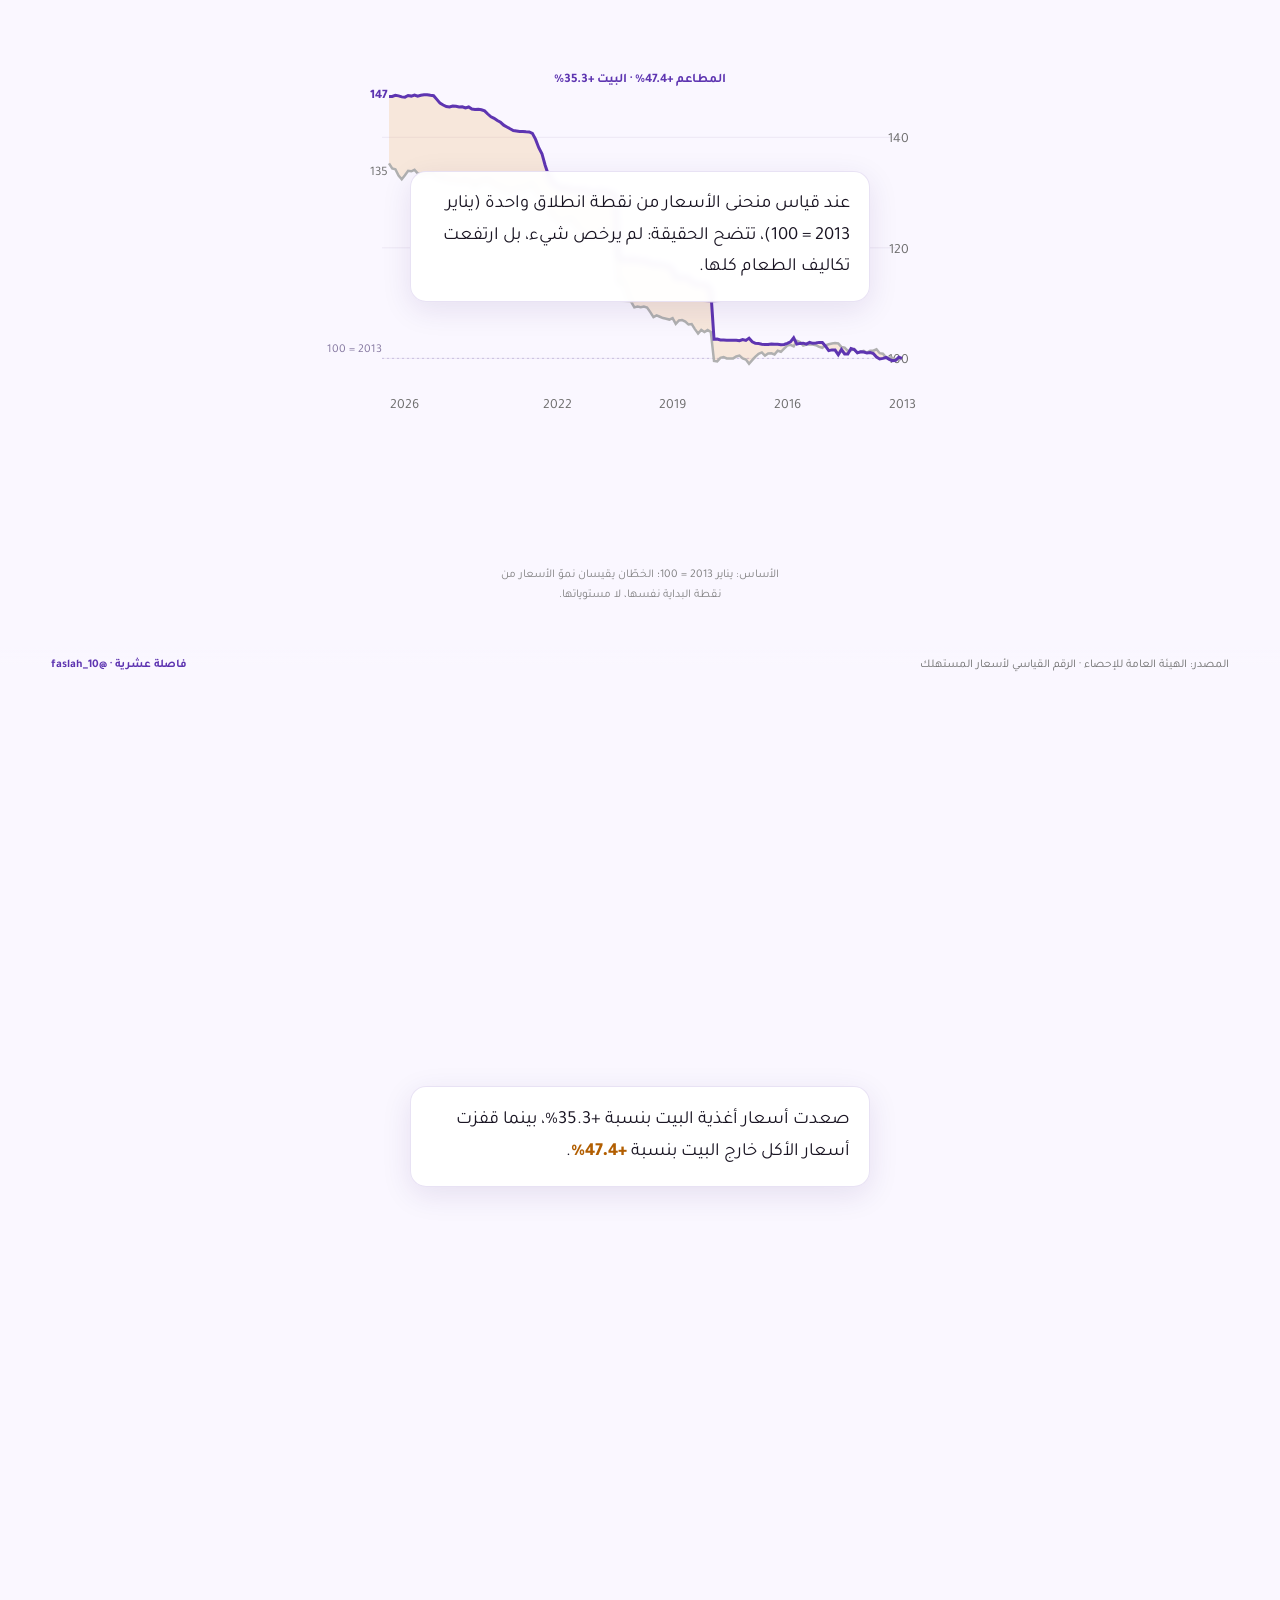
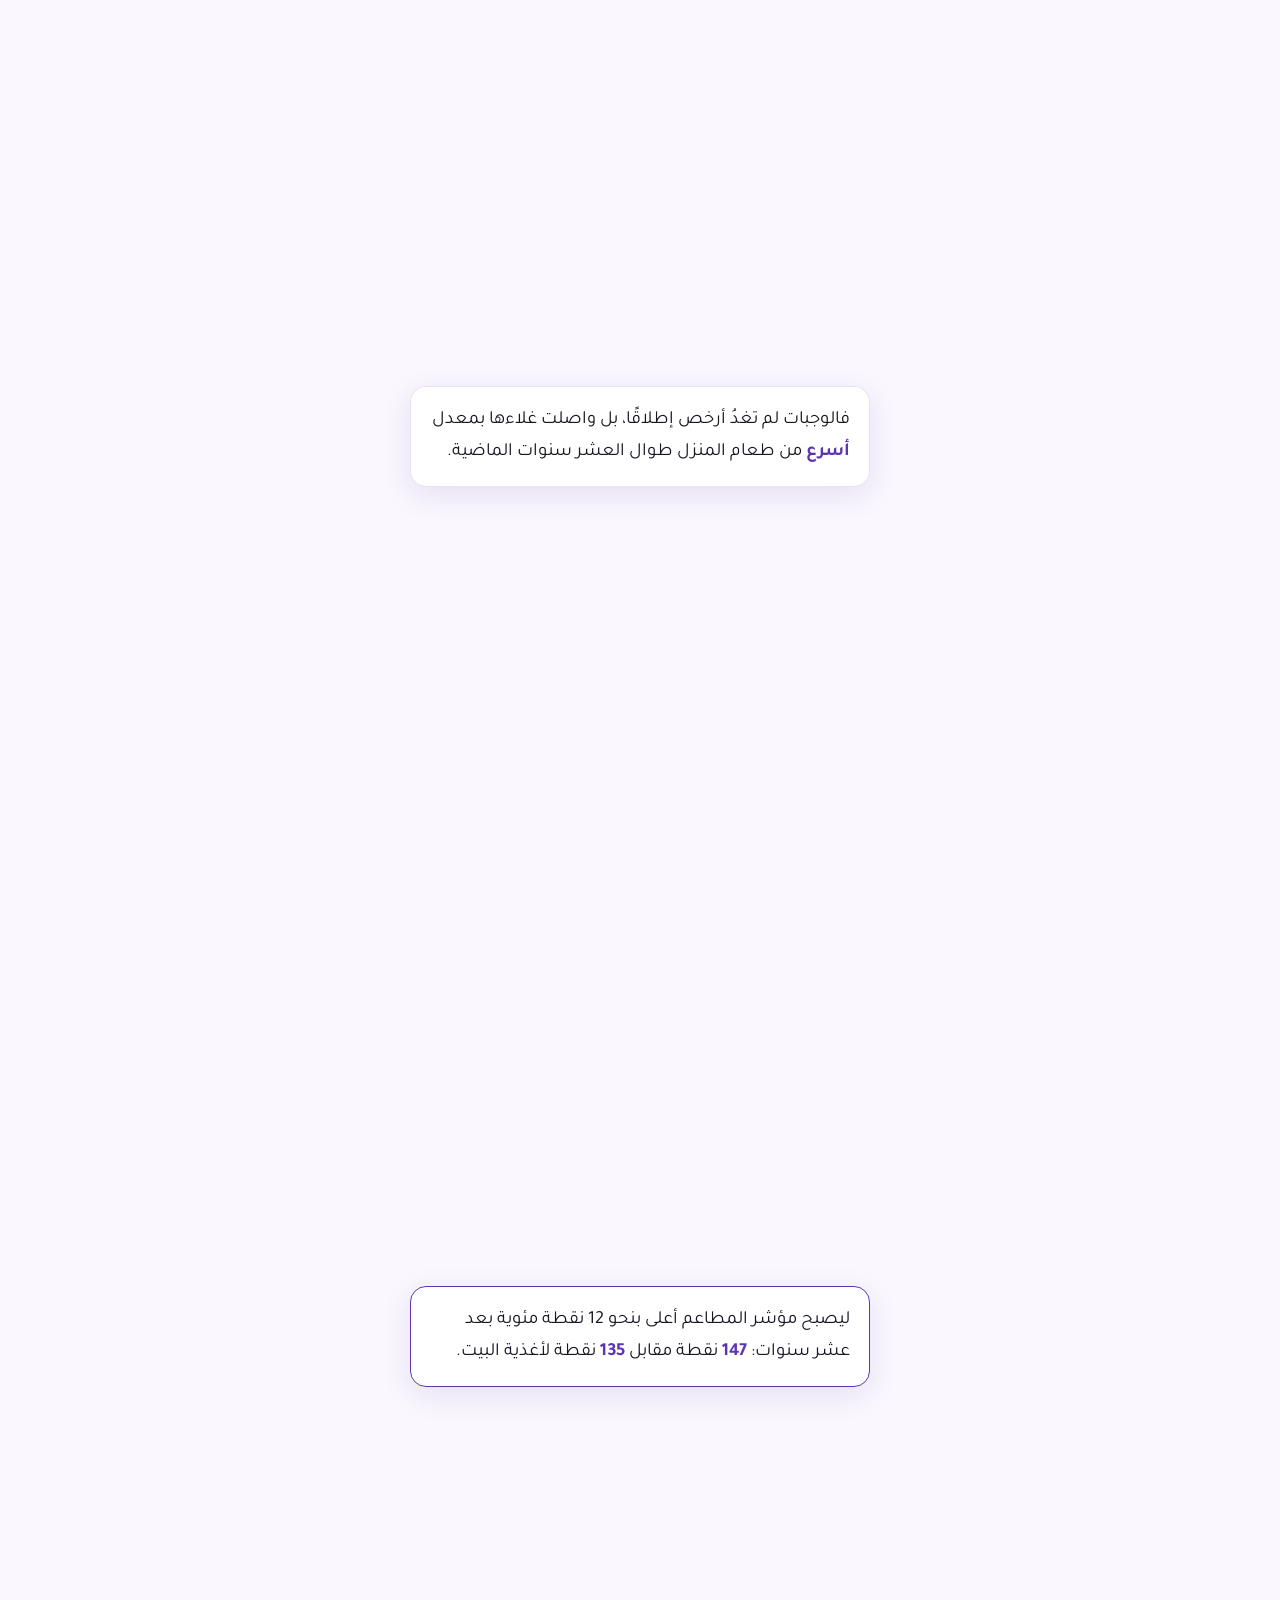
<file: food/index.html>
<!doctype html>
<html lang="ar" dir="rtl">
<head>
  <meta charset="utf-8">
  <meta name="viewport" content="width=device-width, initial-scale=1, viewport-fit=cover">
  <title>من 120 إلى 31 ريالًا: ماذا انكمش فعلًا، الوجبة أم الكاش؟ · فاصلة عشرية</title>
  <meta name="description" content="عقدٌ من بيانات نقاط البيع وأسعار المستهلك في السعودية: متوسط عملية الدفع بالبطاقة في قطاع المطاعم والمقاهي هبط من 119.9 إلى نحو 31 ريالًا. قصة مبنية على بيانات، كل رقم فيها له مصدر.">
  <meta name="theme-color" content="#5E35B1">
  <link rel="canonical" href="https://faslah10.github.io/stories/food/">
  <meta property="og:type" content="article">
  <meta property="og:locale" content="ar_AR">
  <meta property="og:site_name" content="فاصلة عشرية">
  <meta property="og:url" content="https://faslah10.github.io/stories/food/">
  <meta property="og:title" content="من 120 إلى 31 ريالًا: ماذا انكمش فعلًا، الوجبة أم الكاش؟">
  <meta property="og:description" content="عقدٌ من بيانات نقاط البيع وأسعار المستهلك في السعودية، كل رقم فيه مصدر.">
  <meta property="og:image" content="https://faslah10.github.io/stories/food/assets/og-cover.png">
  <meta name="twitter:card" content="summary_large_image">
  <meta name="twitter:site" content="@faslah_10">
  <meta name="twitter:image" content="https://faslah10.github.io/stories/food/assets/og-cover.png">
  <link rel="preconnect" href="https://fonts.googleapis.com">
  <link rel="preconnect" href="https://fonts.gstatic.com" crossorigin>
  <link href="https://fonts.googleapis.com/css2?family=Tajawal:wght@400;700;800&display=swap" rel="stylesheet">
  <link rel="stylesheet" href="css/style.css">
</head>
<body>
  <div id="progress" aria-hidden="true"></div>

  <!-- opening card -->
  <header class="opening cover">
    <div class="cover-brand">فاصلة عشرية</div>
    <h1 class="cover-h1">ماذا انكمش<span class="dot">..</span> الوجبة أم الكاش؟</h1>
    <div class="cover-sub">2016 → 2026</div>
    <img class="cover-art" src="assets/food-hero.png" width="1024" height="576"
         alt="رسم توضيحي: وجبة كبيرة تُدفع نقدًا تتحوّل إلى مشترياتٍ صغيرة تُدفع بالبطاقة عبر قارئ الدفع">
    <p class="lead">في عام 2016، وكما سجّل البنك المركزي السعودي، كان متوسط عملية الدفع بالبطاقة لدى المطاعم والمقاهي السعودية: <b class="num">119.9 ريالًا</b>.</p>
    <p class="lead">واليوم وبعد عشر سنوات (2026)، كشفت بيانات البنك المركزي السعودي عن رقمٍ جديد لمتوسط عملية الدفع لدى المطاعم والمقاهي: <b class="num">30.6 ريالًا</b> فقط!</p>
    <p class="q">هذا الانخفاض الحاد يطرح سؤالًا يمسّ تفاصيل الحياة اليومية لكل أسرة ومقيم: ما الذي تغيّر على مدار تلك السنوات؟</p>
    <p class="fine">قصة مبنية على بيانات البنك المركزي السعودي وهيئة الإحصاء؛ كل رقم فيها له مصدر. وما لا تقوله الأرقام مذكور في <a href="#scene7">نهايتها</a>.</p>
  </header>

  <!-- scene 1 · step ladder -->
  <section class="scene" id="scene1" data-scene="1">
    <div class="graphic">
      <div class="scene-kicker">السلّم.. هبوط هادئ على مدى عشر سنوات</div>
      <div class="scene-title takeaway">هبط متوسط العملية من 120 إلى نحو 31 ريالًا في عشر سنوات.</div>
      <div class="chart-legend">
        <span><i style="background:#5E35B1"></i>الجديدة الشهرية (2024+)</span>
        <span><i class="dash" style="border-top-color:#B0B0B0"></i>القديمة (2016–2023)</span>
      </div>
      <svg id="svg1" viewBox="0 0 620 380" role="img" aria-label="سلّم متوسط عملية الدفع عبر عقد، بمقطعين لا يُلحمان"></svg>
      <div class="chart-note">متوسط عملية الدفع بالبطاقة في قطاع المطاعم والمقاهي، بالريال.</div>
      <div class="scene-footer"><span class="src"></span><span class="brand">فاصلة عشرية · @faslah_10</span></div>
    </div>
    <div class="steps">
      <div class="step" data-scene="1" data-step="0"><div class="card">لم يهبط الرقم دفعةً واحدة، بل نزل السلّم هادئًا درجةً بعد درجة في كل عام.</div></div>
      <div class="step" data-scene="1" data-step="1"><div class="card">من <b class="num">119.9</b> ريالًا في 2016 إلى <span class="num">90.5</span> في العام التالي، ثم <span class="num">76.5</span>، ثم <span class="num">62.4</span>، وواصل النزول التدريجي حتى بلغ متوسط <b class="num">34.9</b> ريالًا مع نهاية عام 2023.</div></div>
      <div class="step" data-scene="1" data-step="2"><div class="card">هنا تبلغ السلسلة الأولى نهاية مطافها (2016–2023)؛ فمع مطلع عام 2024، قرر البنك المركزي تبديل نهجه الإحصائي، فغَيّر طريقة العدّ وأعاد رسم حدود قطاع المطاعم، فصارت المنشآت المحسوبة مختلفة عمّا سبق. وبسبب هذا التحول، أصبحت المقارنة المباشرة عبر خط 2024 تقيس تغيّر أداة القياس نفسها لا تغيّر واقع الإنفاق؛ ولذا فصلناهما في خطّين متجاورين لا يلتقيان. <b>لكن اطمئن:</b> اللغز لم يصنعه تغيُّر المنهجية الإحصائية الجديدة، فالهبوط الهائل بأكمله من <span class="num">119.9</span> إلى <span class="num">34.9</span> ريالًا اكتملت فصوله الحقيقية داخل أحضان السلسلة القديمة وحدها، وقبل أن يتغير أي تعريف إحصائي.</div></div>
      <div class="step" data-scene="1" data-step="3"><div class="card">أمّا السلسلة الجديدة فتتأرجح في هامش أضيق بين <span class="num">28.1</span> و<span class="num">34.9</span> ريالًا في الشهر، لتستقر في أحدث قراءاتها عند <b class="num">30.6</b> ريالًا (مايو 2026). فما الذي يدفع رقمًا للهبوط بهذا الشكل؟</div></div>
    </div>
  </section>

  <!-- scene 2 · two racing counters -->
  <section class="scene" id="scene2" data-scene="2">
    <div class="graphic">
      <div class="scene-kicker">اللغز.. طوفان عمليات الدفع صغيرة القيمة</div>
      <div class="scene-title takeaway">عدد العمليات تضاعف 32 مرة؛ بينما قيمتها نمت 9.4 مرات فقط.</div>
      <div class="chart-legend">
        <span><i style="background:#5E35B1"></i>قيمة الإنفاق (×9.4)</span>
        <span><i style="background:#E58606"></i>عدد العمليات (×32)</span>
      </div>
      <svg id="svg2" viewBox="0 0 620 380" role="img" aria-label="عدّادان: قيمة الإنفاق تصعد ×9.4 والعمليات ×32"></svg>
      <div class="chart-note">مضاعفات النموّ بين 2016 و2023 (بالأسعار الجارية).</div>
      <div class="scene-footer"><span class="src"></span><span class="brand">فاصلة عشرية · @faslah_10</span></div>
    </div>
    <div class="steps">
      <div class="step" data-scene="2" data-step="0"><div class="card">الطعام ليس مجرد رغبة عابرة؛ بل هو الباب الأوسع لإنفاق الأسرة في السعودية، حيث يلتهم وحده <b class="num">27.85%</b> من إجمالي ميزانيتها الاستهلاكية.</div></div>
      <div class="step" data-scene="2" data-step="1"><div class="card">وخلال العقد نفسه (2016–2023)، شهد المشهد تحولًا مزدوجًا: إجمالي ما يدفعه الناس بالبطاقات في المطاعم والمقاهي تضاعف <b class="num">9.4 مرات</b>، قافزًا من <span class="num">9.5</span> مليارات إلى <span class="num">89.4</span> مليار ريال سنويًا <span class="muted">(بالأسعار الجارية دون تعديل للتضخم أو السكان، وهذا التوسع في استخدام البطاقات جزء أصيل من الحكاية لا خارجها).</span></div></div>
      <div class="step" data-scene="2" data-step="2"><div class="card">في المقابل، انفجر عدد تمريرات بطاقات الدفع متضاعفًا <span class="hi num">32 مرة</span>: من نحو <span class="num">79 مليون</span> عملية سنويًا إلى طوفان يناهز <span class="num">2.6 مليار</span> تمريرة دفع.</div></div>
      <div class="step" data-scene="2" data-step="3"><div class="card">البيانات تُثبت أن التحوّل السلوكي حقيقيٌّ، لكنها تترك تفسيره معلّقًا. فهل تزحف المطاعم والمقاهي لتقاسم البقالة عرشها؟</div></div>
    </div>
  </section>

  <!-- scene 3 · ratio odometer -->
  <section class="scene" id="scene3" data-scene="3">
    <div class="graphic">
      <div class="scene-kicker">سباق المطعم والبقالة</div>
      <div class="scene-title takeaway">صعدت نسبة إنفاق المطاعم إلى البقالة حتى بلغت 93، ثم توقفت.</div>
      <div class="chart-legend">
        <span><i style="background:#5E35B1"></i>نسبة المطاعم إلى البقالة</span>
        <span><i class="dash" style="border-top-color:#E58606"></i>التساوي (100)</span>
      </div>
      <svg id="svg3" viewBox="0 0 620 380" role="img" aria-label="نسبة إنفاق المطاعم إلى البقالة تصعد من 44 إلى 93 وتتوقف قبل خط التساوي"></svg>
      <div class="chart-note">ريال مطاعم لكل 100 ريال بقالة، بالبطاقات، سنويًا.</div>
      <div class="scene-footer"><span class="src"></span><span class="brand">فاصلة عشرية · @faslah_10</span></div>
    </div>
    <div class="steps">
      <div class="step" data-scene="3" data-step="0"><div class="card">نقيس هنا نسبة إنفاقٍ إلى إنفاق، لا مبلغًا مجردًا: مقابل كل 100 ريال تُدفع بالبطاقة في البقالة، كم يذهب للمطاعم؟ في 2016، كان الجواب <b class="num">44</b> ريالًا فقط.</div></div>
      <div class="step" data-scene="3" data-step="1"><div class="card">ثم أخذ المؤشر يصعد بثبات عامًا بعد آخر، حتى سجل قمة <b class="num">93.4</b> في 2022؛ ولم يكسر هذا الصعود المتواصل سوى استثناء عام الجائحة 2020، قبل أن يعاود الارتفاع.</div></div>
      <div class="step" data-scene="3" data-step="2"><div class="card">لكن المحرك توقف بعد ذلك: <span class="num">93.3</span> في 2023، ليبقى قريبًا من القمة ودون التساوي التام مع البقالة (100).</div></div>
      <div class="step" data-scene="3" data-step="3"><div class="card">وظلت المطاعم على بُعد أقل من <span class="hi">سبع نقاط</span> من التساوي مع البقالة دون أن تقتنص الصدارة. وهذه النسبة تقيس الإنفاق لا الأسعار؛ فماذا فعلت الأسعار ذاتها في القوائم؟</div></div>
    </div>
  </section>

  <!-- scene 4 · two CPI lines + gap flip -->
  <section class="scene" id="scene4" data-scene="4">
    <div class="graphic">
      <div class="scene-kicker">من الإنفاق إلى الأسعار.. غلاء هادئ وتغير في الطباع</div>
      <div class="scene-title takeaway">الأكل خارج البيت ارتفع أسرع من أكل البيت، بفارق محدود.</div>
      <div class="chart-legend">
        <span><i style="background:#5E35B1"></i>المطاعم والمقاهي</span>
        <span><i style="background:#B0B0B0"></i>أغذية البيت</span>
      </div>
      <svg id="svg4" viewBox="0 0 620 380" role="img" aria-label="خطّا الأسعار من 2013 يساوي 100: المطاعم والمقاهي ترتفع أسرع من أغذية البيت، بفارق نحو 12 نقطة بعد عقد"></svg>
      <div class="chart-note">الأساس: يناير 2013 = 100؛ الخطّان يقيسان نموّ الأسعار من نقطة البداية نفسها، لا مستوياتها.</div>
      <div class="scene-footer"><span class="src"></span><span class="brand">فاصلة عشرية · @faslah_10</span></div>
    </div>
    <div class="steps">
      <div class="step" data-scene="4" data-step="0"><div class="card">عند قياس منحنى الأسعار من نقطة انطلاق واحدة (يناير 2013 = 100)، تتضح الحقيقة: لم يرخص شيء، بل ارتفعت تكاليف الطعام كلها.</div></div>
      <div class="step" data-scene="4" data-step="1"><div class="card">صعدت أسعار أغذية البيت بنسبة <span class="num">+35.3%</span>، بينما قفزت أسعار الأكل خارج البيت بنسبة <b class="hi num">+47.4%</b>.</div></div>
      <div class="step" data-scene="4" data-step="2"><div class="card">فالوجبات لم تغدُ أرخص إطلاقًا، بل واصلت غلاءها بمعدل <b>أسرع</b> من طعام المنزل طوال العشر سنوات الماضية.</div></div>
      <div class="step" data-scene="4" data-step="3"><div class="card">ليصبح مؤشر المطاعم أعلى بنحو <span class="num">12</span> نقطة مئوية بعد عشر سنوات: <b class="num">147</b> نقطة مقابل <b class="num">135</b> نقطة لأغذية البيت.</div></div>
      <div class="step" data-scene="4" data-step="4"><div class="card">لكن هذا الفارق المتدرج، بضع نقاط في السنة، لا يمكنه وحدَه تفسير انفجار عدد العمليات <b class="hi">×32</b> مقابل قيمتها ×9.4. التحول لم يكن في أسعار القوائم، بل في سلوك الإنسان ونمط يومه. هذا على مدى السنوات.</div></div>
    </div>
  </section>

  <!-- scene 5 · Ramadan week-role strip -->
  <section class="scene" id="scene5" data-scene="5">
    <div class="graphic">
      <div class="scene-kicker">نبض الموسم.. ماذا يفعل رمضان بالإنفاق؟</div>
      <div class="scene-title takeaway">في أيام الصيام تتسيد البقالة، وفي بهجة العيد تنقلب الكفة للمطاعم.</div>
      <div class="chart-legend">
        <span><i style="background:#E58606"></i>أسبوع العيد</span>
        <span><i style="background:#5E35B1"></i>فوق التساوي (100)</span>
        <span><i style="background:#B0B0B0"></i>دون التساوي</span>
      </div>
      <svg id="svg5" viewBox="0 0 620 380" role="img" aria-label="أسابيع رمضان: النسبة تنخفض في الصيام وترتفع في أسبوع العيد"></svg>
      <div class="chart-note">إنفاق المطاعم لكل 100 ريال إنفاق بقالة، أسبوعيًا.</div>
      <div class="scene-footer"><span class="src"></span><span class="brand">فاصلة عشرية · @faslah_10</span></div>
    </div>
    <div class="steps">
      <div class="step" data-scene="5" data-step="0"><div class="card">في الأسابيع الأولى من شهر رمضان، تميل كفة الأسر لنشاط البيت؛ فيسجل إنفاق البقالة نحو <span class="num">1.6</span> ضعف إنفاق المطاعم، ثم يتراجع إلى <span class="num">1.26</span> في منتصف الشهر.</div></div>
      <div class="step" data-scene="5" data-step="1"><div class="card">وما إن يحل أسبوع العيد حتى ينقلب الإيقاع تمامًا: ففي عيد 2025 بلغت النسبة <b class="hi num">136</b> لصالح المطاعم. وفي ثلاثة أعوام من أصل خمسة وقعت الذروة في أسبوع العيد نفسه، وفي عامين في الأسبوع الذي سبقه.</div></div>
      <div class="step" data-scene="5" data-step="2"><div class="card">وتظل ذروة 2025 الأعلى في السلسلة كلها <span class="muted">(علمًا أن أول عام 2021 كان تحت قيود الجائحة فلا يصح قياسه كسنة عادية).</span> يكرر هذا النبض الموسمي نفسه سنويًا، لكنه يفسر أسبوعًا استثنائيًا ولا يحل لغز العقد. فلندع الزمن جانبًا ونطرق باب «العملية الواحدة».</div></div>
    </div>
  </section>

  <!-- inline subscribe (moved after scene 5) -->
  <aside class="subscribe-inline">
    <span>تعجبك القراءة عبر لغة الأرقام؟</span>
    <a href="https://faslah10.substack.com" target="_blank" rel="noopener">اشترك في «فاصلة عشرية»: نشرة أسبوعية تقرأ نبض الاقتصاد السعودي بالأرقام</a>
  </aside>

  <!-- scene 6 · STATIC (no sticky graphic, no scroll steps): comparison → ladder → basket → methodology -->
  <section class="scene6-static" id="scene6" data-scene="6">
    <div class="scene-kicker">ماذا تشتري الثلاثون ريالًا؟</div>
    <div class="scene-title"><span class="pending-badge">أسعار موثّقة من منصّات العلامات الرسمية</span></div>
    <p class="s6-bridge">بعد أن رأينا أن الوجبات لم ترخص وأن عادات الناس هي التي تبدلت، نصل إلى جوهر اللغز: ماذا تعني «30.6 ريالًا» في حياتنا اليومية؟ لنسقط هذا الرقم الإحصائي المجرد على واقع مشترياتنا، ونقارنه أولًا بما ندفعه في البقالة.</p>

    <!-- Claim 1: grocery swipe vs restaurant swipe -->
    <div class="s6-cmp-row">
      <div class="s6-cmp grocery">
        <div class="s6-cmp-v">≈ <span class="num">39.3</span></div>
        <div class="s6-cmp-l">عملية البقالة</div>
        <div class="s6-cmp-n">سلة تُملأ</div>
      </div>
      <div class="s6-cmp-vs">مقابل</div>
      <div class="s6-cmp rest">
        <div class="s6-cmp-v">≈ <span class="num">30.6</span></div>
        <div class="s6-cmp-l">عملية المطعم</div>
        <div class="s6-cmp-n">طلب يُحمل</div>
      </div>
    </div>
    <p class="s6-text">الفارق هنا يكشف طبيعة التباين (مايو 2026): عملية البقالة سلة ممتلئة تكفي أيامًا، أما عملية المطعم فصغُرت لتصبح مجرد طلبٍ فردي سريع يتكرر.</p>

    <!-- Claim 2: the item ladder (average marked above; cards rendered from data) -->
    <div id="grid6" class="grid-cards"></div>

    <!-- basket caption (the cash bridge) + methodology -->
    <p class="s6-text s6-basket">هذه القائمة تجسّد التحوّل: كلها مشترياتٌ صغيرة جدًا كانت تُدفع نقدًا بقطعٍ معدنية وورقية، قبل أن ينتقل معظمها إلى تمرير البطاقة الرقمية.</p>
    <p class="s6-text s6-method">رصدنا أسعار الاستلام من منصّات الطلب الرسمية للعلامات في يوليو 2026 من فروع بالرياض، والسلاسل توحّد أسعارها وطنيًا عبر منصّاتها؛ وهي صورة أسعار لحظية هدفها توضيح المعنى اليومي للمتوسط لا تتبع تغيره عبر الزمن.</p>
    <div class="scene-footer s6-foot"><span class="src"></span><span class="brand">فاصلة عشرية · @faslah_10</span></div>
  </section>

  <!-- scene 7 · counter → closing → honesty cards -->
  <section class="scene" id="scene7" data-scene="7">
    <div class="graphic">
      <div class="scene-kicker">ما لا تقوله الأرقام.. زاوية الأمانة</div>
      <svg id="svg7" viewBox="0 0 620 380" role="img" aria-label="العدّاد الشخصي الختامي: نحو 9.6 عمليات شهريًا لكل مقيم بعمر 15 سنة فأكثر"></svg>
      <div class="scene-footer"><span class="src"></span><span class="brand">فاصلة عشرية · @faslah_10</span></div>
    </div>
    <div class="steps" id="scene7steps">
      <div class="step" data-scene="7" data-step="0"><div class="card closing-card">
        <p>لكل مقيم في السعودية يبلغ 15 عامًا فأكثر نحو <b class="num">9.6</b> عملية دفع في المطاعم بالبطاقة شهريًا: تمريرة كل ثلاثة أيام تقريبًا عبر البطاقات وحدها، والعملية لا تعني وجبة كاملة.</p>
        <p class="q">فما الذي انكمش فعلًا؟ حجم العملية الواحدة، لا سعر الوجبة. فمنذ 2013 صعد مؤشر أسعار المطاعم والمقاهي <span class="num">47.4%</span>، والوجبة غدت أغلى لا أرخص؛ بل حتى بعد تعديلها لتضخم الأسعار، تراجعت العملية بالقيمة الحقيقية نحو <span class="num">6%</span> منذ 2024. إنما صغُرت المشتريات وتكرّرت، ودخل العدّادَ ما كان يُدفع نقدًا.</p>
      </div></div>
      <div class="step" data-scene="7" data-step="1"><div class="summary-card">
        <h3>الخلاصة في ثلاث جمل</h3>
        <ol class="summary-list">
          <li>الناس في السعودية يمررون بطاقاتهم البنكية في المطاعم أكثر من ثلاثين ضعفًا مما كانوا عليه قبل عقد، وبمبالغ أصغر في كل مرة.</li>
          <li>ارتفعت أسعار الأكل خارج البيت أسرع من أكل البيت على مدى العقد، بفارقٍ محدود لا يفسّر تضاعف العمليات.</li>
          <li>التحول مؤكد في سجلات الإنفاق؛ أما تفسيره فمعلق بين هجرة الكاش وانقلاب أنماط الحياة.</li>
        </ol>
      </div></div>
      <!-- honesty cards (bordered, one line each, never folded) injected here from data.json, after the summary -->
    </div>
    <div class="scene-end" aria-hidden="true">•</div>
  </section>

  <footer class="opening teaser" style="min-height:70vh">
    <p class="lead">القصة القادمة تتبع الريال في رحلته الأخيرة:</p>
    <h2 class="q">من قائمة المطعم إلى باب بيتك: من يأخذ ماذا في الطريق؟</h2>
    <p class="fine">أرقام البنك المركزي وهيئة الإحصاء متحقق منها ضد المصدر الأولي. وأسعار العلامات رُصدت من منصّات الطلب الرسمية في يوليو 2026، بأسعار الاستلام حيث يتاح؛ أسعار الرياض من فروع محددة، والسلاسل توحّد أسعارها وطنيًا فاعتمدناها للمدن الأخرى.<br>فاصلة عشرية · @faslah_10</p>
  </footer>

  <!-- prominent subscribe -->
  <section class="subscribe">
    <h2>اشترك في «فاصلة عشرية»</h2>
    <p>قراءة أسبوعية لاقتصاد السعودية بالأرقام.</p>
    <a class="btn" href="https://faslah10.substack.com" target="_blank" rel="noopener">اشترك مجانًا</a>
  </section>

  <script src="vendor/d3.v7.min.js"></script>
  <script src="js/scenes.js"></script>
  <script src="js/app.js"></script>
</body>
</html>
</file>
<file: delivery/_app/immutable/assets/0.CqxjcX8u.css>
:root{--category-blue:#47a;--category-red:#e67;--category-green:#283;--category-yellow:#cb4;--category-cyan:#6ce;--category-purple:#a37;--category-gray:#bbb;--color-black:oklch(0% 0 0);--color-white:oklch(100% 0 0);--color-gray-50:oklch(98.5% 0 0);--color-gray-100:oklch(97% 0 0);--color-gray-200:oklch(92.2% 0 0);--color-gray-300:oklch(87% 0 0);--color-gray-400:oklch(70.8% 0 0);--color-gray-500:oklch(55.6% 0 0);--color-gray-600:oklch(43.9% 0 0);--color-gray-700:oklch(37.1% 0 0);--color-gray-800:oklch(26.9% 0 0);--color-gray-900:oklch(20.5% 0 0);--color-gray-950:oklch(14.5% 0 0);--color-purple:oklch(55.81% .2208 314.87);--color-blue:oklch(47.59% .2842 276.25);--color-green:oklch(65.06% .0971 191.52);--color-red:oklch(67.7% .2117 30.54);--color-yellow:oklch(88.97% .1781 108.83);--12px:.75rem;--14px:.875rem;--16px:1rem;--18px:1.125rem;--20px:1.25rem;--22px:1.375rem;--24px:1.5rem;--28px:1.75rem;--32px:2rem;--36px:2.25rem;--40px:2.5rem;--44px:2.75rem;--48px:3rem;--56px:3.5rem;--64px:4rem;--80px:5rem;--96px:6rem;--112px:7rem;--128px:8rem}html{-webkit-text-size-adjust:100%;line-height:1.15}body{margin:0}main{display:block}h1{margin:.67em 0;font-size:2em}hr{box-sizing:content-box;height:0;overflow:visible}pre{font-family:monospace;font-size:1em}a{background-color:#0000}abbr[title]{border-bottom:none;-webkit-text-decoration:underline dotted;text-decoration:underline dotted}code,kbd,samp{font-family:monospace;font-size:1em}small{font-size:80%}sub,sup{vertical-align:baseline;font-size:75%;line-height:0;position:relative}sub{bottom:-.25em}sup{top:-.5em}img{border-style:none}button,input,optgroup,select,textarea{margin:0;font-family:inherit;font-size:100%;line-height:1.15}button,input{overflow:visible}button,select{text-transform:none}button,[type=button],[type=reset],[type=submit]{-webkit-appearance:button}button::-moz-focus-inner{border-style:none;padding:0}[type=button]::-moz-focus-inner{border-style:none;padding:0}[type=reset]::-moz-focus-inner{border-style:none;padding:0}[type=submit]::-moz-focus-inner{border-style:none;padding:0}button:-moz-focusring{outline:1px dotted buttontext}[type=button]:-moz-focusring{outline:1px dotted buttontext}[type=reset]:-moz-focusring{outline:1px dotted buttontext}[type=submit]:-moz-focusring{outline:1px dotted buttontext}fieldset{padding:.35em .75em .625em}legend{box-sizing:border-box;color:inherit;white-space:normal;max-width:100%;padding:0;display:table}progress{vertical-align:baseline}textarea{overflow:auto}[type=checkbox],[type=radio]{box-sizing:border-box;padding:0}[type=number]::-webkit-inner-spin-button{height:auto}[type=number]::-webkit-outer-spin-button{height:auto}[type=search]{-webkit-appearance:textfield;outline-offset:-2px}[type=search]::-webkit-search-decoration{-webkit-appearance:none}::-webkit-file-upload-button{-webkit-appearance:button;font:inherit}details{display:block}summary{display:list-item}template,[hidden]{display:none}*,:before,:after{box-sizing:border-box;vertical-align:baseline;margin:0;padding:0}a img{border:none}b,strong{font-weight:700}button,input[type=button]{border:0}em,cite,i{font-style:italic}img,figure,picture{border:0;max-width:100%;height:auto;display:block}h1,h2,h3,h4,h5,h6{font-weight:500}sub{text-transform:lowercase;font-size:inherit;font-variant-position:sub}sup{text-transform:lowercase;font-variant-position:super}textarea{resize:vertical;overflow:auto}@font-face{font-family:Tajawal;font-weight:500;font-display:swap;src:url(../../../fonts/Tajawal-Medium.ttf)format("truetype")}@font-face{font-family:Tajawal;font-weight:900;font-display:swap;src:url(../../../fonts/Tajawal-Black.ttf)format("truetype")}body{background-color:var(--color-bg,white);color:var(--color-fg,black);line-height:1.4;font-family:var(--font-body,serif);font-feature-settings:"kern" 1, "onum" 0, "liga" 0, "tnum" 1;text-rendering:optimizelegibility;word-wrap:break-word;-webkit-tap-highlight-color:transparent}h1,h2,h3,h4,h5,h6,p{margin:16px 0}mark{background-color:var(--color-mark,yellow);padding:0 4px}a{color:var(--color-link,blue);text-decoration-line:underline;text-decoration-style:solid;-webkit-text-decoration-color:var(--color-link,blue);text-decoration-color:var(--color-link,blue);text-decoration-thickness:2px}img,video{max-width:100%;height:auto;display:block}input,textarea{appearance:none;background-color:var(--color-input-bg,whitesmoke);color:var(--color-input-fg,black);border-radius:var(--radius-md,0);font-family:var(--font-form,sans-serif);font-size:inherit;outline:1px solid var(--color-border,ray);border:none;padding:8px}button,select,a[role=button],input[type=submit],input[type=reset],input[type=button]{appearance:none;background-color:var(--color-button-bg-primary,lightgray);color:var(--color-button-fg-primary,black);border-radius:var(--radius-md,0);font-family:var(--font-form,sans-serif);font-size:inherit;border:none;outline:none;padding:8px;text-decoration:none}button,a[role=button],input[type=button],input[type=checkbox],input[type=radio],input[type=range],input[type=submit],input[type=reset],select{cursor:pointer}input[type=button],input[type=range],input[type=submit],input[type=reset],select{display:inline-block}button:disabled,a[role=button]:disabled,input[type=button]:disabled,input[type=submit]:disabled,input[type=reset]:disabled{opacity:.5;cursor:not-allowed}input[type=range]{appearance:auto;outline:none;padding:0}button:focus,a:focus,a[role=button]:focus,input:focus,select:focus,textarea:focus{outline:2px solid var(--color-focus);outline-offset:2px}button:focus:not(:focus-visible),a:focus:not(:focus-visible),a[role=button]:focus:not(:focus-visible),input:focus:not(:focus-visible),select:focus:not(:focus-visible),textarea:focus:not(:focus-visible){outline:2px solid #0000}button:disabled,a[role=button]:disabled,input:disabled,select:disabled,textarea:disabled{cursor:not-allowed;opacity:.5}table{border-collapse:collapse;table-layout:fixed;width:100%}table caption,td,th{text-align:left}td,th{vertical-align:top;word-wrap:break-word;padding:8px 0}thead{border-bottom:1px solid var(--color-border,lightgray)}tfoot{border-top:1px solid var(--color-border,lightgray)}:-ms-placeholder-shown{color:var(--color-placeholder,gray)}::placeholder{color:var(--color-placeholder,gray)}::selection{background-color:var(--color-selection,lightgray)}select{background-image:url(data:image/svg+xml;charset=US-ASCII,%3Csvg%20xmlns%3D%22http%3A%2F%2Fwww.w3.org%2F2000%2Fsvg%22%20viewBox%3D%220%200%20256%20448%22%20enable-background%3D%22new%200%200%20256%20448%22%3E%3Cstyle%20type%3D%22text%2Fcss%22%3E.arrow%7Bfill%3A%23424242%3B%7D%3C%2Fstyle%3E%3Cpath%20class%3D%22arrow%22%20d%3D%22M255.9%20168c0-4.2-1.6-7.9-4.8-11.2-3.2-3.2-6.9-4.8-11.2-4.8H16c-4.2%200-7.9%201.6-11.2%204.8S0%20163.8%200%20168c0%204.4%201.6%208.2%204.8%2011.4l112%20112c3.1%203.1%206.8%204.6%2011.2%204.6%204.4%200%208.2-1.5%2011.4-4.6l112-112c3-3.2%204.5-7%204.5-11.4z%22%2F%3E%3C%2Fsvg%3E%0A);background-position:right 8px center;background-repeat:no-repeat;background-size:auto 50%;padding-right:24px}ol,ul{padding-left:16px}.skip-to-main{border:none;width:1px;height:1px;position:absolute;overflow:hidden}.skip-to-main:focus{background-color:var(--color-gray-900,black);color:var(--color-white,white);width:auto;height:auto;z-index:var(--z-overlay,1000);padding:8px}.sr-only{clip:rect(0 0 0 0);clip-path:inset(100%);white-space:nowrap;width:1px;height:1px;position:absolute;overflow:hidden}.text-outline{--stroke-width:1px;--stroke-width-n:calc(var(--stroke-width) * -1);text-shadow:var(--stroke-width-n) var(--stroke-width-n) 0 var(--color-text-outline,#fff), 0 var(--stroke-width-n) 0 var(--color-text-outline,#fff), var(--stroke-width) var(--stroke-width-n) 0 var(--color-text-outline,#fff), var(--stroke-width) 0 0 var(--color-text-outline,#fff), var(--stroke-width) var(--stroke-width) 0 var(--color-text-outline,#fff), 0 var(--stroke-width) 0 var(--color-text-outline,#fff), var(--stroke-width-n) var(--stroke-width) 0 var(--color-text-outline,#fff), var(--stroke-width-n) 0 0 var(--color-text-outline,#fff)}@media (hover:hover) and (pointer:fine){button:hover,a[role=button]:hover,input[type=button]:hover,input[type=submit]:hover,input[type=reset]:hover{background:oklch(from var(--color-button-bg-primary) calc(l - .1) c h)}button:disabled:hover,a[role=button]:disabled:hover,input[type=button]:disabled:hover,input[type=submit]:disabled:hover,input[type=reset]:disabled:hover{opacity:.5;cursor:not-allowed;background:var(--color-button-bg-primary,lightgray)}}.bits-button[data-button-root]{font-size:inherit;border-radius:var(--radius-md);font-family:var(--font-form);border:none;outline:none;justify-content:center;align-items:center;text-decoration:none;transition:transform .25s,background .25s;display:inline-flex}.bits-button[data-button-root]:disabled{opacity:.5;cursor:not-allowed}.bits-button[data-button-root]:active{transform:scale(.95)}.bits-button[data-button-root][data-size=default]{padding:.5rem 1rem}.bits-button[data-button-root][data-size=sm]{padding:.375rem .75rem}.bits-button[data-button-root][data-size=lg]{padding:.75rem 1.5rem}.bits-button[data-button-root][data-size=icon]{width:2rem;height:2rem;padding:.5rem}.bits-button[data-button-root][data-variant=default]{--bg:var(--color-button-bg-primary);--fg:var(--color-button-fg-primary);background:var(--bg);color:var(--fg)}.bits-button[data-button-root][data-variant=default]:hover{background:oklch(from var(--bg) calc(l + .2) c h)}.bits-button[data-button-root][data-variant=outline]{--bg:transparent;--fg:var(--color-fg);--border:1px solid var(--color-border);background:var(--bg);color:var(--fg);border:var(--border)}.bits-button[data-button-root][data-variant=outline]:hover{background:oklch(from var(--bg) calc(l - .2) c h)}.bits-button[data-button-root][data-variant=secondary]{--bg:var(--color-button-bg-secondary);--fg:var(--color-button-fg-secondary);background:var(--bg);color:var(--fg)}.bits-button[data-button-root][data-variant=secondary]:hover{background:oklch(from var(--bg) calc(l - .2) c h)}.bits-button[data-button-root][data-variant=ghost]{--bg:transparent;--fg:var(--color-fg);background:var(--bg);color:var(--fg)}.bits-button[data-button-root][data-variant=link]{--bg:transparent;--fg:var(--color-link);--hover:var(--color-link-hover);background:var(--bg);color:var(--fg);text-decoration:underline}.bits-button[data-button-root].circle{border-radius:50%;padding:0}.bits-switch{font-family:var(--font-form)}.bits-switch [data-switch-root]{--padding:.25rem;--height:1.5rem;cursor:pointer;width:calc(var(--height) * 2 + var(--padding) * 2);height:calc(var(--height) + var(--padding) * 2);padding:var(--padding);background:oklch(from var(--color-button-bg-primary) calc(l + .5) c h);border:none;border-radius:9999px;align-items:center;transition:background .25s;display:inline-flex}.bits-switch[data-size=sm] [data-switch-root]{--height:1.25rem}.bits-switch [data-switch-root][data-state=checked]{background:var(--color-button-bg-primary)}.bits-switch [data-switch-thumb]{width:var(--height);height:var(--height);background:var(--color-button-fg-primary);border-radius:9999px;transition:transform .25s;display:block}.bits-switch [data-switch-root][data-state=checked] [data-switch-thumb]{transform:translateX(calc(var(--height)))}.bits-switch[data-label-position=left]{flex-direction:row-reverse;gap:.5rem}.bits-switch[data-label-position=right]{gap:.5rem}.bits-switch[data-label-position=top]{flex-direction:column-reverse;gap:.25rem}.bits-switch[data-label-position=bottom]{flex-direction:column;gap:.25rem}[data-select-trigger]{--min-width:12rem;border:1px solid var(--color-border);border-radius:var(--radius-md);background:var(--color-bg);color:var(--color-fg);font-family:var(--font-form);font-size:inherit;cursor:pointer;width:var(--min-width);justify-content:space-between;align-items:center;padding:.5rem;display:inline-flex}[data-select-trigger]:hover{background:var(--color-bg)}[data-select-trigger]:disabled{opacity:.5;cursor:not-allowed}[data-select-value]{text-overflow:ellipsis;white-space:nowrap;overflow:hidden}[data-select-icon]{opacity:.7;width:1rem;height:1rem;margin-left:.5rem}[data-select-content]{--min-width:12rem;z-index:var(--z-overlay);background:var(--color-bg);border:1px solid var(--color-border);border-radius:var(--radius-md);width:var(--min-width);font-family:var(--font-form);padding:.5rem;overflow:hidden}[data-select-item]{cursor:pointer;-webkit-user-select:none;user-select:none;outline:none;justify-content:space-between;align-items:center;padding:.5rem;display:flex;position:relative}[data-select-item][data-highlighted]{background:var(--color-selection)}[data-select-item][data-selected] [data-select-item-indicator]{display:inline-flex}[data-select-item-indicator]{justify-content:center;align-items:center;width:1rem;height:1rem;display:none}[data-select-group-label]{text-transform:uppercase;color:var(--color-fg-light);padding:.5rem;font-size:.75em;font-weight:700}.bits-togglegroup[data-toggle-group-root]{border-radius:var(--radius-md);border:1px solid var(--color-border);background:var(--color-bg);color:var(--color-fg);display:inline-flex;overflow:hidden}.bits-togglegroup [data-toggle-group-item]{font-size:inherit;border:none;border-right:1px solid var(--color-border);font-family:var(--font-form);color:inherit;background:0 0;border-radius:0;outline:none;justify-content:center;align-items:center;padding:.5rem .75rem;text-decoration:none;transition:transform .25s,background .25s,color .25s;display:inline-flex}.bits-togglegroup [data-toggle-group-item]:last-child{border-right:none}.bits-togglegroup [data-toggle-group-item][data-state=on]{background:var(--color-selection)}.bits-togglegroup [data-toggle-group-item-icon]{width:1rem;height:1rem}.bits-slider[data-slider-root]{--slider-size:.5rem;--slider-thumb-size:2rem;--slider-thumb-color:var(--color-button-bg-primary);--slider-thumb-border:var(--color-bg);--slider-track-color:var(--color-selection);--slider-track-active-color:var(--color-fg-light);cursor:pointer;align-items:center;width:100%;display:flex;position:relative}.bits-slider [data-slider-range-bg]{background:var(--slider-track-color);height:var(--slider-size);border-radius:var(--radius-sm);width:100%;display:block}.bits-slider [data-slider-range]{background:var(--slider-track-active-color);height:100%;display:block}.bits-slider [data-slider-thumb]{width:var(--slider-thumb-size);height:var(--slider-thumb-size);background:var(--slider-thumb-color);border:2px solid var(--slider-thumb-border);border-radius:50%;transition:background .25s;display:block}.bits-slider [data-slider-thumb]:active{outline:var(--color-focus)}:root{--font-sans:"Atlas Grotesk", -apple-system, BlinkMacSystemFont, Helvetica, Arial, sans-serif;--font-serif:"Tiempos Text", Iowan Old Style, Times New Roman, Times, serif;--font-mono:Menlo, Consolas, Monaco, monospace;--z-bottom:-1;--z-base:1;--z-top:10;--z-overlay:100;--z-modal:1000;--font-body:var(--font-serif);--font-form:var(--font-sans);--radius-xs:.125rem;--radius-sm:.25rem;--radius-md:.5rem;--radius-lg:1rem;--color-bg:var(--color-white);--color-fg:var(--color-gray-900);--color-fg-light:var(--color-gray-500);--color-primary:var(--color-black);--color-link:var(--color-black);--color-link-hover:var(--color-black);--color-focus:var(--color-gray-500);--color-mark:var(--color-yellow);--color-selection:var(--color-gray-300);--color-border:var(--color-gray-300);--color-button-fg-primary:var(--color-white);--color-button-bg-primary:var(--color-gray-900);--color-button-fg-secondary:var(--color-white);--color-button-bg-secondary:var(--color-gray-500);--color-input-bg:var(--color-gray-50);--color-input-fg:var(--color-gray-900);--color-placeholder:var(--color-gray-500);--1s:1ms}@media screen and (prefers-reduced-motion:no-preference){:root{--1s:1s}}h1{font-size:var(--48px,48px)}h2{font-size:var(--36px,36px)}h3{font-size:var(--28px,28px)}h4{font-size:var(--24px,24px)}h5{font-size:var(--22px,22px)}h6{font-size:var(--20px,20px)}svg{width:100%;height:auto;display:block}.skip.svelte-12qhfyh{inset-inline-start:-9999px;z-index:99;color:#f3effa;background:#2c1a57;padding:.6em 1.2em;position:absolute;top:0}.skip.svelte-12qhfyh:focus{inset-inline-start:0}
</file>
<file: delivery/_app/immutable/assets/2.65MwUub4.css>
:root{--c-customer:#e58606;--c-restaurant:#241a3b;--c-platform:#4a2a8a;--c-gap:#b3261e;--paper:#f4ede0;--paper-raised:#fbf6ec;--ink:#241a3b;--muted:#6c5f86;--rule:#241a3b29;--dark:#2c1a57;--dark-fg:#f3effa;--col:640px;--wide:960px;--lh:1.95;--fs-body:19px;--fs-lead:22px;--fs-h2:28px;--fs-h1:40px}@media (width>=768px){:root{--fs-body:20px;--fs-h2:32px;--fs-h1:56px}}*{box-sizing:border-box}html{scroll-behavior:auto}body{background:var(--paper);color:var(--ink);font-family:Tajawal,system-ui,sans-serif;font-size:var(--fs-body);line-height:var(--lh);-webkit-font-smoothing:antialiased;margin:0}.sr{clip:rect(0 0 0 0);white-space:nowrap;border:0;width:1px;height:1px;margin:-1px;padding:0;position:absolute;overflow:hidden}.col{width:min(100% - 32px, var(--col));margin-inline:auto}.wide{width:min(100% - 24px, var(--wide));margin-inline:auto}.beat{margin:0 0 1.6em}.beat.lead{font-size:var(--fs-lead)}h1{font-size:var(--fs-h1);margin:0 0 .4em;font-weight:900;line-height:1.3}h2{font-size:var(--fs-h2);margin:2.2em 0 .8em;font-weight:900;line-height:1.45}.fig{font-variant-numeric:tabular-nums;cursor:pointer;color:inherit;font-weight:900;font-size:inherit;border:0;border-bottom:2px solid var(--c-gap);font-family:inherit;line-height:inherit;background:0 0;padding:0 .05em}.fig:hover,.fig:focus-visible{background:#b3261e1a;outline:none}.fig.quote{border-bottom-style:dashed;font-style:italic}.fig.open{color:var(--c-gap);border-bottom:0}.dark{background:var(--dark);color:var(--dark-fg)}.plate{align-content:center;min-height:100svh;padding:8vh 0;display:grid}.cite.svelte-144j0ve{-webkit-user-select:none;user-select:none}.wrap.svelte-1mqmr0f{z-index:40;pointer-events:none;justify-content:center;padding:0 12px 12px;display:flex;position:fixed;inset:auto 0 0}.card.svelte-1mqmr0f{pointer-events:auto;background:var(--paper-raised);border:1px solid var(--c-gap);border-radius:6px;width:min(100%,560px);padding:14px 16px 12px;box-shadow:0 -6px 28px #241a3b38}p.svelte-1mqmr0f{margin:0 0 .35em;line-height:1.6}.kind.svelte-1mqmr0f{color:var(--c-gap);font-size:.75em;font-weight:700}.label.svelte-1mqmr0f{font-size:.95em;font-weight:900}.value.svelte-1mqmr0f{font-variant-numeric:tabular-nums;font-size:1.7em;font-weight:900;line-height:1.2}.scope.svelte-1mqmr0f{color:var(--muted);font-size:.82em}.recipe.svelte-1mqmr0f{color:var(--muted);font-size:.78em}.ref.svelte-1mqmr0f{color:var(--muted);word-break:break-all;text-align:right;direction:ltr;font-size:.68em}button.svelte-1mqmr0f{border:1px solid var(--c-gap);color:var(--c-gap);font:inherit;cursor:pointer;background:0 0;border-radius:4px;margin-top:.5em;padding:.3em 1.1em;font-size:.8em}.chart.svelte-17cch6k{margin:2.4em auto 2.8em}.takeaway.svelte-17cch6k{margin:0 0 .7em;font-size:1.05em;font-weight:900;line-height:1.5}.legend.svelte-17cch6k{flex-wrap:wrap;gap:.4em 1.4em;margin:0 0 .9em;padding:0;display:flex}.legend.svelte-17cch6k span:where(.svelte-17cch6k){color:var(--muted);align-items:center;gap:.45em;font-size:.82em;display:flex}.legend.svelte-17cch6k i:where(.svelte-17cch6k){border-radius:2px;flex:none;width:14px;height:14px}.legend.svelte-17cch6k i.hatch:where(.svelte-17cch6k){border:1px solid var(--c-gap);background:repeating-linear-gradient(45deg, var(--c-gap) 0 2px, transparent 2px 5px)!important}.legend.svelte-17cch6k i.dash:where(.svelte-17cch6k){border-top-style:dashed;border-top-width:2.5px;border-radius:0;height:0}.legend.svelte-17cch6k i.dash.short:where(.svelte-17cch6k){border-top-style:dotted;border-top-width:3px}.plot.svelte-17cch6k{width:100%}.unit.svelte-17cch6k,.caveat.svelte-17cch6k{color:var(--muted);margin:.5em 0 0;font-size:.8em;line-height:1.6}.caveat.svelte-17cch6k{color:var(--c-gap)}.scene-footer.svelte-17cch6k{border-top:1px solid var(--rule);margin-top:.8em;padding-top:.5em}.src.svelte-17cch6k{text-align:right;color:var(--muted);font-size:.8em;line-height:1.6;display:block}svg.svelte-2wpe3q{direction:ltr;display:block}.lbl.svelte-2wpe3q{fill:var(--muted);text-anchor:end;font-size:11px}.val.svelte-2wpe3q{fill:var(--ink);text-anchor:end;font-variant-numeric:tabular-nums;font-size:13px;font-weight:900}.val.in.svelte-2wpe3q{fill:#fff}svg.svelte-1g0qq92{direction:ltr;display:block;overflow:visible}.tick.svelte-1g0qq92{fill:var(--muted);font-variant-numeric:tabular-nums;font-size:10px}.tick.e.svelte-1g0qq92{text-anchor:end}.tick.s.svelte-1g0qq92{text-anchor:start}.tick.ramadan.svelte-1g0qq92{fill:var(--c-gap);text-anchor:middle}.ytick.svelte-1g0qq92{fill:var(--muted);text-anchor:start;font-variant-numeric:tabular-nums;font-size:9.5px}svg.svelte-1bl0e0f{direction:ltr;display:block;overflow:visible}.lbl.svelte-1bl0e0f{fill:var(--muted);text-anchor:end;font-size:12px;font-weight:700}.v.svelte-1bl0e0f{text-anchor:middle;font-variant-numeric:tabular-nums;font-size:12.5px;font-weight:900}.gap.svelte-1bl0e0f{fill:var(--c-gap);text-anchor:middle;font-size:10.5px;font-weight:700}.ax.svelte-1bl0e0f{fill:var(--muted);font-variant-numeric:tabular-nums;font-size:9.5px}.ax.e.svelte-1bl0e0f{text-anchor:end}.ax.s.svelte-1bl0e0f{text-anchor:start}svg.svelte-1u8b6t4{direction:ltr;display:block;overflow:visible}.head.svelte-1u8b6t4{fill:var(--muted);text-anchor:end;font-size:10px;font-weight:700}.head.s.svelte-1u8b6t4{text-anchor:start}.lbl.svelte-1u8b6t4{fill:var(--ink);text-anchor:end;font-size:11.5px}.pct.svelte-1u8b6t4{fill:var(--muted);text-anchor:start;font-variant-numeric:tabular-nums;font-size:12.5px;font-weight:900}.val.svelte-1u8b6t4{fill:var(--ink);text-anchor:end;font-variant-numeric:tabular-nums;font-size:12px;font-weight:900}.val.in.svelte-1u8b6t4{fill:#fff}svg.svelte-1vimvv4{direction:ltr;display:block;overflow:visible}.lbl.svelte-1vimvv4{fill:var(--muted);text-anchor:end;font-size:11.5px}.val.svelte-1vimvv4{text-anchor:end;font-variant-numeric:tabular-nums;font-size:13px;font-weight:900}.val.in.svelte-1vimvv4{fill:#fff}.val.sm.svelte-1vimvv4{text-anchor:middle;font-size:11px}.gap.svelte-1vimvv4{fill:#b3261e;text-anchor:middle;font-size:10.5px;font-weight:700}.gap.s.svelte-1vimvv4{text-anchor:start}.hero.svelte-1o2wub{margin:2.2em 0 0}svg.svelte-1o2wub{direction:ltr;display:block;overflow:visible}.cap.svelte-1o2wub{fill:#a797d0;text-anchor:end;font-size:10px}.v.svelte-1o2wub{text-anchor:middle;font-variant-numeric:tabular-nums;font-size:14px;font-weight:900}.gap.svelte-1o2wub{fill:#ff8a7e;text-anchor:middle;font-size:11px;font-weight:700}.ax.svelte-1o2wub{fill:#8878b4;font-variant-numeric:tabular-nums;font-size:9px}.ax.e.svelte-1o2wub{text-anchor:end}.ax.s.svelte-1o2wub{text-anchor:start}figcaption.svelte-1o2wub{color:#a797d0;margin-top:.9em;font-size:.78em;line-height:1.6}.scenewrap.svelte-1uha8ag{display:contents}.brand.svelte-1uha8ag{color:#e58606;letter-spacing:.04em;margin:0 0 .6em;font-weight:900}.stand.svelte-1uha8ag{font-size:var(--fs-lead);opacity:.92;margin:0 0 1.2em;line-height:1.7}.promise.svelte-1uha8ag{opacity:.7;margin:0 0 2em;font-size:.85em}.cue.svelte-1uha8ag{color:#e58606;margin:0;font-size:.9em}.big.svelte-1uha8ag{font-size:1.15em;font-weight:900}.q.svelte-1uha8ag{font-size:var(--fs-h1);margin:.6em 0 0}.receipt.svelte-1uha8ag{background:var(--paper-raised);border:1px solid var(--rule);border-radius:3px;margin:1.6em 0 1.8em;padding:6px 14px 10px}.row.svelte-1uha8ag{border-bottom:1px dotted var(--rule);justify-content:space-between;align-items:baseline;gap:1em;padding:.55em 0;font-size:.95em;display:flex}.row.svelte-1uha8ag:last-of-type{border-bottom:0}.row.total.svelte-1uha8ag{border-top:2px solid var(--ink);margin-top:.3em;padding-top:.7em;font-weight:900}.ledger.svelte-1uha8ag{border-color:var(--c-gap)}.card.svelte-1uha8ag ol:where(.svelte-1uha8ag){-webkit-padding-start:1.4em;margin:0;padding-inline-start:1.4em}.card.svelte-1uha8ag li:where(.svelte-1uha8ag){margin-bottom:1em;line-height:1.85}.honesty.svelte-1uha8ag{margin-top:3em}.honesty.svelte-1uha8ag ol:where(.svelte-1uha8ag){-webkit-padding-start:1.4em;padding-inline-start:1.4em}.honesty.svelte-1uha8ag li:where(.svelte-1uha8ag){color:var(--muted);margin-bottom:1em;font-size:.92em;line-height:1.8}.plate-end.svelte-1uha8ag{text-align:center;border-top:1px solid var(--rule);margin-top:3em;padding:4em 0 5em}.plate-end.svelte-1uha8ag .brand:where(.svelte-1uha8ag){color:var(--c-gap)}.date.svelte-1uha8ag{font-variant-numeric:tabular-nums;margin:0 0 .5em}.method.svelte-1uha8ag{color:var(--muted);margin:0;font-size:.8em}
</file>
<file: food/css/style.css>
/* Big-Piece-001 · scrollytelling. Mobile-first, RTL, house colors + contrast text. */
:root {
  --purple: #5E35B1;   /* fills */
  --orange: #E58606;
  --grey:   #B0B0B0;
  --t-grey: #6E6E6E;   /* TEXT/axis contrast */
  --t-orange: #B25E00;
  --ink:    #1a1523;
  --paper:  #faf7ff;
  --card:   rgba(255,255,255,0.94);
  --muted:  #6E6E6E;
  --font: "Tajawal", "Noto Sans Arabic", "Segoe UI", Tahoma, "Geeza Pro", Arial, sans-serif;
}
* { box-sizing: border-box; }
html { scroll-behavior: smooth; }
body {
  margin: 0; background: var(--paper); color: var(--ink);
  font-family: var(--font); direction: rtl; text-align: right;
  line-height: 1.7; -webkit-text-size-adjust: 100%; overflow-x: hidden;
}
h1, h2, h3 { line-height: 1.3; font-weight: 800; margin: 0 0 .4em; }
.num { font-variant-numeric: tabular-nums; font-feature-settings: "tnum"; }
.muted { color: var(--muted); font-size: .85em; display: inline-block; margin-top: .35em; }
a { color: var(--purple); }

/* scroll progress bar */
#progress { position: fixed; top: 0; inset-inline: 0; height: 3px; width: 0;
  background: linear-gradient(90deg, var(--orange), var(--purple)); z-index: 50; transition: width .08s linear; }

/* opening / teaser */
.opening {
  min-height: 100vh; display: flex; flex-direction: column; justify-content: center;
  align-items: center; text-align: center; padding: 8vh 6vw;
  background: radial-gradient(120% 90% at 50% 0%, #6a3fc0 0%, var(--purple) 55%, #3d1f7a 100%);
  color: #fff;
}
.opening .comma { font-size: clamp(2rem, 11vw, 4rem); color: var(--orange); line-height: 1;
  animation: pulse 2.6s ease-in-out infinite; }
/* data-expressive hero: the title's own numbers as the image · 120 dropping to 31 ريالًا, house colors */
.hero { display: flex; flex-direction: column; align-items: center; gap: .05em; margin: .2em auto .5em; line-height: 1; }
.hero-top { font-size: clamp(1.8rem, 8vw, 2.8rem); font-weight: 800; color: rgba(255,255,255,.42); letter-spacing: -1px; }
.hero-line { width: 3px; height: clamp(24px, 6vw, 42px); border-radius: 3px;
  background: linear-gradient(180deg, rgba(255,217,168,.35), var(--orange)); transform-origin: top;
  animation: heroDrop 2.6s cubic-bezier(.5,0,.5,1) infinite; }
.hero-bottom { font-size: clamp(3rem, 15vw, 5.4rem); font-weight: 800; color: #ffd9a8; letter-spacing: -2px; }
.hero-bottom small { font-size: .26em; font-weight: 700; letter-spacing: 0; margin-inline-start: .35em;
  color: rgba(255,255,255,.72); vertical-align: middle; }
@keyframes heroDrop { 0% { transform: scaleY(.55); opacity: .55 } 55% { transform: scaleY(1); opacity: 1 } 100% { transform: scaleY(.55); opacity: .55 } }
/* on-page ARTICLE COVER: brand · title · 2016→2026 · wide illustration banner · dek (light) */
.opening.cover { min-height: auto; color: var(--ink);
  background: linear-gradient(180deg, #f8f2ec 0%, #efe7f5 100%); padding: 7vh 6vw 8vh; }
.cover-brand { color: var(--purple); font-weight: 700; letter-spacing: .3px;
  font-size: clamp(.95rem, 3.6vw, 1.2rem); }
.cover-h1 { color: var(--ink); font-weight: 800; line-height: 1.22; max-width: 20ch;
  font-size: clamp(2rem, 8vw, 3.4rem); margin: .22em auto .1em; }
.cover-h1 .dot { color: var(--orange); }
.cover-sub { color: #B25E00; font-weight: 700; direction: ltr;
  font-size: clamp(1.05rem, 4.2vw, 1.55rem); }
.cover-art { display: block; width: 100%; max-width: 940px; height: auto; margin: 1.5em auto;
  border-radius: 22px; box-shadow: 0 18px 50px rgba(20, 10, 45, .16); }
.opening.cover .lead { color: var(--ink); }
.opening.cover .lead b { color: #B25E00; }
.opening.cover .q { color: var(--ink); }
.opening.cover .fine { color: #6E6E6E; opacity: 1; }
.opening.cover .fine a { color: var(--purple); font-weight: 700; }
/* scene 6 bridge lead (welds the static scene into the arc) */
.s6-bridge { max-width: 46ch; margin: .4rem auto 1.2rem; text-align: center; color: var(--ink); font-size: 1.05rem; line-height: 1.6; }
.opening .lead { font-size: clamp(1.1rem, 5.2vw, 1.7rem); max-width: 36ch; margin: .3em auto; }
.opening .lead b { color: #ffd9a8; }
.opening .q { font-size: clamp(1.4rem, 7vw, 2.4rem); font-weight: 800; margin-top: 1.1em; max-width: 24ch; }
.opening .fine { font-size: .82rem; opacity: .9; margin-top: 2.2em; max-width: 46ch; }
.opening .fine a { color: #ffd9a8; }
@keyframes pulse { 0%,100%{ transform: scale(1); opacity:.85 } 50%{ transform: scale(1.12); opacity:1 } }

/* scene scaffold */
.scene { position: relative; }
.graphic {
  position: sticky; top: 0; height: 100vh; display: flex; flex-direction: column;
  align-items: center; justify-content: flex-start; z-index: 1; padding: 3.5vh 3vw 9vh;
}
/* header (kicker + takeaway title + legend) pins to the top; the chart takes the middle via
   margin-block:auto so the scrolling card never occludes the conclusion title. */
.graphic svg { width: min(96vw, 620px); height: auto; max-height: 52vh; overflow: visible; min-height: 240px; margin-block: auto; }
.graphic svg:empty { background: linear-gradient(100deg,#efe9f8 30%,#f6f2fc 50%,#efe9f8 70%);
  background-size: 200% 100%; animation: sk 1.2s linear infinite; border-radius: 14px; min-height: 300px; }
@keyframes sk { to { background-position: -200% 0 } }
.scene-kicker { font-size: .8rem; font-weight: 800; color: var(--orange); letter-spacing: .02em; margin-bottom: .2em; text-align: center; }
.scene-title { font-size: .98rem; color: var(--t-grey); font-weight: 700; margin-bottom: .5em; text-align: center; max-width: 40ch; }
/* takeaway title: the chart's CONCLUSION, stated up front and always visible (not the topic/metric) */
.scene-title.takeaway { color: var(--ink); font-weight: 800; font-size: 1.08rem; line-height: 1.35; max-width: 32ch; margin-bottom: .35em; }
/* chart color legend (HTML, below the title · always in flow, never clipped by the sticky graphic) */
.chart-legend { display: flex; flex-wrap: wrap; gap: .3rem .9rem; justify-content: center; align-items: center;
  margin: 0 0 .5em; font-size: .82rem; font-weight: 600; color: var(--t-grey); max-width: 42ch; }
.chart-legend span { display: inline-flex; align-items: center; gap: .4em; white-space: nowrap; }
.chart-legend i { width: 17px; height: 11px; border-radius: 3px; display: inline-block; flex: none; }
.chart-legend i.dash { height: 0; background: none; border-radius: 0; border-top: 3px dashed currentColor; }
/* small chart caption/footnote (e.g. unit note), under the chart near the source line · out of the prose */
.chart-note { text-align: center; color: var(--t-grey); font-size: .74rem; opacity: .85; margin: .3rem auto 0; max-width: 40ch; }
.steps { position: relative; margin-top: -100vh; z-index: 2; }
.step { min-height: 100vh; display: flex; align-items: center; padding: 3vh 5vw; }
.step .card {
  background: var(--card); backdrop-filter: blur(3px); border: 1px solid rgba(94,53,177,.14);
  border-radius: 16px; padding: 1.1rem 1.2rem; max-width: 42ch; margin-inline: auto;
  box-shadow: 0 8px 30px rgba(50,20,110,.10); font-size: clamp(1.02rem, 4.4vw, 1.16rem);
}
.step .card b { color: var(--purple); }
.step .card .hi { color: var(--t-orange); font-weight: 800; }
.step[data-active="true"] .card { border-color: var(--purple); }

/* value chips */
.vals { list-style: none; display: flex; flex-wrap: wrap; gap: .5rem; margin: .8rem 0 0; padding: 0; }
.vals li { display: flex; align-items: baseline; gap: .4em; background: #f1eafb; border-radius: 10px; padding: .4em .8em; }
.vals .y { color: var(--t-grey); font-size: .85em; font-weight: 600; }
.vals .v { color: var(--purple); font-weight: 800; }

/* per-scene footer: pinned mini source + brand (charts get screenshotted alone) */
.scene-footer {
  position: absolute; bottom: 0; inset-inline: 0; padding: .5rem 4vw .7rem;
  font-size: .74rem; color: var(--t-grey); display: flex; justify-content: space-between;
  gap: 1rem; background: linear-gradient(0deg, var(--paper) 55%, transparent); z-index: 3;
}
.scene-footer .brand { color: var(--purple); font-weight: 700; white-space: nowrap; }
.scene-end { text-align: center; color: var(--grey); font-size: 1.5rem; padding: 6vh 0 10vh; letter-spacing: .6em; }

/* honesty badge (scene 6): louder, darker-orange */
.pending-badge {
  display: inline-block; background: #fff1df; color: #8a4a00; border: 1.5px solid var(--orange);
  border-radius: 10px; padding: .3em .8em; font-size: .92rem; font-weight: 800;
}

/* scene 7: closing card sits low so the counter stays visible; honesty cards = bordered, never folded */
#scene7 .step[data-step="0"] { align-items: flex-end; padding-bottom: 7vh; }
.closing-card .q { color: var(--ink); font-weight: 800; margin-top: .6em; }
.honesty { max-width: 42ch; margin-inline: auto; background: #fff; border-radius: 14px;
  border-inline-start: 5px solid var(--orange); box-shadow: 0 8px 26px rgba(50,20,110,.10); padding: 1rem 1.15rem; }
.honesty h3 { color: var(--purple); font-size: 1.05rem; margin-bottom: .2em; }
.honesty p { margin: 0; font-size: .98rem; color: var(--ink); }

/* scene 7: takeaway summary card (sits between the closing line and the honesty cards) */
.summary-card { max-width: 42ch; margin-inline: auto; color: #fff; border-radius: 16px;
  padding: 1.2rem 1.3rem; box-shadow: 0 12px 34px rgba(50,20,110,.22);
  background: radial-gradient(120% 130% at 100% 0%, #6a3fc0 0%, var(--purple) 58%, #3d1f7a 100%); }
.summary-card h3 { color: #ffd9a8; font-size: 1.12rem; margin-bottom: .6em; }
.summary-list { margin: 0; padding-inline-start: 1.4em; display: flex; flex-direction: column; gap: .55em; }
.summary-list li { font-size: 1rem; line-height: 1.65; }
.summary-list li::marker { color: var(--orange); font-weight: 800; }

/* scene 6 · STATIC section (normal in-flow; NO sticky graphic, NO 100vh steps · nothing occludes) */
.scene6-static { max-width: min(94vw, 680px); margin: 7vh auto; padding: 0 2vw 2vh; }
.scene6-static .scene-kicker, .scene6-static .scene-title { text-align: center; }
.scene6-static .scene-title { margin-inline: auto; }
/* Claim 1: grocery vs restaurant swipe */
.s6-cmp-row { display: flex; align-items: center; justify-content: center; gap: .7rem; margin: 1.1rem auto .3rem; }
.s6-cmp { flex: 1 1 0; max-width: 210px; background: #fff; border: 1.5px solid #e6dff2; border-radius: 16px;
  padding: 1rem .7rem; text-align: center; box-shadow: 0 6px 20px rgba(50,20,110,.07); }
.s6-cmp.rest { border-color: var(--purple); }
.s6-cmp-v { font-size: 1.9rem; font-weight: 800; color: var(--t-grey); line-height: 1; }
.s6-cmp.rest .s6-cmp-v { color: var(--purple); }
.s6-cmp-l { font-weight: 700; color: var(--ink); margin-top: .35em; font-size: .95rem; }
.s6-cmp-n { color: var(--t-grey); font-size: .82rem; margin-top: .1em; }
.s6-cmp-vs { color: var(--t-grey); font-weight: 700; font-size: .82rem; flex: none; }
.s6-text { max-width: 46ch; margin: .7rem auto; text-align: center; color: var(--ink); font-size: 1.02rem; line-height: 1.6; }
.s6-basket { font-weight: 700; }
.s6-method { color: var(--t-grey); font-size: .84rem; max-width: 54ch; }
.s6-foot { position: static; background: none; margin-top: 1.1rem; }
/* Claim 2: the item ladder (average marked above; cards sorted 5→15 with proportional bars) */
#scene6 .grid-cards { width: 100%; max-height: none; overflow: visible; margin: 1.3rem auto .4rem; }
.s6-avg { text-align: center; color: #fff; border-radius: 16px; padding: 1rem 1.1rem; margin-bottom: .5rem;
  background: radial-gradient(120% 130% at 100% 0%, #6a3fc0 0%, var(--purple) 58%, #3d1f7a 100%);
  box-shadow: 0 10px 30px rgba(50,20,110,.2); }
.s6-avg-v { font-size: 1.35rem; font-weight: 800; color: #ffd9a8; }
.s6-avg-note { font-size: .9rem; margin-top: .35em; line-height: 1.55; }
.s6-scale { text-align: center; color: var(--t-grey); font-size: .82rem; margin: 0 0 .8rem; }
.ic-grid { display: grid; grid-template-columns: repeat(auto-fill, minmax(150px, 1fr)); gap: .6rem; }
.ic { background: #fff; border: 1px solid #e6dff2; border-radius: 14px; padding: .75rem .7rem; box-shadow: 0 4px 16px rgba(50,20,110,.06); }
.ic-name { font-weight: 800; color: var(--ink); font-size: 1rem; margin-bottom: .3rem; text-align: center; }
.ic-bar { height: 5px; border-radius: 3px; background: linear-gradient(90deg, var(--orange), var(--purple)); margin: 0 auto .5rem; min-width: 8px; }
.ic-tags { display: flex; flex-wrap: wrap; gap: .4rem; justify-content: center; }
.ic-tag { display: inline-flex; flex-direction: column; align-items: center; gap: .12em;
  background: #f1eafb; border-radius: 9px; padding: .35em .55em; min-width: 46px; }
.ic-price { color: var(--purple); font-weight: 800; font-size: 1.15rem; line-height: 1; }
.ic-price i { font-size: .58em; font-weight: 600; font-style: normal; color: var(--t-grey); margin-inline-start: .18em; }
.ic-chain { color: var(--t-grey); font-size: .74rem; }

/* subscribe CTAs · tap targets ≥44px */
.subscribe { text-align: center; padding: 12vh 6vw; color: #fff;
  background: radial-gradient(120% 100% at 50% 0%, #6a3fc0 0%, var(--purple) 55%, #3d1f7a 100%); }
.subscribe h2 { font-size: clamp(1.5rem, 7vw, 2.4rem); margin-bottom: .2em; }
.subscribe p { max-width: 32ch; margin: .3em auto 1.5em; font-size: clamp(1rem, 4.6vw, 1.2rem); opacity: .92; }
.subscribe .btn { display: inline-block; min-height: 48px; line-height: 1.2; background: var(--orange); color: #fff;
  font-weight: 800; padding: .8em 1.9em; border-radius: 999px; text-decoration: none; font-size: 1.1rem;
  box-shadow: 0 10px 30px rgba(229,134,6,.35); transition: transform .15s ease; }
.subscribe .btn:hover { transform: translateY(-2px); }
.subscribe .btn:focus-visible { outline: 3px solid #ffd9a8; outline-offset: 3px; }
.subscribe-inline { display: flex; gap: .6rem 1rem; align-items: center; justify-content: center; flex-wrap: wrap;
  background: #f1eafb; border-block: 1px solid rgba(94,53,177,.15); padding: 3.2vh 5vw; text-align: center; }
.subscribe-inline span { color: var(--t-grey); font-weight: 700; }
.subscribe-inline a { color: var(--purple); font-weight: 800; text-decoration: none; min-height: 44px;
  display: inline-flex; align-items: center; border-bottom: 2px solid var(--orange); }

@media (min-width: 600px) {
  .graphic svg { max-height: 68vh; }
  .step .card, .honesty { max-width: 46ch; }
}
@media (min-width: 900px) {
  .graphic svg { max-height: 72vh; }
}

/* reduced motion: static end-states */
@media (prefers-reduced-motion: reduce) {
  html { scroll-behavior: auto; }
  .opening .comma { animation: none; }
  .hero-line { animation: none; opacity: 1; }
  .graphic svg:empty { animation: none; }
  #progress, * { transition: none !important; }
}
</file>
